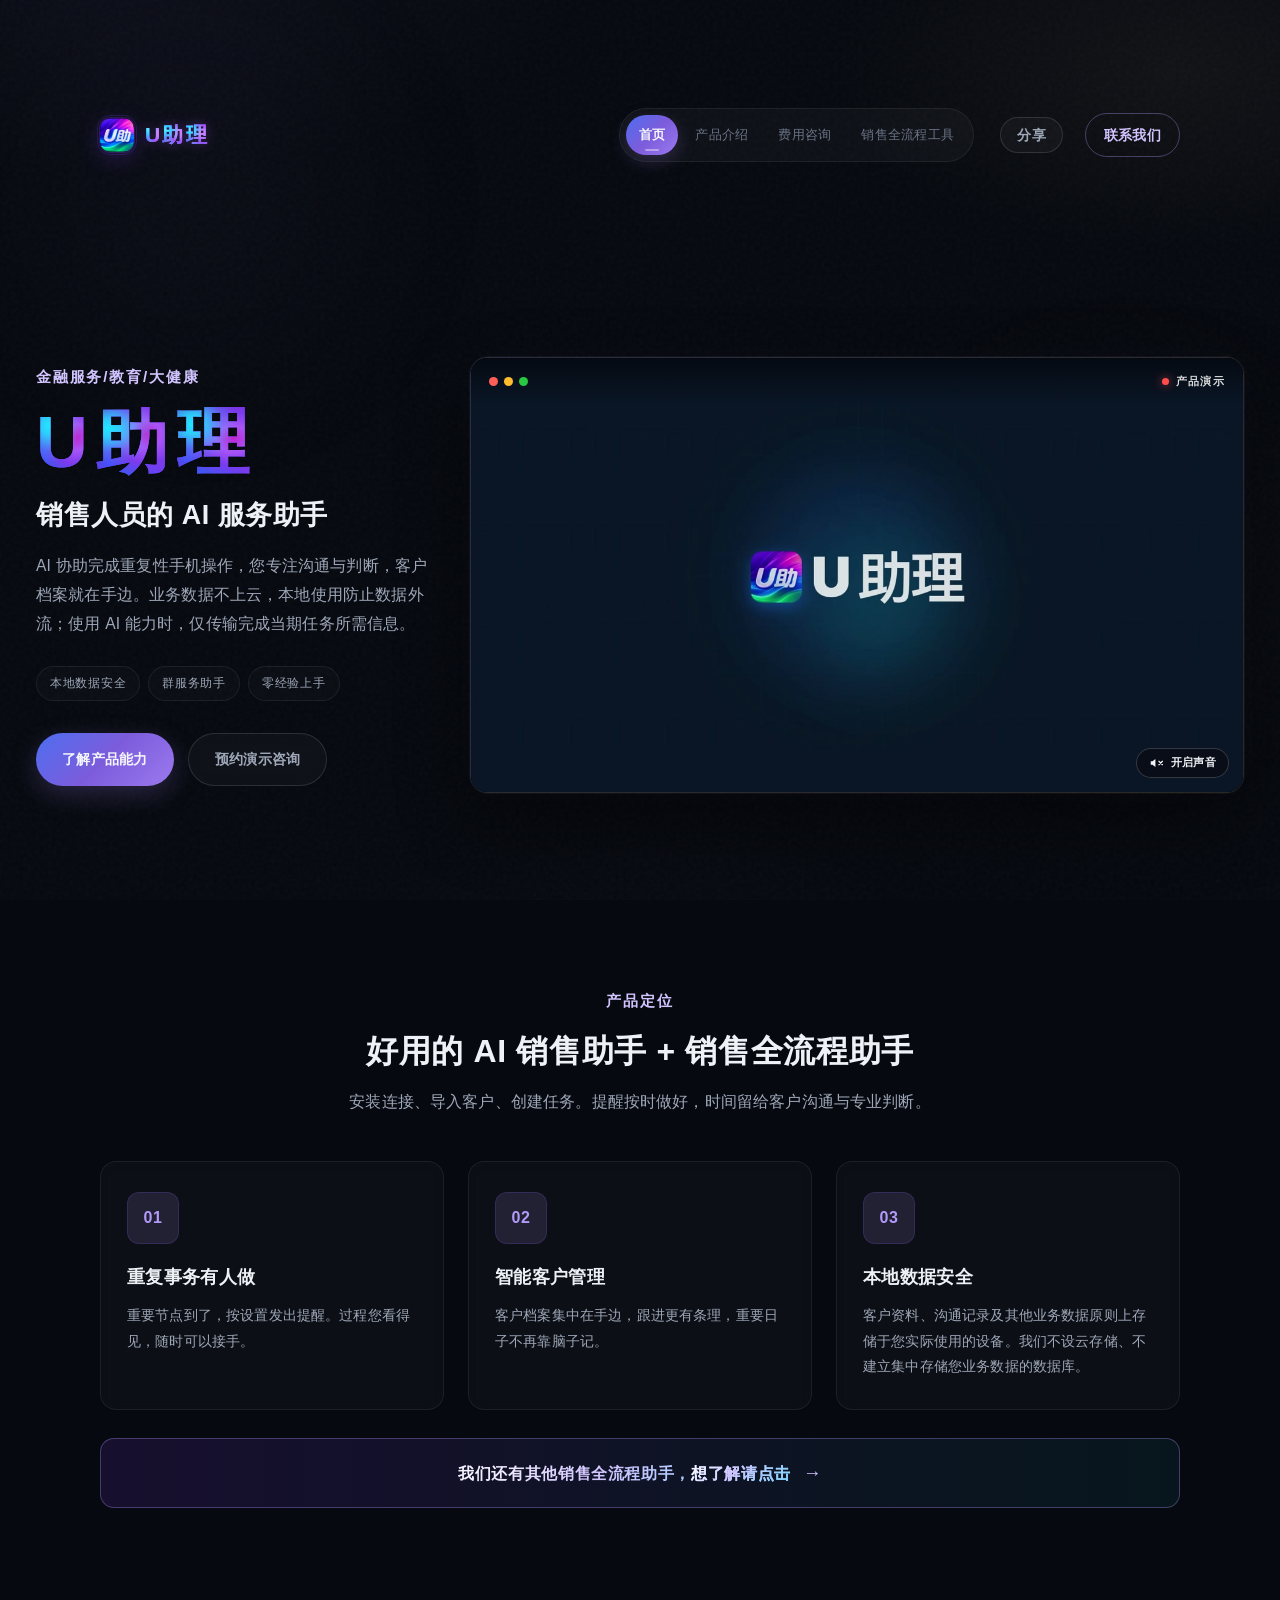
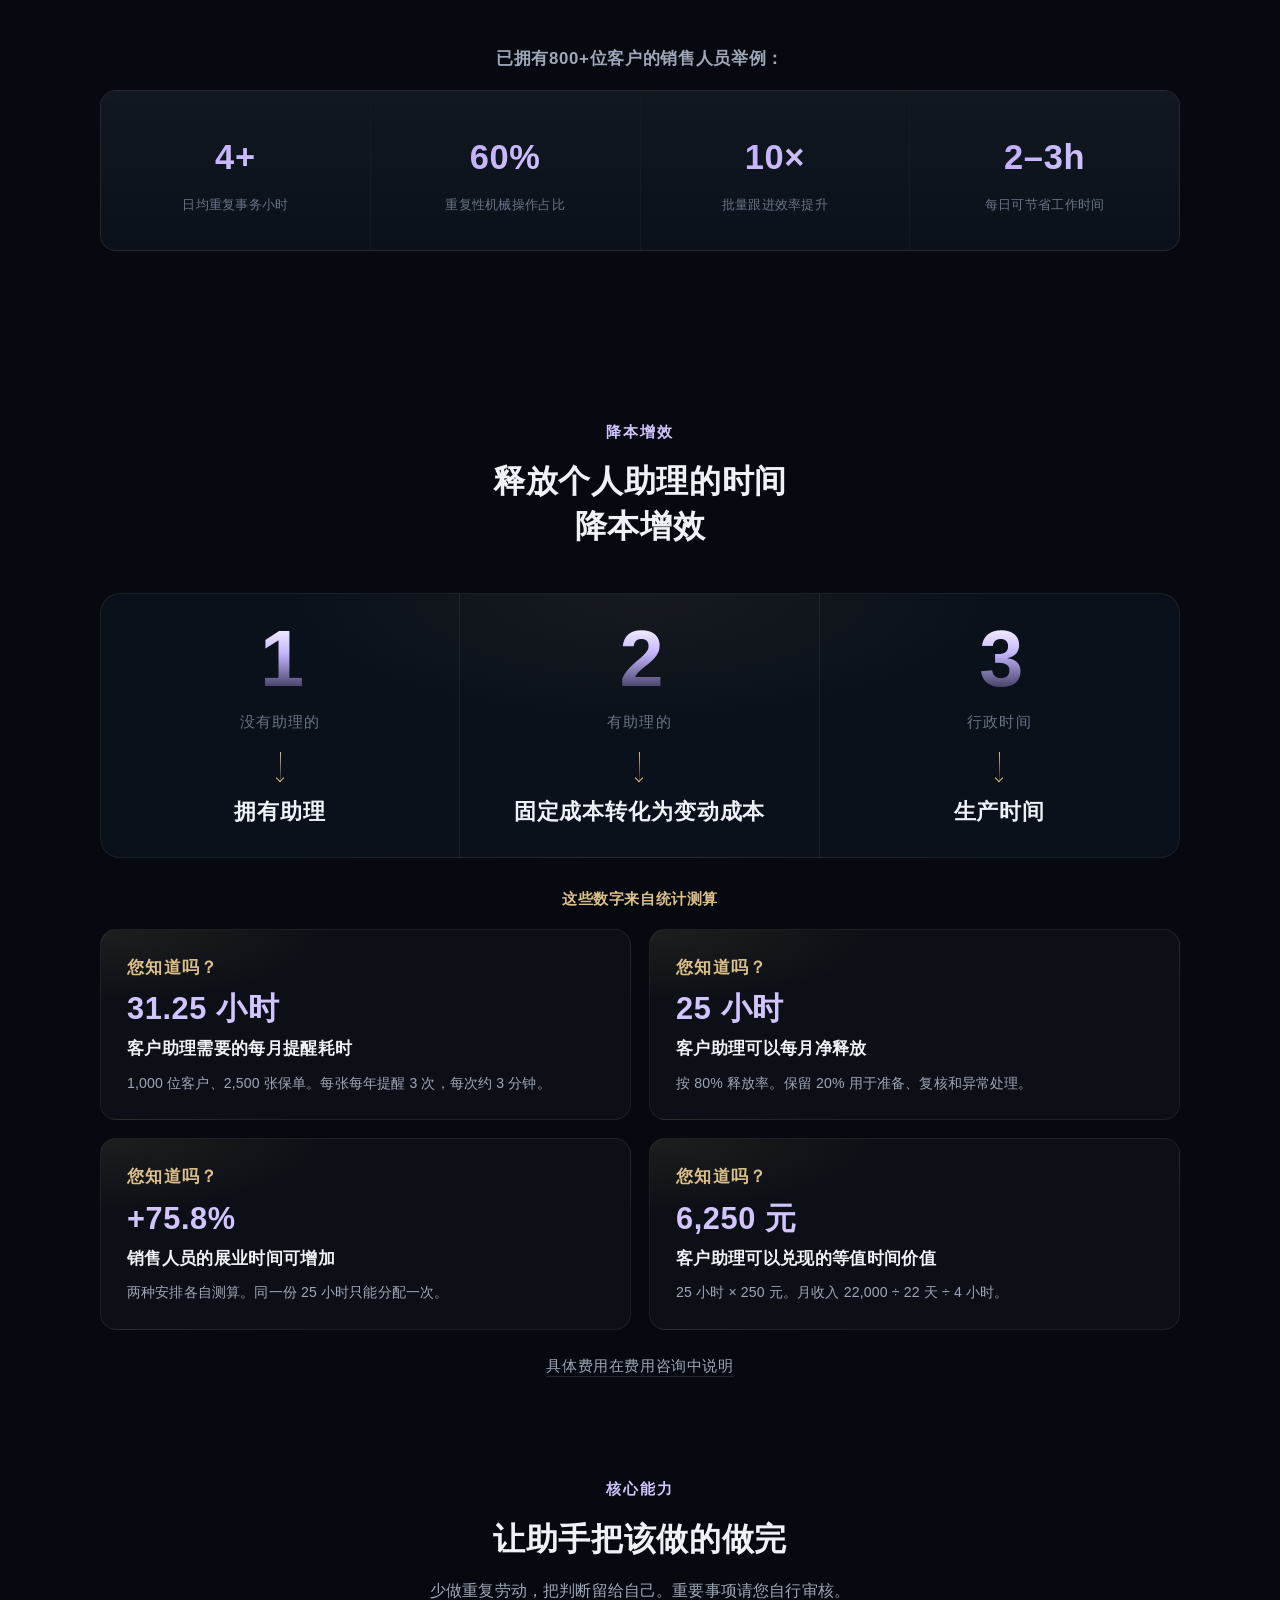
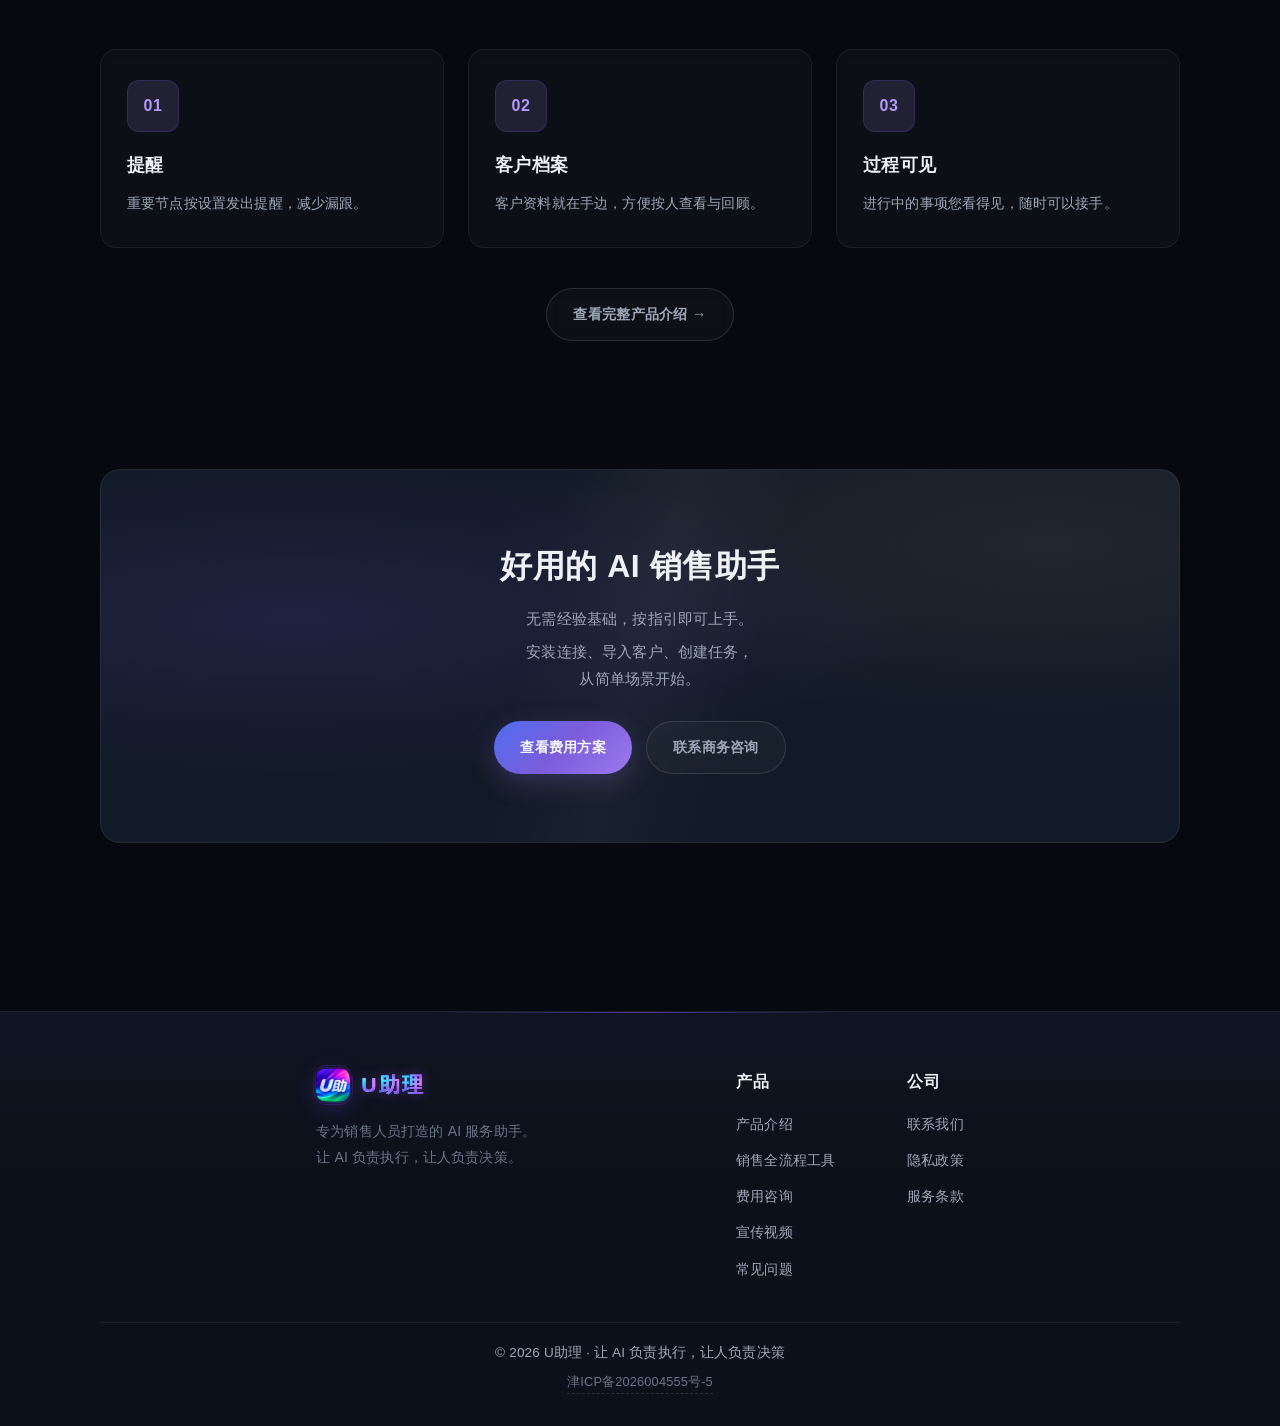
<file: index.html>
<!DOCTYPE html>
<html lang="zh-CN">
<head>
  <meta charset="UTF-8" />
  <meta name="viewport" content="width=device-width, initial-scale=1, viewport-fit=cover" />
  <meta name="format-detection" content="telephone=no, email=no" />
  <title>U助理 — 销售人员的 AI 服务助手</title>
  <meta name="description" content="U助理是专为销售人员打造的 AI 服务助手。" />
  <meta property="og:type" content="website" />
  <meta property="og:site_name" content="U助理" />
  <meta property="og:title" content="U助理 · AI 服务助手" />
  <meta property="og:description" content="U助理是专为销售人员打造的 AI 服务助手。" />
  <meta property="og:image" content="static/share-cover.jpg" />
  <meta itemprop="name" content="U助理 · AI 服务助手" />
  <meta itemprop="description" content="U助理是专为销售人员打造的 AI 服务助手。" />
  <meta itemprop="image" content="static/share-cover.jpg" />
  <script>
    (function () {
      if (/MicroMessenger/i.test(navigator.userAgent || '')) {
        document.documentElement.classList.add('is-wechat');
      }
      var img = new URL('static/share-cover.jpg', location.href).href;
      var pageUrl = location.href.split('#')[0];
      var image = document.querySelector('meta[property="og:image"]');
      var item = document.querySelector('meta[itemprop="image"]');
      if (image) image.setAttribute('content', img);
      if (item) item.setAttribute('content', img);
      var urlMeta = document.querySelector('meta[property="og:url"]');
      if (!urlMeta) {
        urlMeta = document.createElement('meta');
        urlMeta.setAttribute('property', 'og:url');
        document.head.appendChild(urlMeta);
      }
      urlMeta.setAttribute('content', pageUrl);
    })();
  </script>
  <link rel="stylesheet" href="css/style.css?v=m105" />
</head>
<body>
  <div class="bg-mesh" aria-hidden="true"></div>
  <div class="bg-orb bg-orb--a" aria-hidden="true"></div>
  <div class="bg-orb bg-orb--b" aria-hidden="true"></div>
  <div class="bg-noise" aria-hidden="true"></div>

  <header class="site-header">
    <div class="nav-inner">
      <a class="logo" href="about.html">
        <span class="logo-mark">U</span>
        <span class="logo-text"><span class="brand-word" aria-label="U助理"><span class="brand-char">U</span><span class="brand-char">助</span><span class="brand-char">理</span></span></span>
      </a>
      <nav class="nav-links" aria-label="主导航">
        <a href="index.html" class="active">首页</a>
        <a href="product.html">产品介绍</a>
        <a href="pricing.html">费用咨询</a>
        <a href="tools.html">销售全流程工具</a>
      </nav>
      <a class="nav-cta" href="about.html">联系我们</a>
    </div>
    <div class="scroll-progress" aria-hidden="true"></div>
  </header>

  <main>
    <section class="hero-split" aria-label="产品宣传">
      <div class="hero-split__copy">
        <p class="section-label">金融服务/教育/大健康</p>
        <h1 class="hero-brand"><span class="brand-word" aria-label="U助理"><span class="brand-char">U</span><span class="brand-char">助</span><span class="brand-char">理</span></span></h1>
        <p class="hero-title">销售人员的 AI&nbsp;服务助手</p>
        <p class="hero-desc">
          AI&nbsp;协助完成重复性手机操作，您专注沟通与判断，客户档案就在手边。业务数据不上云，本地使用防止数据外流；使用 AI&nbsp;能力时，仅传输完成当期任务所需信息。
        </p>
        <div class="hero-meta">
		  <span>本地数据安全</span>
          <span>群服务助手</span>
          <span>零经验上手</span>
        </div>
        <div class="btn-group">
          <a class="btn btn-primary" href="product.html">了解产品能力</a>
          <a class="btn btn-ghost" href="about.html">预约演示咨询</a>
        </div>
      </div>

      <div class="hero-split__media">
        <div class="video-frame">
          <div class="video-frame__inner">
            <div class="video-frame__chrome">
              <div class="video-dots" aria-hidden="true"><i></i><i></i><i></i></div>
              <span class="video-live">产品演示</span>
            </div>
            <video
              id="hero-video"
              src="static/u_.mp4"
              poster="static/hero-poster.jpg"
              width="1920"
              height="1080"
              autoplay
              muted
              loop
              playsinline
              webkit-playsinline="true"
              x5-playsinline="true"
              x5-video-player-fullscreen="false"
              preload="auto"
            ></video>
            <button type="button" class="video-sound" aria-pressed="false" aria-label="开启声音">
              <svg class="video-sound__muted" viewBox="0 0 24 24" aria-hidden="true">
                <path d="M11 5L6 9H3v6h3l5 4V5z" fill="currentColor"/>
                <path d="M23 9l-6 6M17 9l6 6" stroke="currentColor" stroke-width="2" fill="none" stroke-linecap="round"/>
              </svg>
              <svg class="video-sound__on" viewBox="0 0 24 24" aria-hidden="true">
                <path d="M11 5L6 9H3v6h3l5 4V5z" fill="currentColor"/>
                <path d="M15.5 8.5a5 5 0 010 7M19 6a9 9 0 010 12" stroke="currentColor" stroke-width="2" fill="none" stroke-linecap="round"/>
              </svg>
              <span class="video-sound__text">开启声音</span>
            </button>
          </div>
        </div>
      </div>
    </section>

    <section class="section">
      <div class="container">
        <div class="section-head center reveal">
          <p class="section-label">产品定位</p>
          <h2 class="section-title">好用的 AI 销售助手 + 销售全流程助手</h2>
          <p class="section-desc">
            安装连接、导入客户、创建任务。提醒按时做好，时间留给客户沟通与专业判断。
          </p>
        </div>

        <div class="grid-3">
          <article class="feature-card reveal">
            <div class="feature-icon">01</div>
            <h3>重复事务有人做</h3>
            <p>重要节点到了，按设置发出提醒。过程您看得见，随时可以接手。</p>
          </article>
          <article class="feature-card reveal reveal-delay-1">
            <div class="feature-icon">02</div>
            <h3>智能客户管理</h3>
            <p>客户档案集中在手边，跟进更有条理，重要日子不再靠脑子记。</p>
          </article>
          <article class="feature-card reveal reveal-delay-2">
            <div class="feature-icon">03</div>
            <h3>本地数据安全</h3>
            <p>客户资料、沟通记录及其他业务数据原则上存储于您实际使用的设备。我们不设云存储、不建立集中存储您业务数据的数据库。</p>
          </article>
        </div>
        <a class="tools-entry reveal" href="tools.html">
          <span>我们还有其他销售全流程助手，<span class="tools-entry__go">想了解请点击</span></span>
          <i aria-hidden="true">→</i>
        </a>
      </div>
    </section>

    <section class="section-sm">
      <div class="container">
        <p class="stats-kicker reveal">已拥有800+位客户的销售人员举例：</p>
        <div class="stats reveal">
          <div class="stat">
            <div class="stat-value">4+</div>
            <div class="stat-label">日均重复事务小时</div>
          </div>
          <div class="stat">
            <div class="stat-value">60%</div>
            <div class="stat-label">重复性机械操作占比</div>
          </div>
          <div class="stat">
            <div class="stat-value">10×</div>
            <div class="stat-label">批量跟进效率提升</div>
          </div>
          <div class="stat">
            <div class="stat-value">2–3h</div>
            <div class="stat-label">每日可节省工作时间</div>
          </div>
        </div>
      </div>
    </section>

    <section class="section">
      <div class="container">
        <div class="section-head center reveal">
          <p class="section-label">降本增效</p>
          <h2 class="section-title yield-title">释放个人助理的时间<br>降本增效</h2>
        </div>
        <ol class="yield-shifts reveal">
          <li>
            <span class="yield-shifts__index">1</span>
            <p class="yield-shifts__from">没有助理的</p>
            <span class="yield-shifts__arrow" aria-hidden="true"></span>
            <p class="yield-shifts__to">拥有助理</p>
          </li>
          <li>
            <span class="yield-shifts__index">2</span>
            <p class="yield-shifts__from">有助理的</p>
            <span class="yield-shifts__arrow" aria-hidden="true"></span>
            <p class="yield-shifts__to">固定成本转化为变动成本</p>
          </li>
          <li>
            <span class="yield-shifts__index">3</span>
            <p class="yield-shifts__from">行政时间</p>
            <span class="yield-shifts__arrow" aria-hidden="true"></span>
            <p class="yield-shifts__to">生产时间</p>
          </li>
        </ol>
        <p class="yield-note reveal">这些数字来自统计测算</p>
        <div class="yield-stats reveal">
          <article>
            <p class="yield-stats__ask">您知道吗？</p>
            <b>31.25 小时</b>
            <span>客户助理需要的每月提醒耗时</span>
            <p>1,000 位客户、2,500 张保单。每张每年提醒 3 次，每次约 3 分钟。</p>
          </article>
          <article>
            <p class="yield-stats__ask">您知道吗？</p>
            <b>25 小时</b>
            <span>客户助理可以每月净释放</span>
            <p>按 80% 释放率。保留 20% 用于准备、复核和异常处理。</p>
          </article>
          <article>
            <p class="yield-stats__ask">您知道吗？</p>
            <b>+75.8%</b>
            <span>销售人员的展业时间可增加</span>
            <p>两种安排各自测算。同一份 25 小时只能分配一次。</p>
          </article>
          <article>
            <p class="yield-stats__ask">您知道吗？</p>
            <b>6,250 元</b>
            <span>客户助理可以兑现的等值时间价值</span>
            <p>25 小时 × 250 元。月收入 22,000 ÷ 22 天 ÷ 4 小时。</p>
          </article>
        </div>
        <p class="yield-more reveal"><a href="pricing.html">具体费用在费用咨询中说明</a></p>
      </div>
    </section>

    <section class="section" style="padding-top: 0;">
      <div class="container">
        <div class="section-head center reveal">
          <p class="section-label">核心能力</p>
          <h2 class="section-title">让助手把该做的做完</h2>
          <p class="section-desc">少做重复劳动，把判断留给自己。<span class="m-break"></span>重要事项请您自行审核。</p>
        </div>
        <div class="grid-3">
          <article class="feature-card reveal">
            <div class="feature-icon">01</div>
            <h3>提醒</h3>
            <p>重要节点按设置发出提醒，减少漏跟。</p>
          </article>
          <article class="feature-card reveal reveal-delay-1">
            <div class="feature-icon">02</div>
            <h3>客户档案</h3>
            <p>客户资料就在手边，方便按人查看与回顾。</p>
          </article>
          <article class="feature-card reveal reveal-delay-2">
            <div class="feature-icon">03</div>
            <h3>过程可见</h3>
            <p>进行中的事项您看得见，随时可以接手。</p>
          </article>
        </div>
        <div class="section-link reveal">
          <a class="btn btn-ghost" href="product.html">查看完整产品介绍 →</a>
        </div>
      </div>
    </section>

    <section class="section" style="padding-top: 0;">
      <div class="container">
        <div class="cta-band reveal">
          <h2>好用的 AI 销售助手</h2>
          <p class="cta-lines">
            <span>无需经验基础，按指引即可上手。</span>
            <span>安装连接、导入客户、创建任务，<span class="m-break"></span>从简单场景开始。</span>
          </p>
          <div class="btn-group">
            <a class="btn btn-primary" href="pricing.html">查看费用方案</a>
            <a class="btn btn-ghost" href="about.html">联系商务咨询</a>
          </div>
        </div>
      </div>
    </section>
  </main>

  <footer class="site-footer">
    <div class="container">
      <div class="footer-main">
        <div class="footer-brand">
          <a class="logo" href="about.html">
            <span class="logo-mark">U</span>
            <span class="logo-text"><span class="brand-word" aria-label="U助理"><span class="brand-char">U</span><span class="brand-char">助</span><span class="brand-char">理</span></span></span>
          </a>
          <p>专为销售人员打造的 AI 服务助手。<br />让 AI 负责执行，让人负责决策。</p>
        </div>
        <div class="footer-links">
          <div class="footer-col">
            <h4>产品</h4>
            <a href="product.html">产品介绍</a>
            <a href="tools.html">销售全流程工具</a>
            <a href="pricing.html">费用咨询</a>
            <a href="index.html">宣传视频</a>
            <a href="product.html#faq">常见问题</a>
          </div>
          <div class="footer-col">
            <h4>公司</h4>
            <a href="about.html">联系我们</a>
            <a href="privacy.html">隐私政策</a>
            <a href="terms.html">服务条款</a>
          </div>
        </div>
      </div>
      <div class="footer-legal">
        <div class="footer-legal-left">
          <p class="footer-copyright">© 2026 U助理 · 让 AI 负责执行，让人负责决策</p>
          <p class="footer-icp">
            <a href="https://beian.miit.gov.cn/" target="_blank" rel="noopener noreferrer">津ICP备2026004555号-5</a>
          </p>
        </div>
      </div>
    </div>
  </footer>

<button type="button" class="back-top" aria-label="回到顶部" title="回到顶部">
    <span class="back-top__ring" aria-hidden="true"></span>
    <svg viewBox="0 0 24 24" aria-hidden="true">
      <path d="M12 19V5"></path>
      <path d="M5 12l7-7 7 7"></path>
    </svg>
  </button>

  <script src="js/main.js?v=m22"></script>
</body>
</html>
</file>
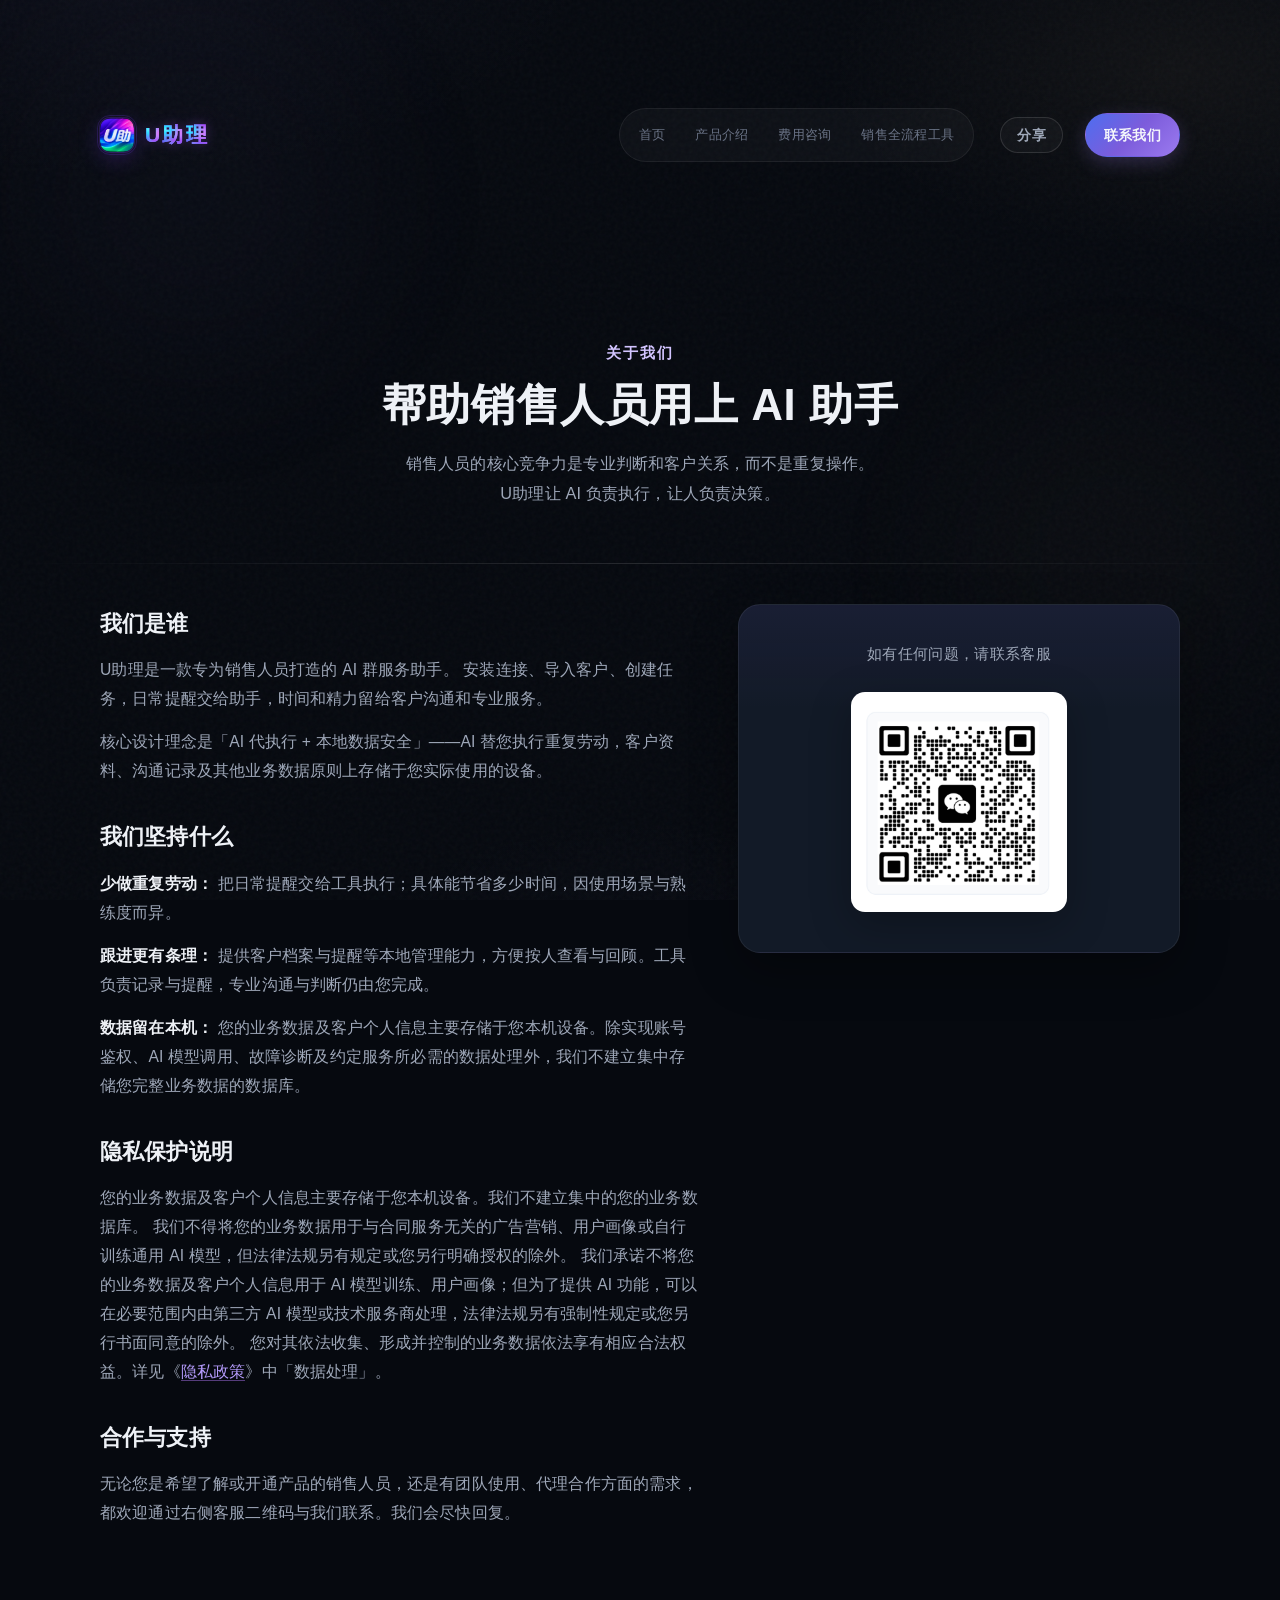
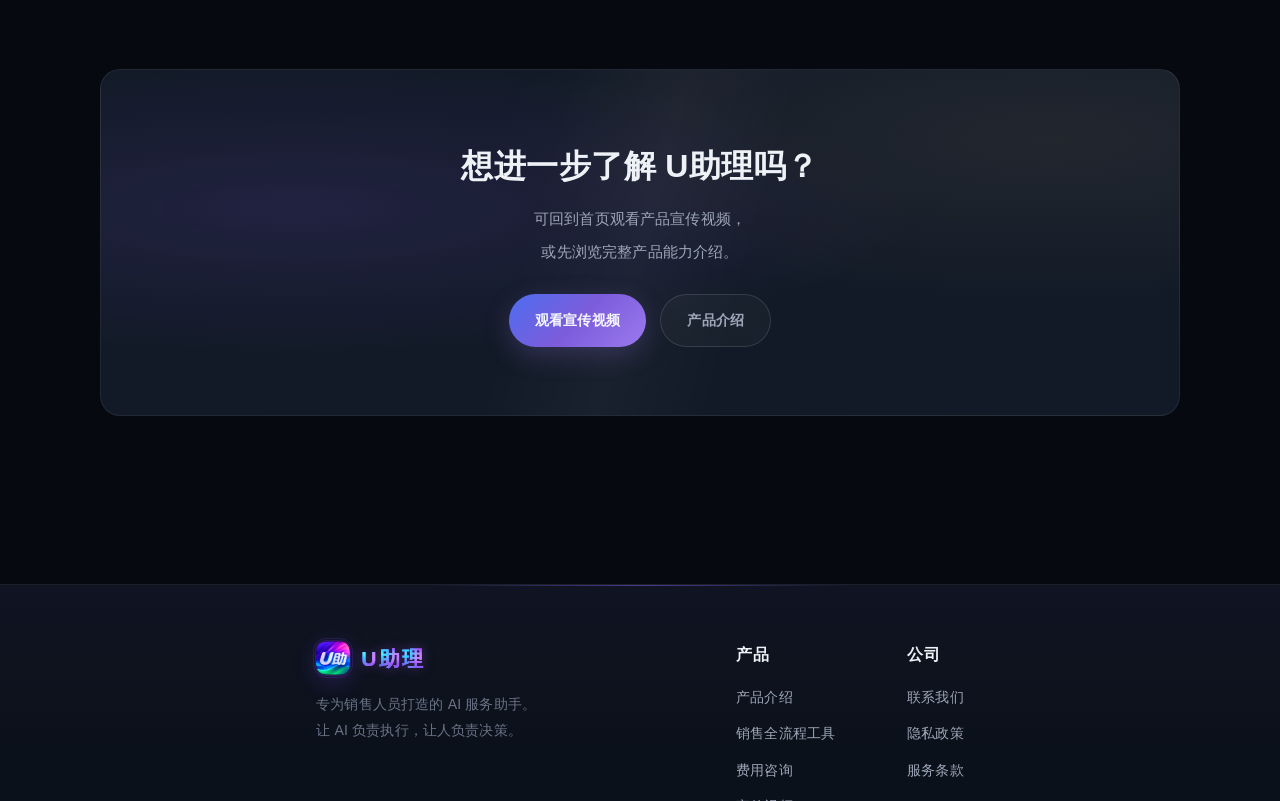
<file: about.html>
<!DOCTYPE html>
<html lang="zh-CN">
<head>
  <meta charset="UTF-8" />
  <meta name="viewport" content="width=device-width, initial-scale=1, viewport-fit=cover" />
  <meta name="format-detection" content="telephone=no, email=no" />
  <title>联系我们 — U助理</title>
  <meta name="description" content="了解 U助理 产品理念与联系方式。扫码添加客服微信，咨询演示与开通。" />
  <meta property="og:type" content="website" />
  <meta property="og:site_name" content="U助理" />
  <meta property="og:title" content="联系我们 — U助理" />
  <meta property="og:description" content="了解 U助理 产品理念与联系方式。扫码添加客服微信，咨询演示与开通。" />
  <meta property="og:image" content="static/share-cover.jpg" />
  <meta itemprop="name" content="联系我们 — U助理" />
  <meta itemprop="description" content="了解 U助理 产品理念与联系方式。扫码添加客服微信，咨询演示与开通。" />
  <meta itemprop="image" content="static/share-cover.jpg" />
  <script>
    (function () {
      var img = new URL('static/share-cover.jpg', location.href).href;
      var pageUrl = location.href.split('#')[0];
      var image = document.querySelector('meta[property="og:image"]');
      var item = document.querySelector('meta[itemprop="image"]');
      if (image) image.setAttribute('content', img);
      if (item) item.setAttribute('content', img);
      var urlMeta = document.querySelector('meta[property="og:url"]');
      if (!urlMeta) {
        urlMeta = document.createElement('meta');
        urlMeta.setAttribute('property', 'og:url');
        document.head.appendChild(urlMeta);
      }
      urlMeta.setAttribute('content', pageUrl);
    })();
  </script>
  <link rel="stylesheet" href="css/style.css?v=m100" />
</head>
<body>
  <div class="bg-mesh" aria-hidden="true"></div>
  <div class="bg-orb bg-orb--a" aria-hidden="true"></div>
  <div class="bg-orb bg-orb--b" aria-hidden="true"></div>
  <div class="bg-noise" aria-hidden="true"></div>

  <header class="site-header">
    <div class="nav-inner">
      <a class="logo" href="about.html">
        <span class="logo-mark">U</span>
        <span class="logo-text"><span class="brand-word" aria-label="U助理"><span class="brand-char">U</span><span class="brand-char">助</span><span class="brand-char">理</span></span></span>
      </a>
      <nav class="nav-links" aria-label="主导航">
        <a href="index.html">首页</a>
        <a href="product.html">产品介绍</a>
        <a href="pricing.html">费用咨询</a>
        <a href="tools.html">销售全流程工具</a>
      </nav>
      <a class="nav-cta active" href="about.html">联系我们</a>
    </div>
    <div class="scroll-progress" aria-hidden="true"></div>
  </header>

  <main>
    <section class="page-hero">
      <div class="container">
        <p class="section-label">关于我们</p>
        <h1>帮助销售人员用上 AI 助手</h1>
        <p class="page-hero__desc">
          销售人员的核心竞争力是专业判断和客户关系，<span class="m-break"></span>而不是重复操作。<br />
          U助理让 AI 负责执行，让人负责决策。
        </p>
      </div>
    </section>

    <section class="section" style="padding-top: 40px;" id="about">
      <div class="container">
        <div class="about-grid">
          <div class="about-prose reveal">
            <h2>我们是谁</h2>
            <p>
              U助理是一款专为销售人员打造的 AI 群服务助手。
              安装连接、导入客户、创建任务，日常提醒交给助手，时间和精力留给客户沟通和专业服务。
            </p>
            <p>
              核心设计理念是「AI 代执行 + 本地数据安全」——AI 替您执行重复劳动，客户资料、沟通记录及其他业务数据原则上存储于您实际使用的设备。
            </p>

            <h2>我们坚持什么</h2>
            <p>
              <strong style="color:var(--text)">少做重复劳动：</strong>
              把日常提醒交给工具执行；具体能节省多少时间，因使用场景与熟练度而异。
            </p>
            <p>
              <strong style="color:var(--text)">跟进更有条理：</strong>
              提供客户档案与提醒等本地管理能力，方便按人查看与回顾。工具负责记录与提醒，专业沟通与判断仍由您完成。
            </p>
            <p>
              <strong style="color:var(--text)">数据留在本机：</strong>
              您的业务数据及客户个人信息主要存储于您本机设备。除实现账号鉴权、AI 模型调用、故障诊断及约定服务所必需的数据处理外，我们不建立集中存储您完整业务数据的数据库。
            </p>

            <h2>隐私保护说明</h2>
            <p>
              您的业务数据及客户个人信息主要存储于您本机设备。我们不建立集中的您的业务数据库。
              我们不得将您的业务数据用于与合同服务无关的广告营销、用户画像或自行训练通用 AI 模型，但法律法规另有规定或您另行明确授权的除外。
              我们承诺不将您的业务数据及客户个人信息用于 AI 模型训练、用户画像；但为了提供 AI 功能，可以在必要范围内由第三方 AI 模型或技术服务商处理，法律法规另有强制性规定或您另行书面同意的除外。
              您对其依法收集、形成并控制的业务数据依法享有相应合法权益。详见《<a href="privacy.html#ai">隐私政策</a>》中「数据处理」。
            </p>

            <h2>合作与支持</h2>
            <p>
              无论您是希望了解或开通产品的销售人员，还是有团队使用、代理合作方面的需求，
              都欢迎通过右侧客服二维码与我们联系。我们会尽快回复。
            </p>
          </div>

          <aside class="contact-panel reveal reveal-delay-1">
            <p class="contact-panel__tip">如有任何问题，请联系客服</p>
            <div class="qr-wrap">
              <img src="static/kefu.png" alt="U助理客服微信二维码" width="200" height="204" />
            </div>
          </aside>
        </div>
      </div>
    </section>

    <section class="section" style="padding-top: 0;">
      <div class="container">
        <div class="cta-band reveal">
          <h2>想进一步了解 U助理吗？</h2>
          <p class="cta-lines">
            <span>可回到首页观看产品宣传视频，</span>
            <span>或先浏览完整产品能力介绍。</span>
          </p>
          <div class="btn-group">
            <a class="btn btn-primary" href="index.html">观看宣传视频</a>
            <a class="btn btn-ghost" href="product.html">产品介绍</a>
          </div>
        </div>
      </div>
    </section>
  </main>

<footer class="site-footer">
    <div class="container">
      <div class="footer-main">
        <div class="footer-brand">
          <a class="logo" href="about.html">
            <span class="logo-mark">U</span>
            <span class="logo-text"><span class="brand-word" aria-label="U助理"><span class="brand-char">U</span><span class="brand-char">助</span><span class="brand-char">理</span></span></span>
          </a>
          <p>专为销售人员打造的 AI 服务助手。<br />让 AI 负责执行，让人负责决策。</p>
        </div>
        <div class="footer-links">
          <div class="footer-col">
            <h4>产品</h4>
            <a href="product.html">产品介绍</a>
            <a href="tools.html">销售全流程工具</a>
            <a href="pricing.html">费用咨询</a>
            <a href="index.html">宣传视频</a>
            <a href="product.html#faq">常见问题</a>
          </div>
          <div class="footer-col">
            <h4>公司</h4>
            <a href="about.html">联系我们</a>
            <a href="privacy.html">隐私政策</a>
            <a href="terms.html">服务条款</a>
          </div>
        </div>
      </div>
      <div class="footer-legal">
        <div class="footer-legal-left">
          <p class="footer-copyright">© 2026 U助理 · 让 AI 负责执行，让人负责决策</p>
          <p class="footer-icp">
            <a href="https://beian.miit.gov.cn/" target="_blank" rel="noopener noreferrer">津ICP备2026004555号-5</a>
          </p>
        </div>
      </div>
    </div>
  </footer>

<button type="button" class="back-top" aria-label="回到顶部" title="回到顶部">
    <span class="back-top__ring" aria-hidden="true"></span>
    <svg viewBox="0 0 24 24" aria-hidden="true">
      <path d="M12 19V5"></path>
      <path d="M5 12l7-7 7 7"></path>
    </svg>
  </button>

  <script src="js/main.js?v=m17"></script>
</body>
</html>
</file>
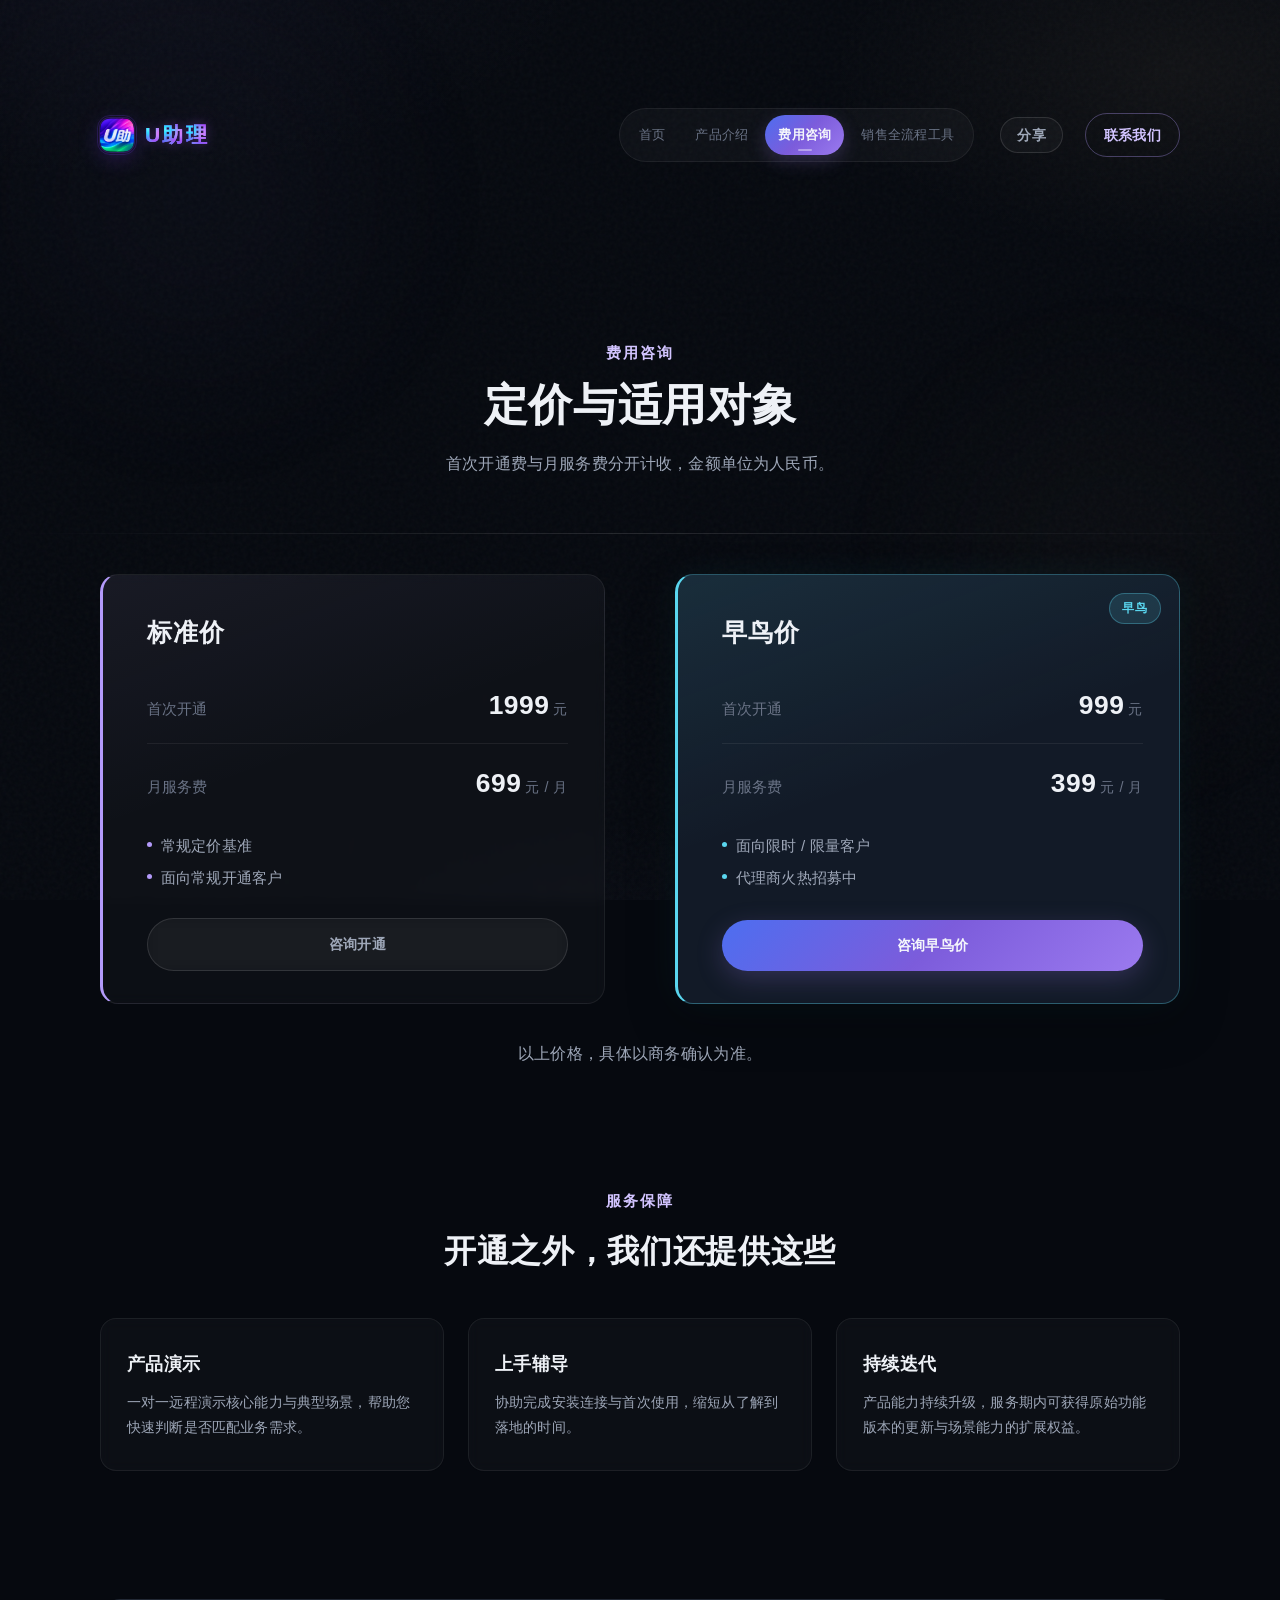
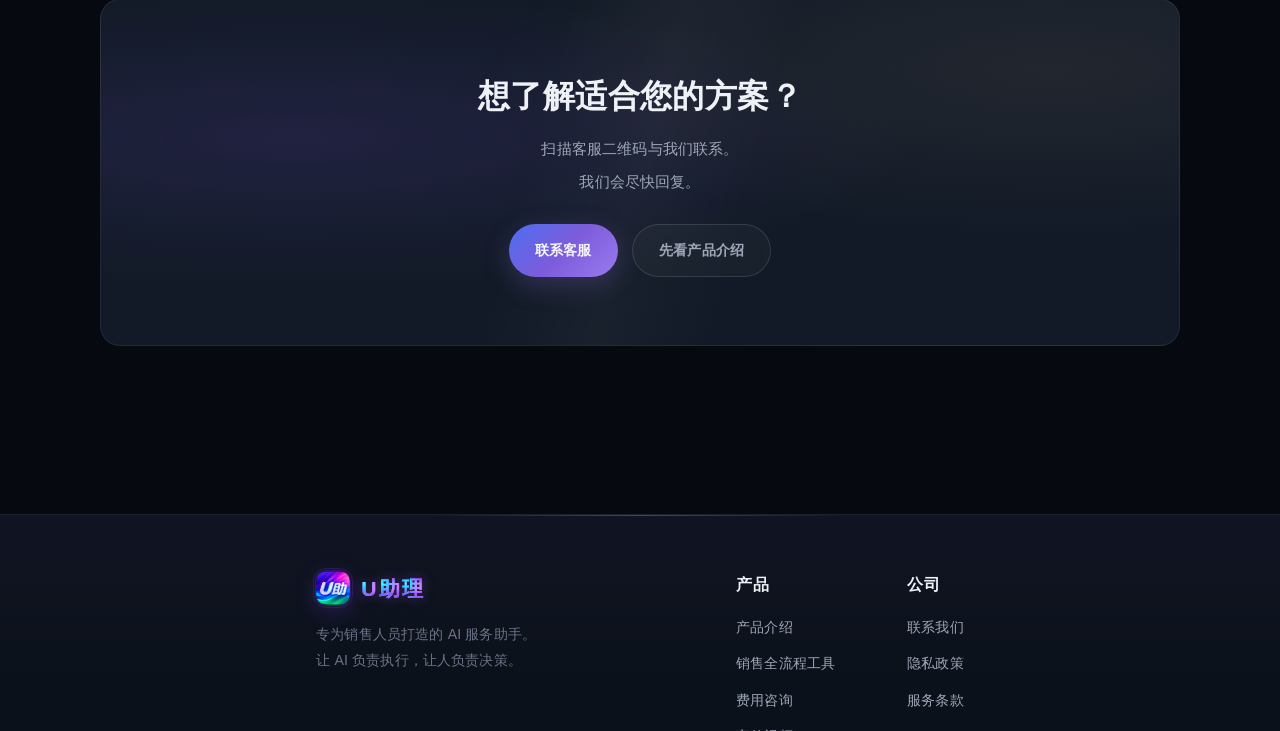
<file: pricing.html>
<!DOCTYPE html>
<html lang="zh-CN">
<head>
  <meta charset="UTF-8" />
  <meta name="viewport" content="width=device-width, initial-scale=1, viewport-fit=cover" />
  <meta name="format-detection" content="telephone=no, email=no" />
  <title>费用咨询 — U助理</title>
  <meta name="description" content="U助理标准价与早鸟价：首次开通费与月服务费分开计收，金额单位为人民币。" />
  <meta property="og:type" content="website" />
  <meta property="og:site_name" content="U助理" />
  <meta property="og:title" content="费用咨询 — U助理" />
  <meta property="og:description" content="U助理标准价与早鸟价：首次开通费与月服务费分开计收，金额单位为人民币。" />
  <meta property="og:image" content="static/share-cover.jpg" />
  <meta itemprop="name" content="费用咨询 — U助理" />
  <meta itemprop="description" content="U助理标准价与早鸟价：首次开通费与月服务费分开计收，金额单位为人民币。" />
  <meta itemprop="image" content="static/share-cover.jpg" />
  <script>
    (function () {
      var img = new URL('static/share-cover.jpg', location.href).href;
      var pageUrl = location.href.split('#')[0];
      var image = document.querySelector('meta[property="og:image"]');
      var item = document.querySelector('meta[itemprop="image"]');
      if (image) image.setAttribute('content', img);
      if (item) item.setAttribute('content', img);
      var urlMeta = document.querySelector('meta[property="og:url"]');
      if (!urlMeta) {
        urlMeta = document.createElement('meta');
        urlMeta.setAttribute('property', 'og:url');
        document.head.appendChild(urlMeta);
      }
      urlMeta.setAttribute('content', pageUrl);
    })();
  </script>
  <link rel="stylesheet" href="css/style.css?v=m100" />
</head>
<body>
  <div class="bg-mesh" aria-hidden="true"></div>
  <div class="bg-orb bg-orb--a" aria-hidden="true"></div>
  <div class="bg-orb bg-orb--b" aria-hidden="true"></div>
  <div class="bg-noise" aria-hidden="true"></div>

  <header class="site-header">
    <div class="nav-inner">
      <a class="logo" href="about.html">
        <span class="logo-mark">U</span>
        <span class="logo-text"><span class="brand-word" aria-label="U助理"><span class="brand-char">U</span><span class="brand-char">助</span><span class="brand-char">理</span></span></span>
      </a>
      <nav class="nav-links" aria-label="主导航">
        <a href="index.html">首页</a>
        <a href="product.html">产品介绍</a>
        <a href="pricing.html" class="active">费用咨询</a>
        <a href="tools.html">销售全流程工具</a>
      </nav>
      <a class="nav-cta" href="about.html">联系我们</a>
    </div>
    <div class="scroll-progress" aria-hidden="true"></div>
  </header>

  <main>
    <section class="page-hero">
      <div class="container">
        <p class="section-label">费用咨询</p>
        <h1>定价与适用对象</h1>
        <p class="page-hero__desc">
          首次开通费与月服务费分开计收，金额单位为人民币。
        </p>
      </div>
    </section>

    <section class="section" style="padding-top: 40px;">
      <div class="container">
        <div class="plan-grid">
          <article class="plan-card plan-card--standard reveal">
            <h3>标准价</h3>
            <ul class="plan-fees">
              <li><span>首次开通</span><strong>1999<span>元</span></strong></li>
              <li><span>月服务费</span><strong>699<span>元 / 月</span></strong></li>
            </ul>
            <ul class="plan-notes">
              <li>常规定价基准</li>
              <li>面向常规开通客户</li>
            </ul>
            <a class="btn btn-ghost" href="about.html">咨询开通</a>
          </article>

          <article class="plan-card plan-card--early reveal reveal-delay-1">
            <span class="plan-badge">早鸟</span>
            <h3>早鸟价</h3>
            <ul class="plan-fees">
              <li><span>首次开通</span><strong>999<span>元</span></strong></li>
              <li><span>月服务费</span><strong>399<span>元 / 月</span></strong></li>
            </ul>
            <ul class="plan-notes">
              <li>面向限时 / 限量客户</li>
              <li>代理商火热招募中</li>
            </ul>
            <a class="btn btn-primary" href="about.html">咨询早鸟价</a>
          </article>
        </div>

        <p class="plan-foot reveal">以上价格，具体以商务确认为准。</p>
      </div>
    </section>

    <section class="section" style="padding-top: 24px;">
      <div class="container">
        <div class="section-head center reveal">
          <p class="section-label">服务保障</p>
          <h2 class="section-title">开通之外，我们还提供这些</h2>
        </div>
        <div class="grid-3">
          <article class="feature-card reveal">
            <h3>产品演示</h3>
            <p>一对一远程演示核心能力与典型场景，帮助您快速判断是否匹配业务需求。</p>
          </article>
          <article class="feature-card reveal reveal-delay-1">
            <h3>上手辅导</h3>
            <p>协助完成安装连接与首次使用，缩短从了解到落地的时间。</p>
          </article>
          <article class="feature-card reveal reveal-delay-2">
            <h3>持续迭代</h3>
            <p>产品能力持续升级，服务期内可获得原始功能版本的更新与场景能力的扩展权益。</p>
          </article>
        </div>
      </div>
    </section>

    <section class="section" style="padding-top: 0;">
      <div class="container">
        <div class="cta-band reveal">
          <h2>想了解适合您的方案？</h2>
          <p class="cta-lines">
            <span>扫描客服二维码与我们联系。</span>
            <span>我们会尽快回复。</span>
          </p>
          <div class="btn-group">
            <a class="btn btn-primary" href="about.html">联系客服</a>
            <a class="btn btn-ghost" href="product.html">先看产品介绍</a>
          </div>
        </div>
      </div>
    </section>
  </main>

  <footer class="site-footer">
    <div class="container">
      <div class="footer-main">
        <div class="footer-brand">
          <a class="logo" href="about.html">
            <span class="logo-mark">U</span>
            <span class="logo-text"><span class="brand-word" aria-label="U助理"><span class="brand-char">U</span><span class="brand-char">助</span><span class="brand-char">理</span></span></span>
          </a>
          <p>专为销售人员打造的 AI 服务助手。<br />让 AI 负责执行，让人负责决策。</p>
        </div>
        <div class="footer-links">
          <div class="footer-col">
            <h4>产品</h4>
            <a href="product.html">产品介绍</a>
            <a href="tools.html">销售全流程工具</a>
            <a href="pricing.html">费用咨询</a>
            <a href="index.html">宣传视频</a>
            <a href="product.html#faq">常见问题</a>
          </div>
          <div class="footer-col">
            <h4>公司</h4>
            <a href="about.html">联系我们</a>
            <a href="privacy.html">隐私政策</a>
            <a href="terms.html">服务条款</a>
          </div>
        </div>
      </div>
      <div class="footer-legal">
        <div class="footer-legal-left">
          <p class="footer-copyright">© 2026 U助理 · 让 AI 负责执行，让人负责决策</p>
          <p class="footer-icp">
            <a href="https://beian.miit.gov.cn/" target="_blank" rel="noopener noreferrer">津ICP备2026004555号-5</a>
          </p>
        </div>
      </div>
    </div>
  </footer>

  <button type="button" class="back-top" aria-label="回到顶部" title="回到顶部">
    <span class="back-top__ring" aria-hidden="true"></span>
    <svg viewBox="0 0 24 24" aria-hidden="true">
      <path d="M12 19V5"></path>
      <path d="M5 12l7-7 7 7"></path>
    </svg>
  </button>

  <script src="js/main.js?v=m17"></script>
</body>
</html>
</file>
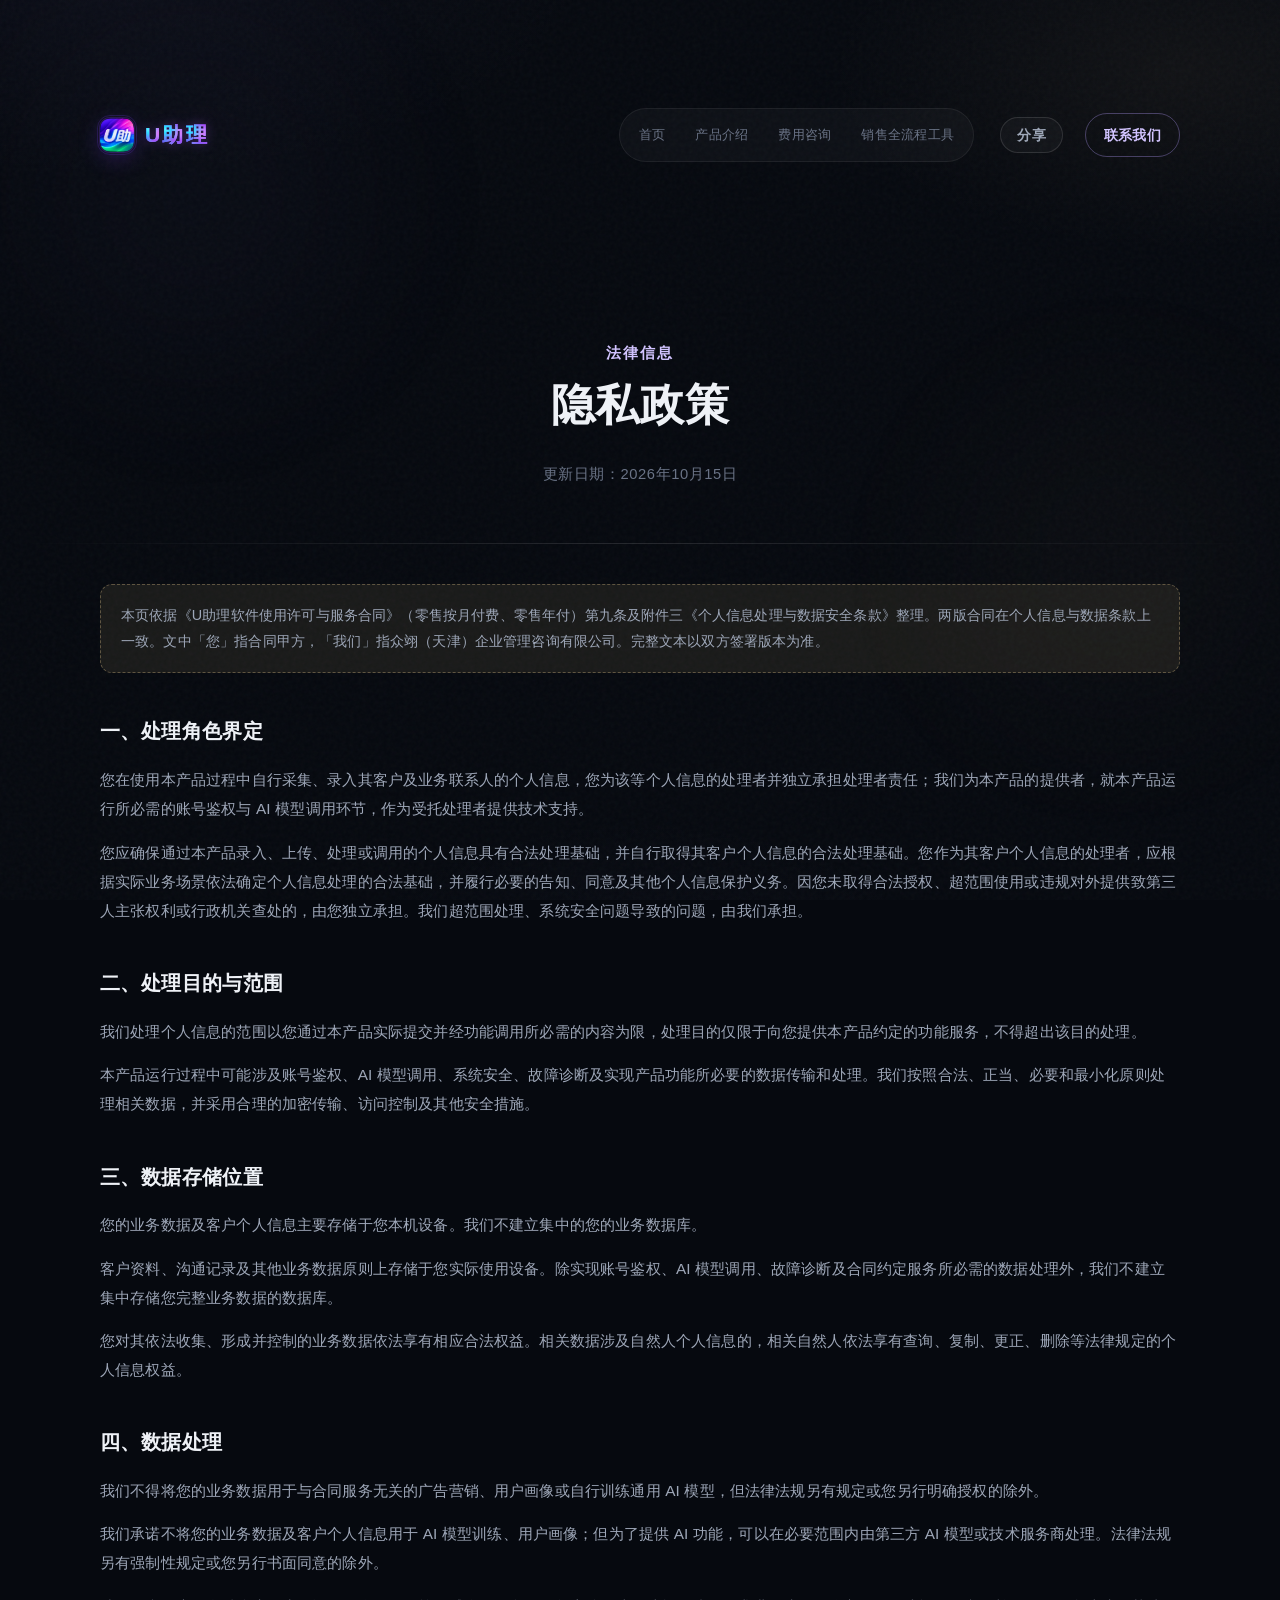
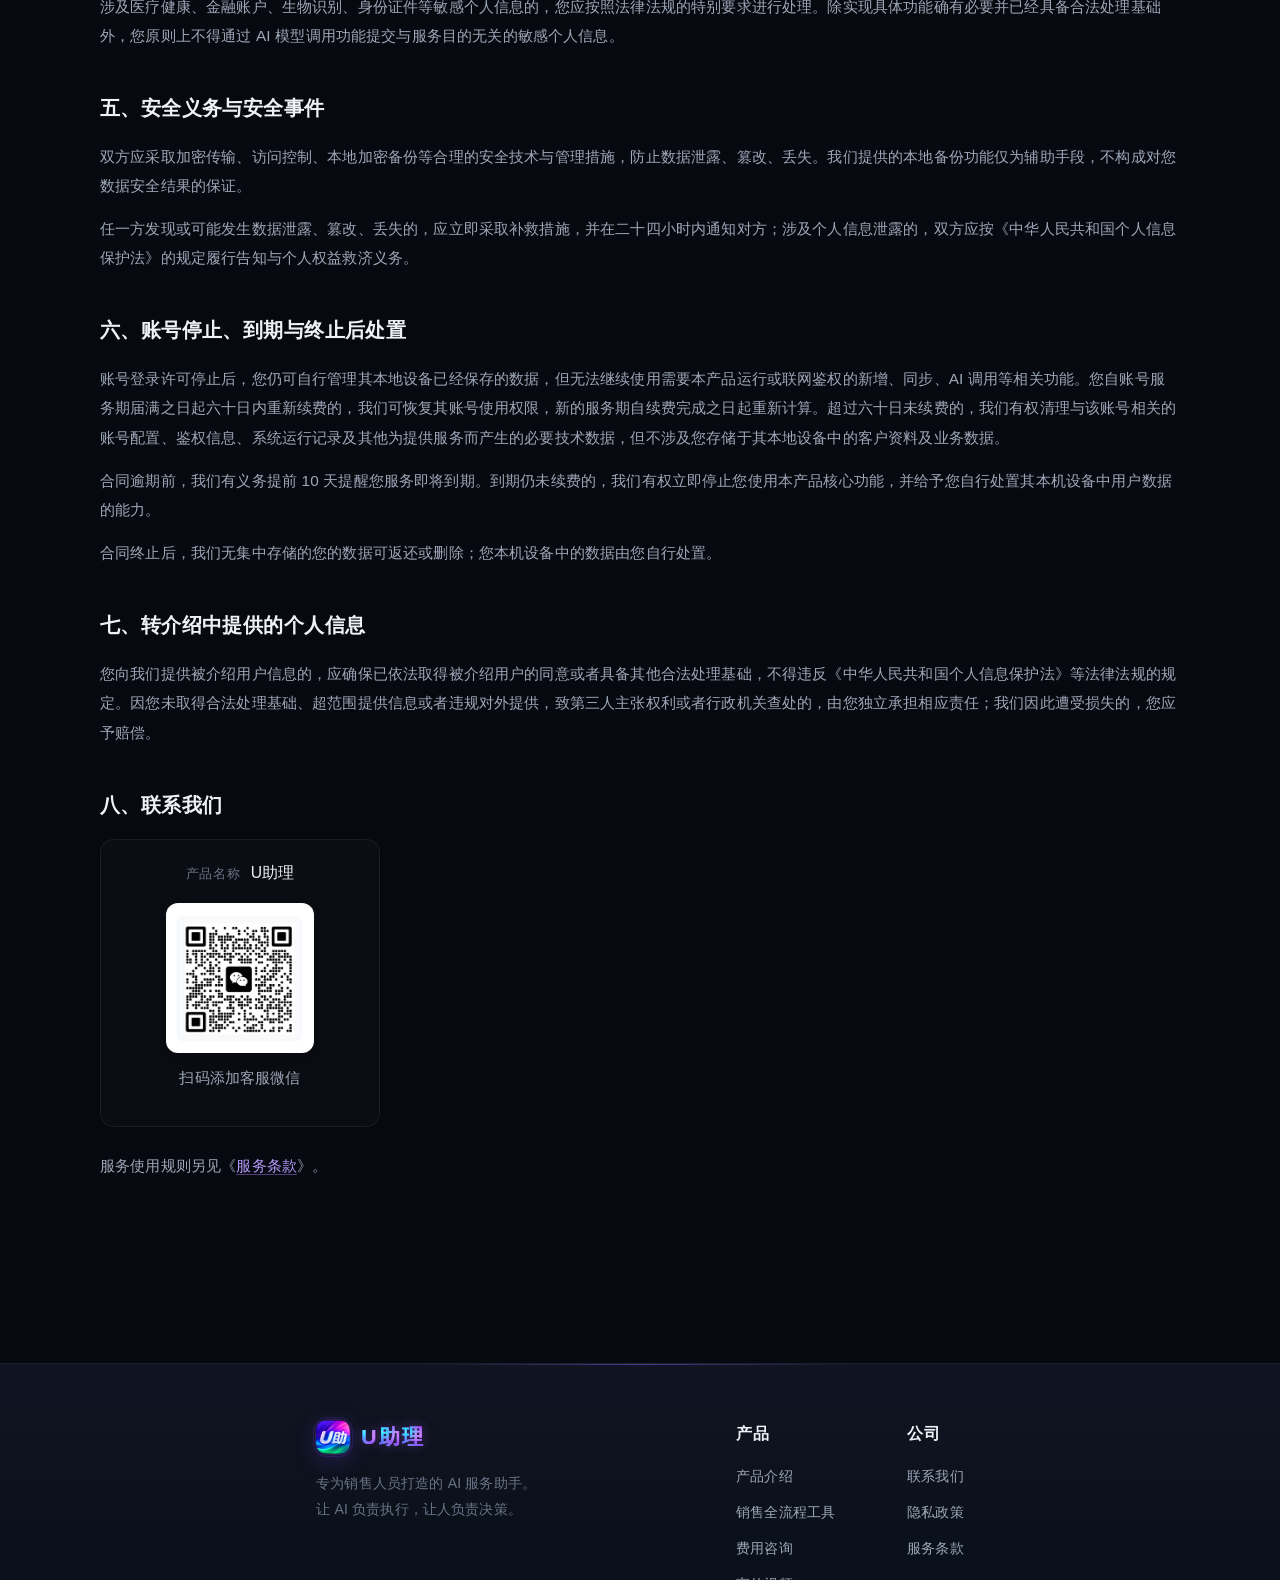
<file: privacy.html>
<!DOCTYPE html>
<html lang="zh-CN">
<head>
  <meta charset="UTF-8" />
  <meta name="viewport" content="width=device-width, initial-scale=1, viewport-fit=cover" />
  <meta name="format-detection" content="telephone=no, email=no" />
  <title>隐私政策 — U助理</title>
  <meta name="description" content="U助理隐私政策：说明众翊（天津）企业管理咨询有限公司如何处理个人信息。" />
  <meta property="og:type" content="website" />
  <meta property="og:site_name" content="U助理" />
  <meta property="og:title" content="隐私政策 — U助理" />
  <meta property="og:description" content="U助理隐私政策：说明众翊（天津）企业管理咨询有限公司如何处理个人信息。" />
  <meta property="og:image" content="static/share-cover.jpg" />
  <meta itemprop="name" content="隐私政策 — U助理" />
  <meta itemprop="description" content="U助理隐私政策：说明众翊（天津）企业管理咨询有限公司如何处理个人信息。" />
  <meta itemprop="image" content="static/share-cover.jpg" />
  <script>
    (function () {
      var img = new URL('static/share-cover.jpg', location.href).href;
      var pageUrl = location.href.split('#')[0];
      var image = document.querySelector('meta[property="og:image"]');
      var item = document.querySelector('meta[itemprop="image"]');
      if (image) image.setAttribute('content', img);
      if (item) item.setAttribute('content', img);
      var urlMeta = document.querySelector('meta[property="og:url"]');
      if (!urlMeta) {
        urlMeta = document.createElement('meta');
        urlMeta.setAttribute('property', 'og:url');
        document.head.appendChild(urlMeta);
      }
      urlMeta.setAttribute('content', pageUrl);
    })();
  </script>
  <link rel="stylesheet" href="css/style.css?v=m100" />
</head>
<body>
  <div class="bg-mesh" aria-hidden="true"></div>
  <div class="bg-orb bg-orb--a" aria-hidden="true"></div>
  <div class="bg-orb bg-orb--b" aria-hidden="true"></div>
  <div class="bg-noise" aria-hidden="true"></div>

  <header class="site-header">
    <div class="nav-inner">
      <a class="logo" href="about.html">
        <span class="logo-mark">U</span>
        <span class="logo-text"><span class="brand-word" aria-label="U助理"><span class="brand-char">U</span><span class="brand-char">助</span><span class="brand-char">理</span></span></span>
      </a>
      <nav class="nav-links" aria-label="主导航">
        <a href="index.html">首页</a>
        <a href="product.html">产品介绍</a>
        <a href="pricing.html">费用咨询</a>
        <a href="tools.html">销售全流程工具</a>
      </nav>
      <a class="nav-cta" href="about.html">联系我们</a>
    </div>
    <div class="scroll-progress" aria-hidden="true"></div>
  </header>

  <main>
    <section class="page-hero">
      <div class="container">
        <p class="section-label">法律信息</p>
        <h1>隐私政策</h1>
        <p class="page-meta">更新日期：2026年10月15日</p>
      </div>
    </section>

    <section class="section legal-section">
      <div class="container">
        <div class="legal-doc">
          <p class="legal-note">本页依据《<span class="nowrap">U助理软件使用许可与服务合同</span>》（零售按月付费、零售年付）第九条及附件三《<span class="nowrap">个人信息处理与数据安全条款</span>》整理。两版合同在个人信息与数据条款上一致。文中「您」指合同甲方，「我们」指众翊（天津）企业管理咨询有限公司。完整文本以双方<span class="nowrap">签署版本为准。</span></p>

          <h2>一、处理角色界定</h2>
          <p>您在使用本产品过程中自行采集、录入其客户及业务联系人的个人信息，您为该等个人信息的处理者并独立承担处理者责任；我们为本产品的提供者，就本产品运行所必需的账号鉴权与 AI 模型调用环节，作为受托处理者提供技术支持。</p>
          <p>您应确保通过本产品录入、上传、处理或调用的个人信息具有合法处理基础，并自行取得其客户个人信息的合法处理基础。您作为其客户个人信息的处理者，应根据实际业务场景依法确定个人信息处理的合法基础，并履行必要的告知、同意及其他个人信息保护义务。因您未取得合法授权、超范围使用或违规对外提供致第三人主张权利或行政机关查处的，由您独立承担。我们超范围处理、系统安全问题导致的问题，由我们承担。</p>

          <h2>二、处理目的与范围</h2>
          <p>我们处理个人信息的范围以您通过本产品实际提交并经功能调用所必需的内容为限，处理目的仅限于向您提供本产品约定的功能服务，不得超出该目的处理。</p>
          <p>本产品运行过程中可能涉及账号鉴权、AI 模型调用、系统安全、故障诊断及实现产品功能所必要的数据传输和处理。我们按照合法、正当、必要和最小化原则处理相关数据，并采用合理的加密传输、访问控制及其他安全措施。</p>

          <h2>三、数据存储位置</h2>
          <p>您的业务数据及客户个人信息主要存储于您本机设备。我们不建立集中的您的业务数据库。</p>
          <p>客户资料、沟通记录及其他业务数据原则上存储于您实际使用设备。除实现账号鉴权、AI 模型调用、故障诊断及合同约定服务所必需的数据处理外，我们不建立集中存储您完整业务数据的数据库。</p>
          <p>您对其依法收集、形成并控制的业务数据依法享有相应合法权益。相关数据涉及自然人个人信息的，相关自然人依法享有查询、复制、更正、删除等法律规定的个人信息权益。</p>

          <h2 id="ai">四、数据处理</h2>
          <p>我们不得将您的业务数据用于与合同服务无关的广告营销、用户画像或自行训练通用 AI 模型，但法律法规另有规定或您另行明确授权的除外。</p>
          <p>我们承诺不将您的业务数据及客户个人信息用于 AI 模型训练、用户画像；但为了提供 AI 功能，可以在必要范围内由第三方 AI 模型或技术服务商处理。法律法规另有强制性规定或您另行书面同意的除外。</p>
          <p>涉及医疗健康、金融账户、生物识别、身份证件等敏感个人信息的，您应按照法律法规的特别要求进行处理。除实现具体功能确有必要并已经具备合法处理基础外，您原则上不得通过 AI 模型调用功能提交与服务目的无关的敏感个人信息。</p>

          <h2>五、安全义务与安全事件</h2>
          <p>双方应采取加密传输、访问控制、本地加密备份等合理的安全技术与管理措施，防止数据泄露、篡改、丢失。我们提供的本地备份功能仅为辅助手段，不构成对您数据安全结果的保证。</p>
          <p>任一方发现或可能发生数据泄露、篡改、丢失的，应立即采取补救措施，并在二十四小时内通知对方；涉及个人信息泄露的，双方应按《中华人民共和国个人信息保护法》的规定履行告知与个人权益救济义务。</p>

          <h2>六、账号停止、到期与终止后处置</h2>
          <p>账号登录许可停止后，您仍可自行管理其本地设备已经保存的数据，但无法继续使用需要本产品运行或联网鉴权的新增、同步、AI 调用等相关功能。您自账号服务期届满之日起六十日内重新续费的，我们可恢复其账号使用权限，新的服务期自续费完成之日起重新计算。超过六十日未续费的，我们有权清理与该账号相关的账号配置、鉴权信息、系统运行记录及其他为提供服务而产生的必要技术数据，但不涉及您存储于其本地设备中的客户资料及业务数据。</p>
          <p>合同逾期前，我们有义务提前 10 天提醒您服务即将到期。到期仍未续费的，我们有权立即停止您使用本产品核心功能，并给予您自行处置其本机设备中用户数据的能力。</p>
          <p>合同终止后，我们无集中存储的您的数据可返还或删除；您本机设备中的数据由您自行处置。</p>

          <h2>七、转介绍中提供的个人信息</h2>
          <p>您向我们提供被介绍用户信息的，应确保已依法取得被介绍用户的同意或者具备其他合法处理基础，不得违反《中华人民共和国个人信息保护法》等法律法规的规定。因您未取得合法处理基础、超范围提供信息或者违规对外提供，致第三人主张权利或者行政机关查处的，由您独立承担相应责任；我们因此遭受损失的，您应予赔偿。</p>

          <h2>八、联系我们</h2>
          <div class="legal-contact">
            <p class="legal-meta"><span class="legal-k">产品名称</span>U助理</p>
            <div class="legal-contact-qr">
              <img src="static/kefu.png" alt="U助理客服微信二维码" width="160" height="164" />
              <p>扫码添加客服微信</p>
            </div>
          </div>
          <p>服务使用规则另见《<a href="terms.html">服务条款</a>》。</p>
        </div>
      </div>
    </section>
  </main>

  <footer class="site-footer">
    <div class="container">
      <div class="footer-main">
        <div class="footer-brand">
          <a class="logo" href="about.html">
            <span class="logo-mark">U</span>
            <span class="logo-text"><span class="brand-word" aria-label="U助理"><span class="brand-char">U</span><span class="brand-char">助</span><span class="brand-char">理</span></span></span>
          </a>
          <p>专为销售人员打造的 AI 服务助手。<br />让 AI 负责执行，让人负责决策。</p>
        </div>
        <div class="footer-links">
          <div class="footer-col">
            <h4>产品</h4>
            <a href="product.html">产品介绍</a>
            <a href="tools.html">销售全流程工具</a>
            <a href="pricing.html">费用咨询</a>
            <a href="index.html">宣传视频</a>
            <a href="product.html#faq">常见问题</a>
          </div>
          <div class="footer-col">
            <h4>公司</h4>
            <a href="about.html">联系我们</a>
            <a href="privacy.html">隐私政策</a>
            <a href="terms.html">服务条款</a>
          </div>
        </div>
      </div>
      <div class="footer-legal">
        <div class="footer-legal-left">
          <p class="footer-copyright">© 2026 U助理 · 让 AI 负责执行，让人负责决策</p>
          <p class="footer-icp">
            <a href="https://beian.miit.gov.cn/" target="_blank" rel="noopener noreferrer">津ICP备2026004555号-5</a>
          </p>
        </div>
      </div>
    </div>
  </footer>

  <button type="button" class="back-top" aria-label="回到顶部" title="回到顶部">
    <span class="back-top__ring" aria-hidden="true"></span>
    <svg viewBox="0 0 24 24" aria-hidden="true">
      <path d="M12 19V5"></path>
      <path d="M5 12l7-7 7 7"></path>
    </svg>
  </button>

  <script src="js/main.js?v=m17"></script>
</body>
</html>
</file>
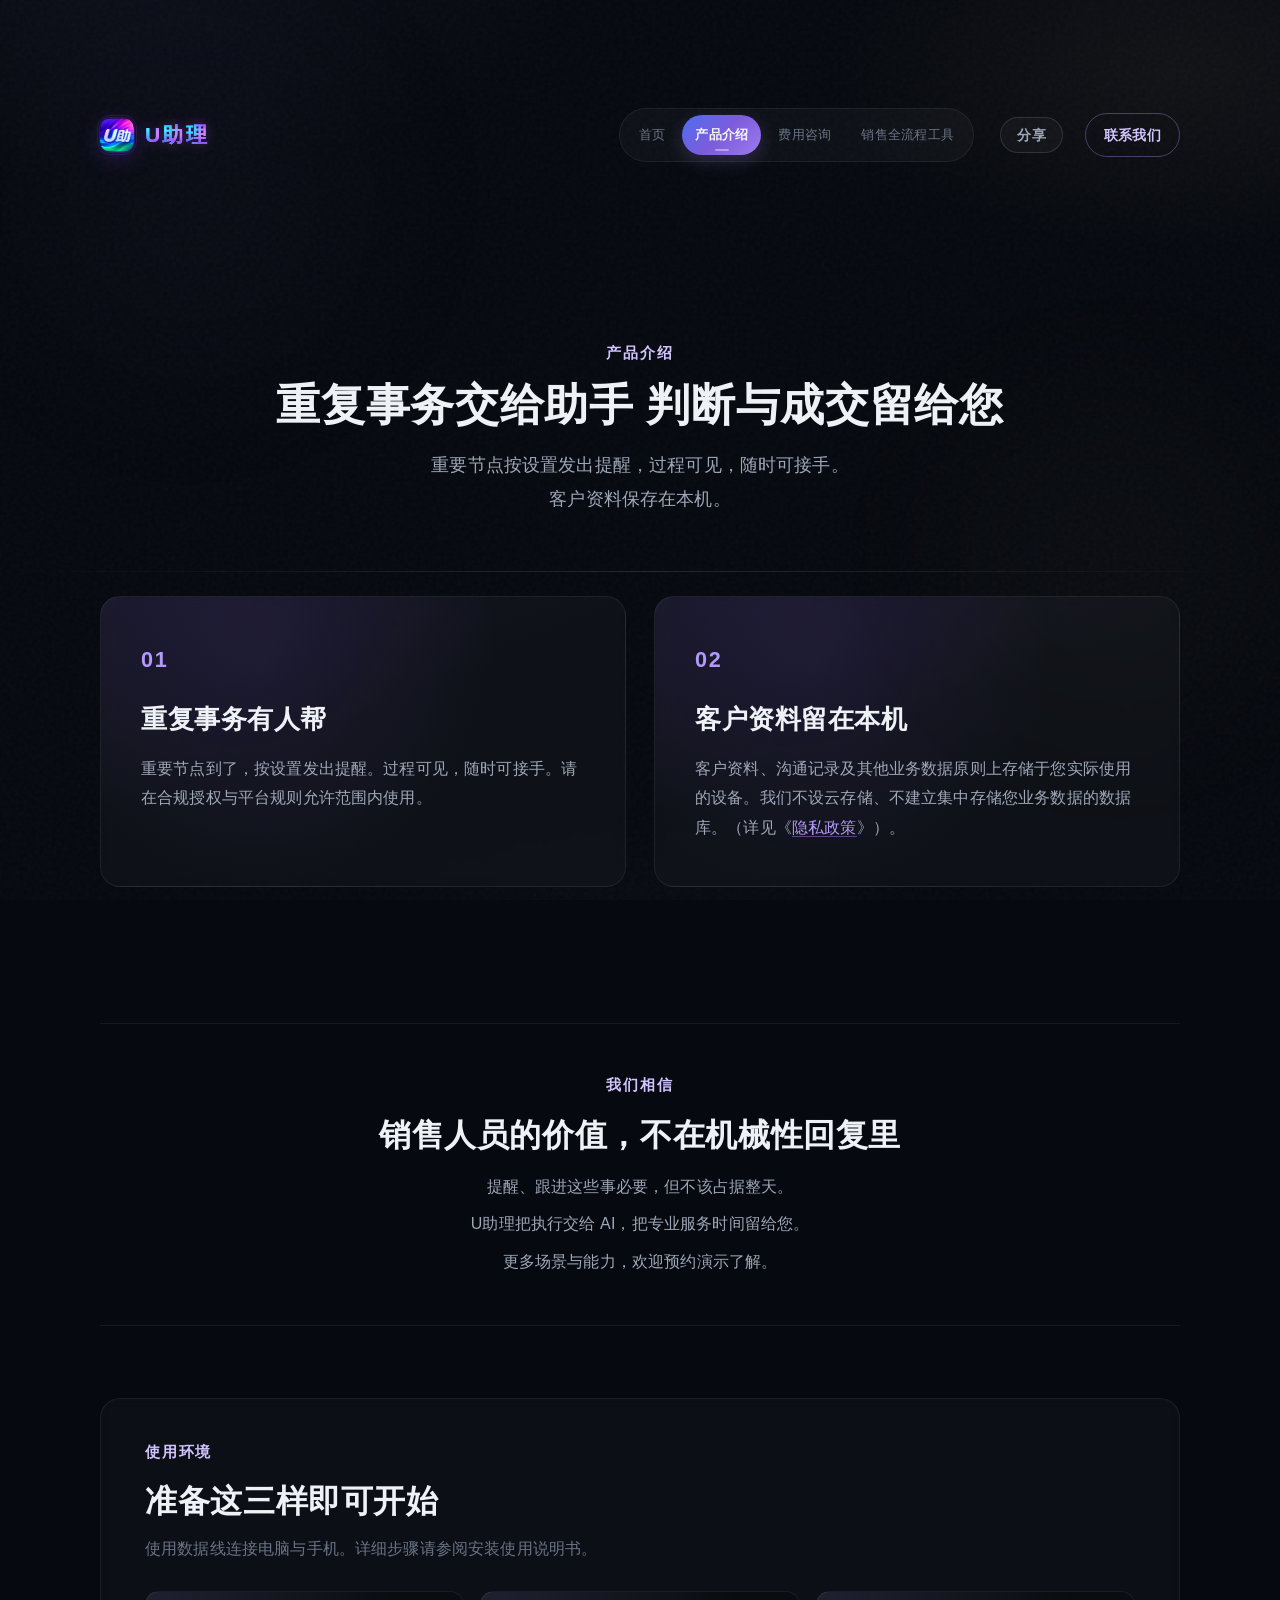
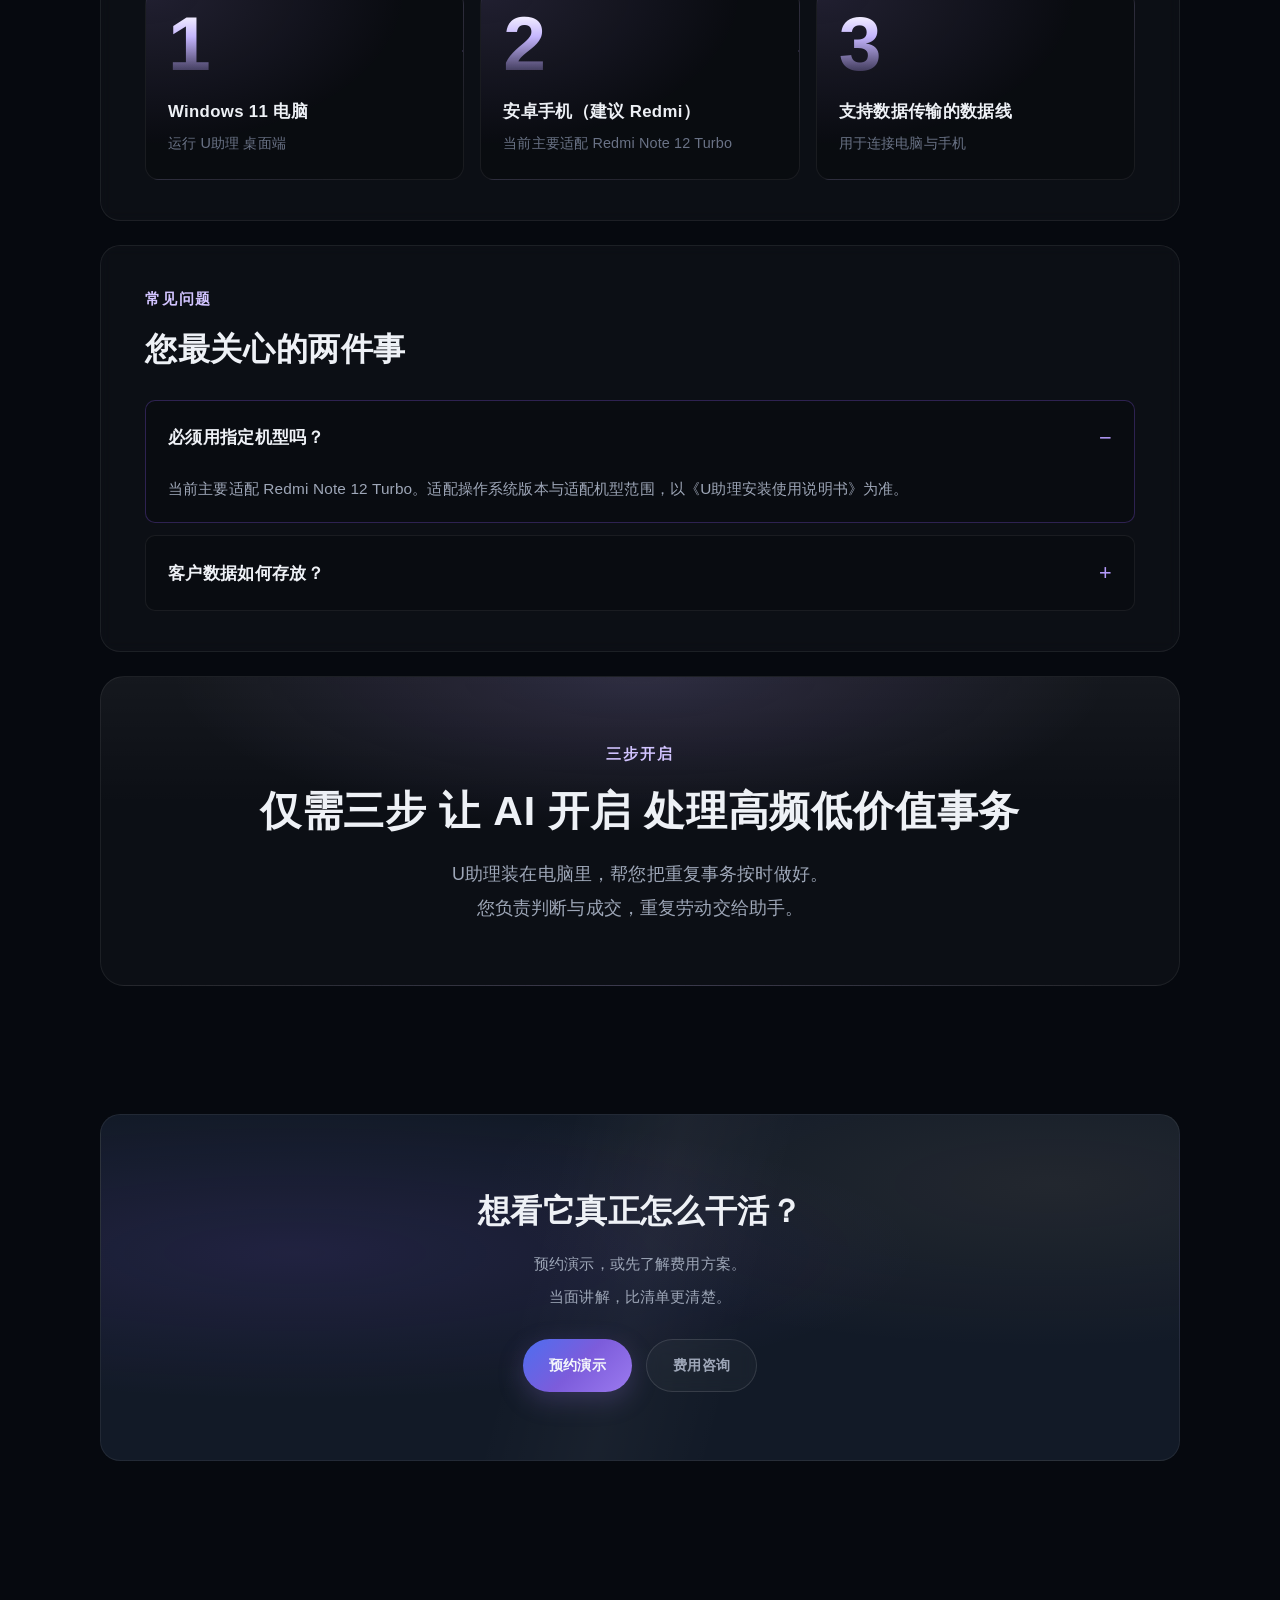
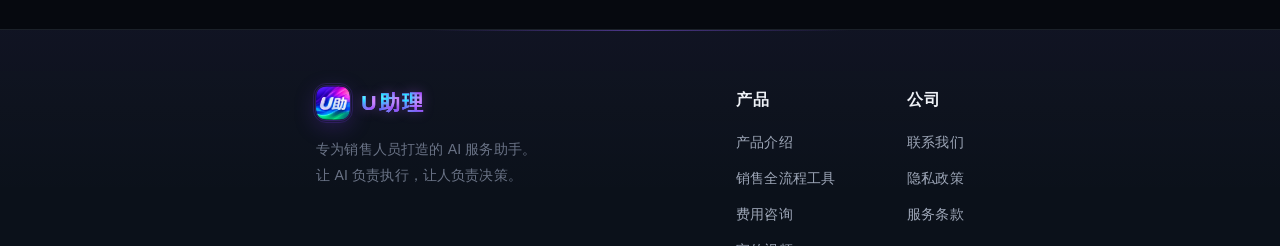
<file: product.html>
<!DOCTYPE html>
<html lang="zh-CN">
<head>
  <meta charset="UTF-8" />
  <meta name="viewport" content="width=device-width, initial-scale=1, viewport-fit=cover" />
  <meta name="format-detection" content="telephone=no, email=no" />
  <title>产品介绍 — U助理</title>
  <meta name="description" content="U助理：销售人员的桌面 AI 助手。重复事务交给助手，客户资料保存在本机。" />
  <meta property="og:type" content="website" />
  <meta property="og:site_name" content="U助理" />
  <meta property="og:title" content="产品介绍 — U助理" />
  <meta property="og:description" content="U助理：销售人员的桌面 AI 助手。重复事务交给助手，客户资料保存在本机。" />
  <meta property="og:image" content="static/share-cover.jpg" />
  <meta itemprop="name" content="产品介绍 — U助理" />
  <meta itemprop="description" content="U助理：销售人员的桌面 AI 助手。重复事务交给助手，客户资料保存在本机。" />
  <meta itemprop="image" content="static/share-cover.jpg" />
  <script>
    (function () {
      var img = new URL('static/share-cover.jpg', location.href).href;
      var pageUrl = location.href.split('#')[0];
      var image = document.querySelector('meta[property="og:image"]');
      var item = document.querySelector('meta[itemprop="image"]');
      if (image) image.setAttribute('content', img);
      if (item) item.setAttribute('content', img);
      var urlMeta = document.querySelector('meta[property="og:url"]');
      if (!urlMeta) {
        urlMeta = document.createElement('meta');
        urlMeta.setAttribute('property', 'og:url');
        document.head.appendChild(urlMeta);
      }
      urlMeta.setAttribute('content', pageUrl);
    })();
  </script>
  <link rel="stylesheet" href="css/style.css?v=m100" />
</head>
<body>
  <div class="bg-mesh" aria-hidden="true"></div>
  <div class="bg-orb bg-orb--a" aria-hidden="true"></div>
  <div class="bg-orb bg-orb--b" aria-hidden="true"></div>
  <div class="bg-noise" aria-hidden="true"></div>

  <header class="site-header">
    <div class="nav-inner">
      <a class="logo" href="about.html">
        <span class="logo-mark">U</span>
        <span class="logo-text"><span class="brand-word" aria-label="U助理"><span class="brand-char">U</span><span class="brand-char">助</span><span class="brand-char">理</span></span></span>
      </a>
      <nav class="nav-links" aria-label="主导航">
        <a href="index.html">首页</a>
        <a href="product.html" class="active">产品介绍</a>
        <a href="pricing.html">费用咨询</a>
        <a href="tools.html">销售全流程工具</a>
      </nav>
      <a class="nav-cta" href="about.html">联系我们</a>
    </div>
    <div class="scroll-progress" aria-hidden="true"></div>
  </header>

  <main>
    <section class="page-hero product-hero">
      <div class="container">
        <p class="section-label">产品介绍</p>
        <h1>重复事务交给助手<span class="m-break"> </span>判断与成交留给您</h1>
        <p class="product-hero__lead">
          重要节点按设置发出提醒，过程可见，<span class="m-break"></span>随时可接手。<br />
          客户资料保存在本机。
        </p>
      </div>
    </section>

    <section class="section product-core">
      <div class="container">
        <div class="core-grid">
          <article class="core-card reveal">
            <span class="core-card__index">01</span>
            <h2>重复事务有人帮</h2>
            <p>
              重要节点到了，按设置发出提醒。过程可见，随时可接手。请在合规授权与平台规则允许范围内使用。
            </p>
          </article>
          <article class="core-card reveal reveal-delay-1">
            <span class="core-card__index">02</span>
            <h2>客户资料留在本机</h2>
            <p>
              客户资料、沟通记录及其他业务数据原则上存储于您实际使用的设备。我们不设云存储、不建立集中存储您业务数据的数据库。（详见《<a href="privacy.html#ai">隐私政策</a>》）。
            </p>
          </article>
        </div>
      </div>
    </section>

    <section class="section product-promise">
      <div class="container">
        <div class="promise-panel reveal">
          <p class="section-label">我们相信</p>
          <h2 class="section-title">销售人员的价值，不在机械性回复里</h2>
          <p class="section-desc promise-lines">
            <span>提醒、跟进这些事必要，但不该占据整天。</span>
            <span>U助理把执行交给 AI，把专业服务时间留给您。</span>
            <span>更多场景与能力，欢迎预约演示了解。</span>
          </p>
        </div>
      </div>
    </section>

    <section class="section product-lower" id="env">
      <div class="container">
        <div class="product-panel reveal">
          <header class="product-panel__head">
            <p class="section-label">使用环境</p>
            <h2 class="section-title">准备这三样即可开始</h2>
            <p class="section-desc">使用数据线连接电脑与手机。详细步骤请参阅安装使用说明书。</p>
          </header>
          <ul class="env-list">
            <li>
              <span class="env-num" aria-hidden="true">1</span>
              <strong>Windows 11 电脑</strong>
              <span>运行 U助理 桌面端</span>
            </li>
            <li>
              <span class="env-num" aria-hidden="true">2</span>
              <strong>安卓手机（建议 Redmi）</strong>
              <span>当前主要适配 Redmi Note 12 Turbo</span>
            </li>
            <li>
              <span class="env-num" aria-hidden="true">3</span>
              <strong>支持数据传输的数据线</strong>
              <span>用于连接电脑与手机</span>
            </li>
          </ul>
        </div>

        <div class="product-panel reveal" id="faq">
          <header class="product-panel__head">
            <p class="section-label">常见问题</p>
            <h2 class="section-title nowrap-title">您最关心的两件事</h2>
          </header>
          <div class="faq-list">
            <details class="faq-item" open>
              <summary>必须用指定机型吗？</summary>
              <p>
                当前主要适配 Redmi Note 12 Turbo。适配操作系统版本与适配机型范围，以《U助理安装使用说明书》为准。
              </p>
            </details>
            <details class="faq-item">
              <summary>客户数据如何存放？</summary>
              <p>
                客户资料、沟通记录及其他业务数据原则上存储于您实际使用设备。除实现账号鉴权、AI 模型调用、故障诊断及约定服务所必需的数据处理外，我们不建立集中存储您完整业务数据的数据库。但为了提供 AI 功能，可以在必要范围内由第三方 AI 模型或技术服务商处理（详见《<a href="privacy.html#ai">隐私政策</a>》）。
              </p>
            </details>
          </div>
        </div>

        <section class="steps-panel reveal" aria-labelledby="steps-title">
          <p class="section-label">三步开启</p>
          <h2 class="section-title" id="steps-title">仅需三步 让 AI 开启<span class="m-break"> </span>处理高频低价值事务</h2>
          <p class="steps-panel__lead">
            U助理装在电脑里，帮您把重复事务按时做好。<br />
            您负责判断与成交，重复劳动交给助手。
          </p>
        </section>
      </div>
    </section>

    <section class="section" style="padding-top: 0;">
      <div class="container">
        <div class="cta-band reveal">
          <h2>想看它真正怎么干活？</h2>
          <p class="cta-lines">
            <span>预约演示，或先了解费用方案。</span>
            <span>当面讲解，比清单更清楚。</span>
          </p>
          <div class="btn-group">
            <a class="btn btn-primary" href="about.html">预约演示</a>
            <a class="btn btn-ghost" href="pricing.html">费用咨询</a>
          </div>
        </div>
      </div>
    </section>
  </main>

  <footer class="site-footer">
    <div class="container">
      <div class="footer-main">
        <div class="footer-brand">
          <a class="logo" href="about.html">
            <span class="logo-mark">U</span>
            <span class="logo-text"><span class="brand-word" aria-label="U助理"><span class="brand-char">U</span><span class="brand-char">助</span><span class="brand-char">理</span></span></span>
          </a>
          <p>专为销售人员打造的 AI 服务助手。<br />让 AI 负责执行，让人负责决策。</p>
        </div>
        <div class="footer-links">
          <div class="footer-col">
            <h4>产品</h4>
            <a href="product.html">产品介绍</a>
            <a href="tools.html">销售全流程工具</a>
            <a href="pricing.html">费用咨询</a>
            <a href="index.html">宣传视频</a>
            <a href="product.html#faq">常见问题</a>
          </div>
          <div class="footer-col">
            <h4>公司</h4>
            <a href="about.html">联系我们</a>
            <a href="privacy.html">隐私政策</a>
            <a href="terms.html">服务条款</a>
          </div>
        </div>
      </div>
      <div class="footer-legal">
        <div class="footer-legal-left">
          <p class="footer-copyright">© 2026 U助理 · 让 AI 负责执行，让人负责决策</p>
          <p class="footer-icp">
            <a href="https://beian.miit.gov.cn/" target="_blank" rel="noopener noreferrer">津ICP备2026004555号-5</a>
          </p>
        </div>
      </div>
    </div>
  </footer>

  <button type="button" class="back-top" aria-label="回到顶部" title="回到顶部">
    <span class="back-top__ring" aria-hidden="true"></span>
    <svg viewBox="0 0 24 24" aria-hidden="true">
      <path d="M12 19V5"></path>
      <path d="M5 12l7-7 7 7"></path>
    </svg>
  </button>

  <script src="js/main.js?v=m17"></script>
</body>
</html>
</file>
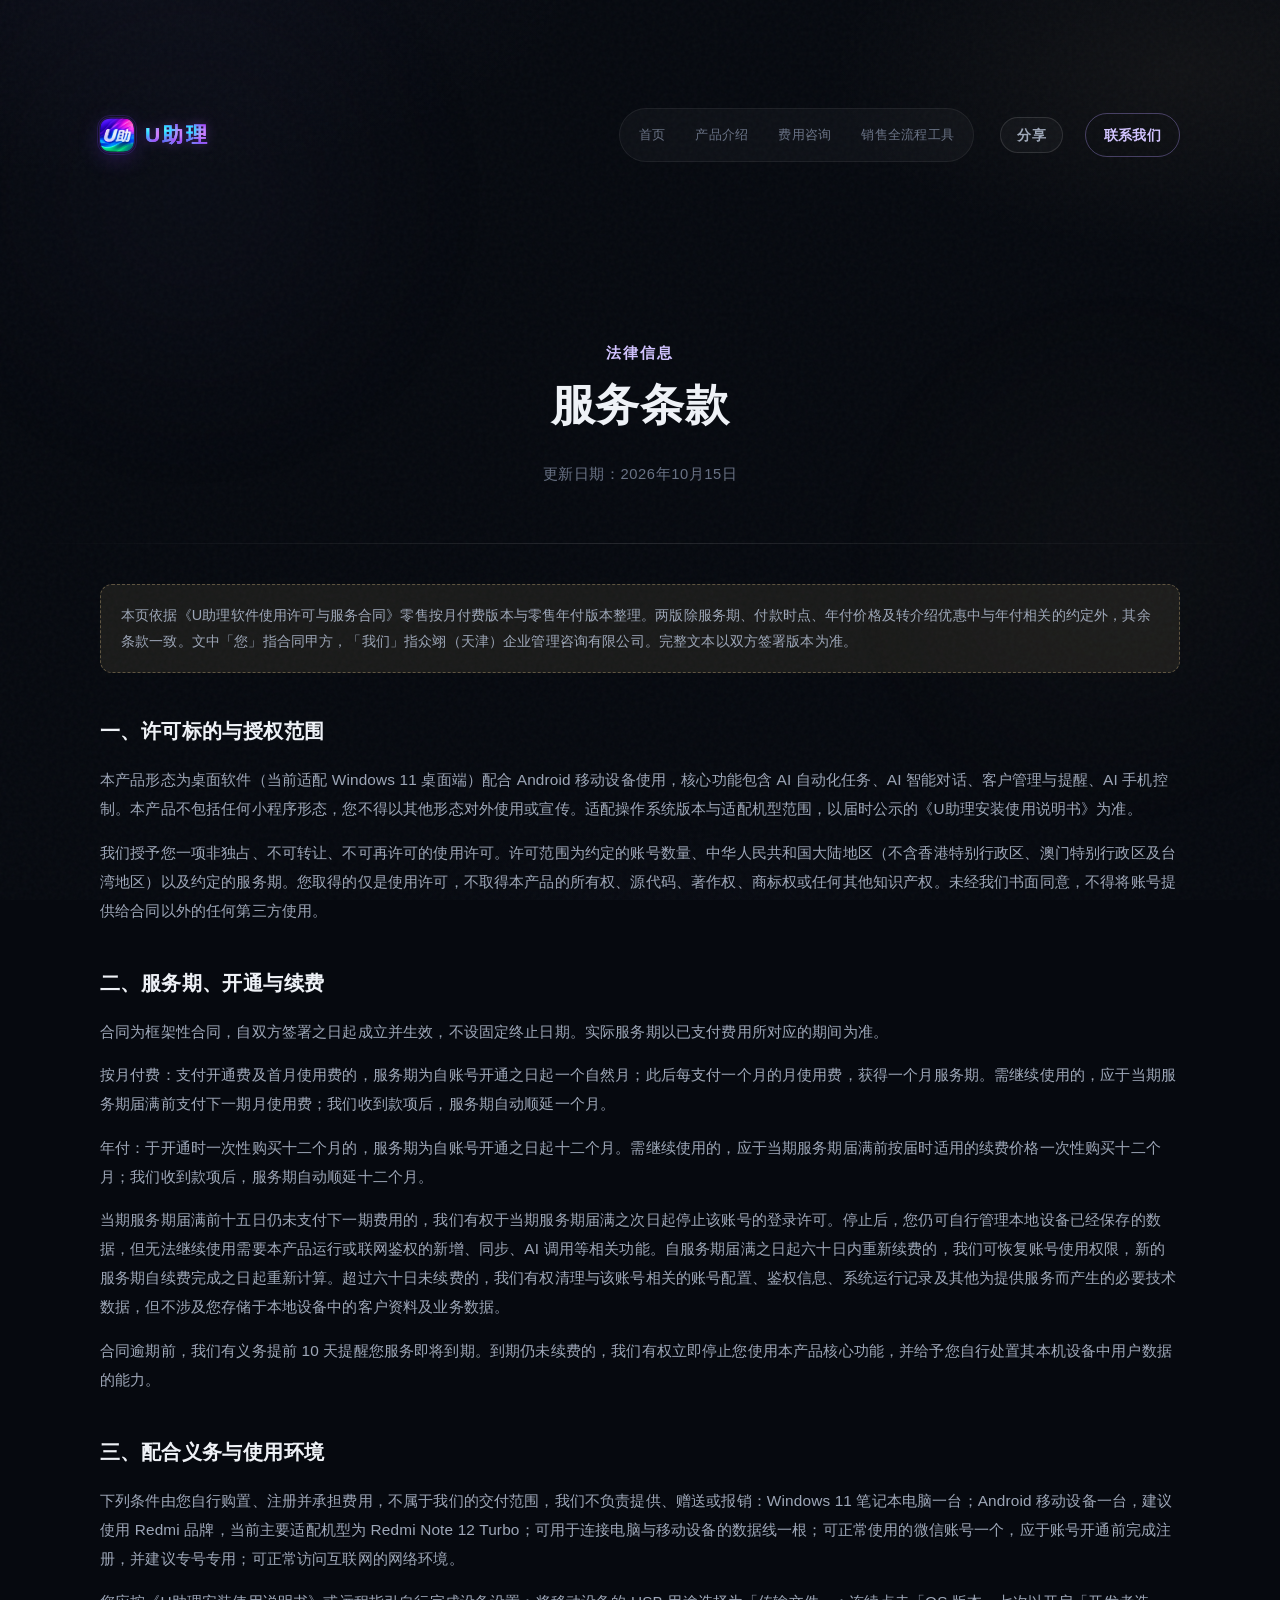
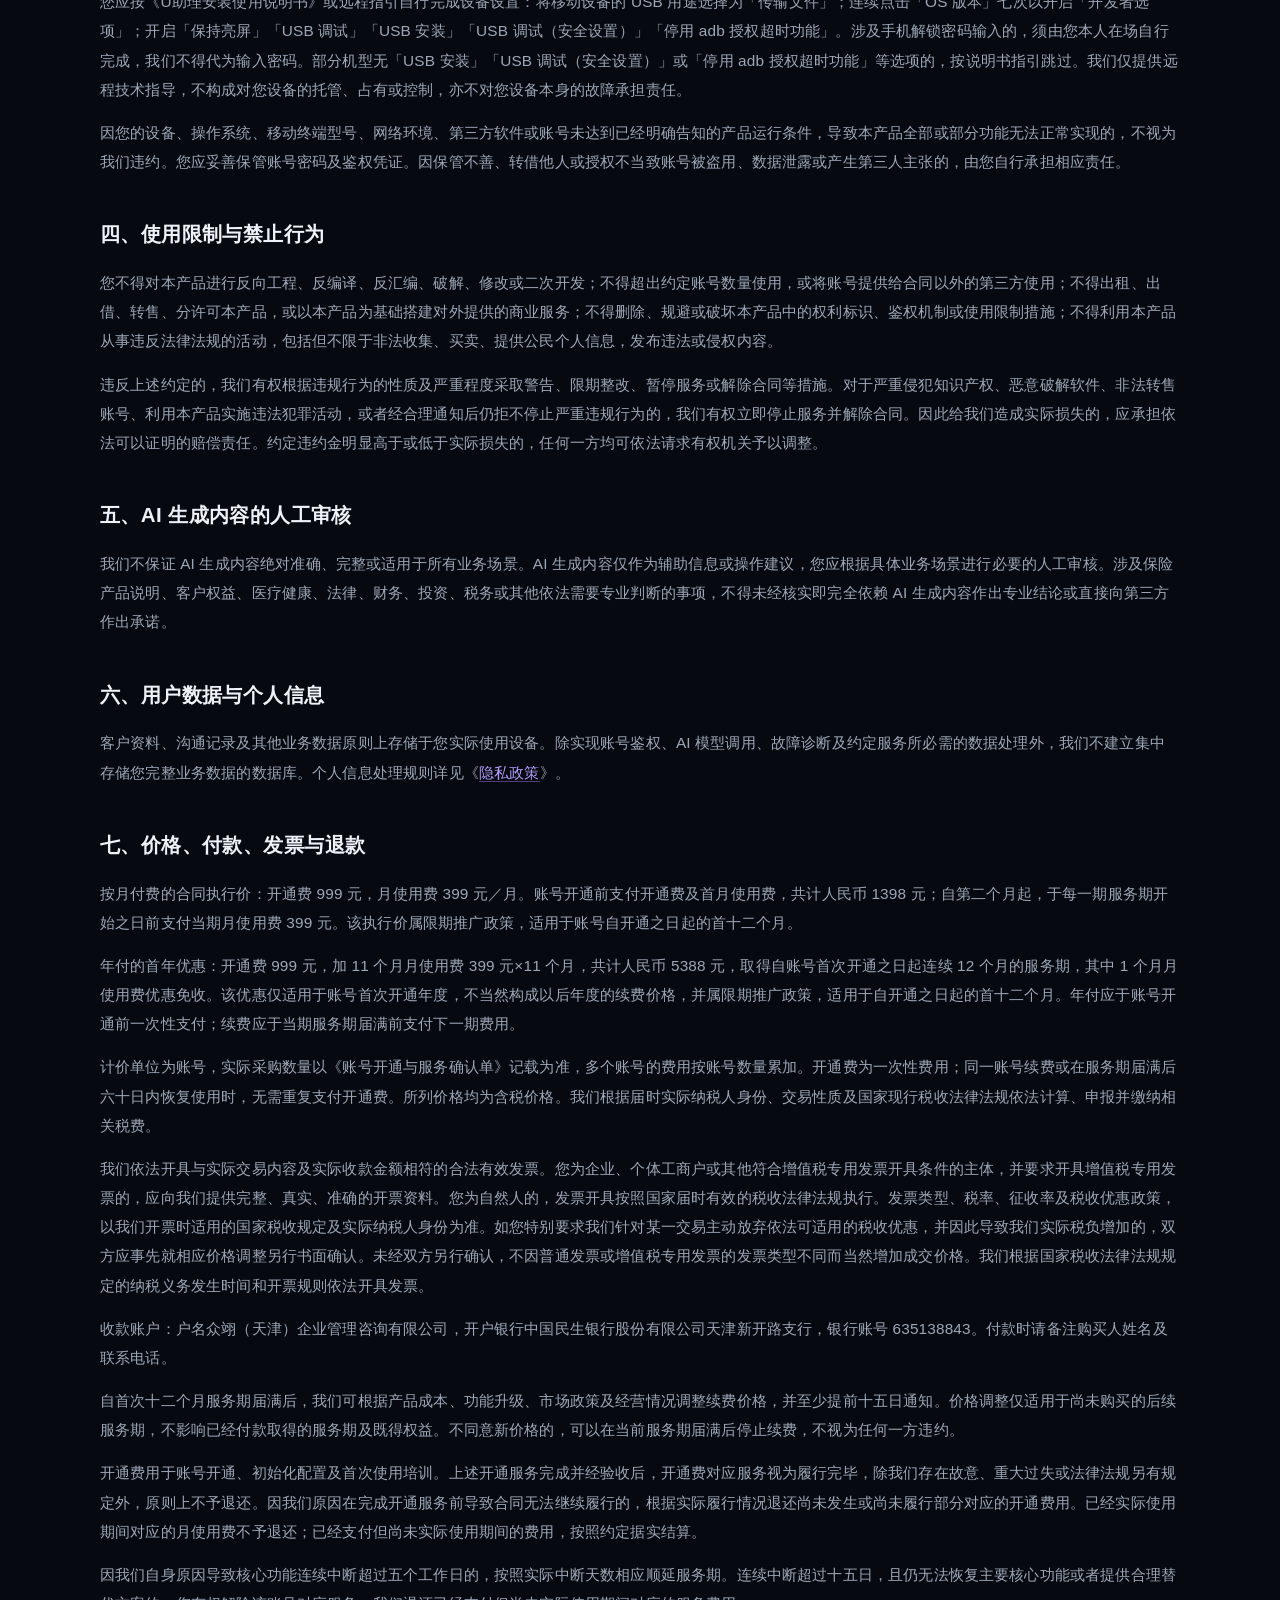
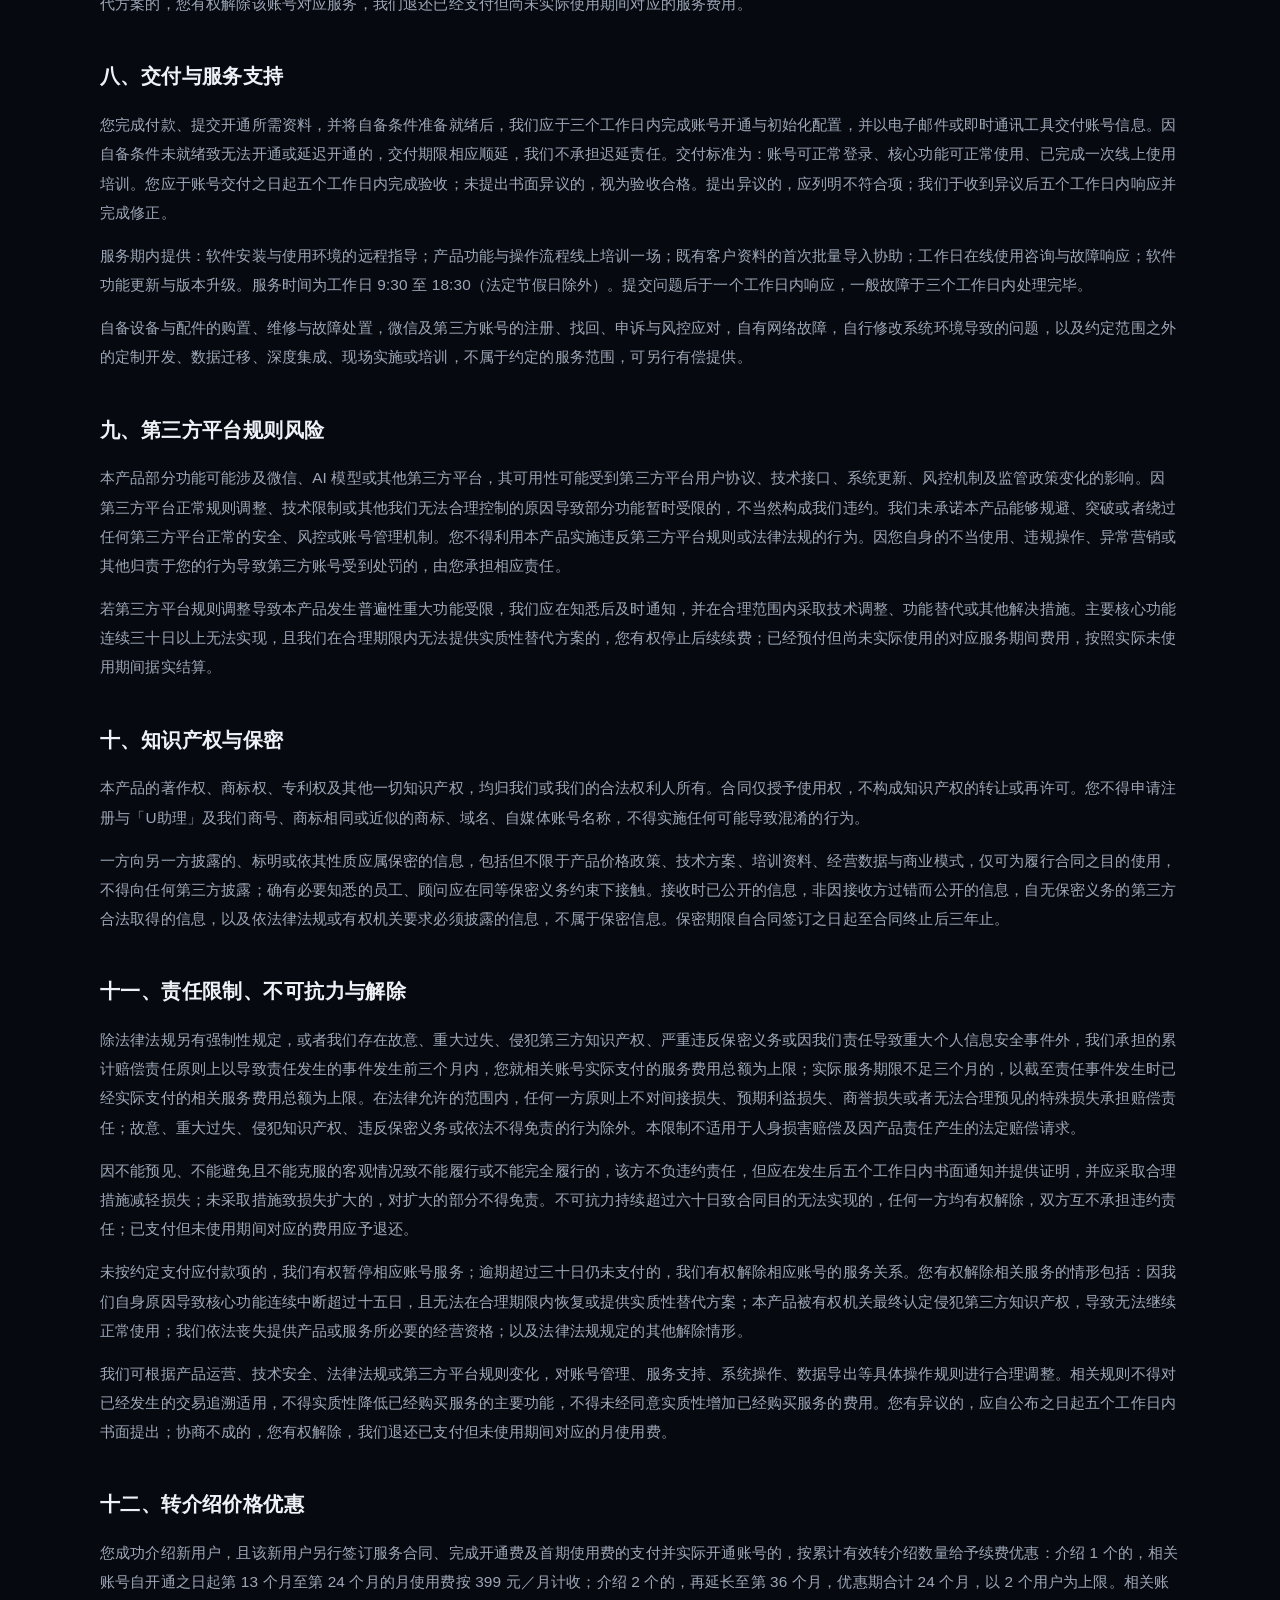
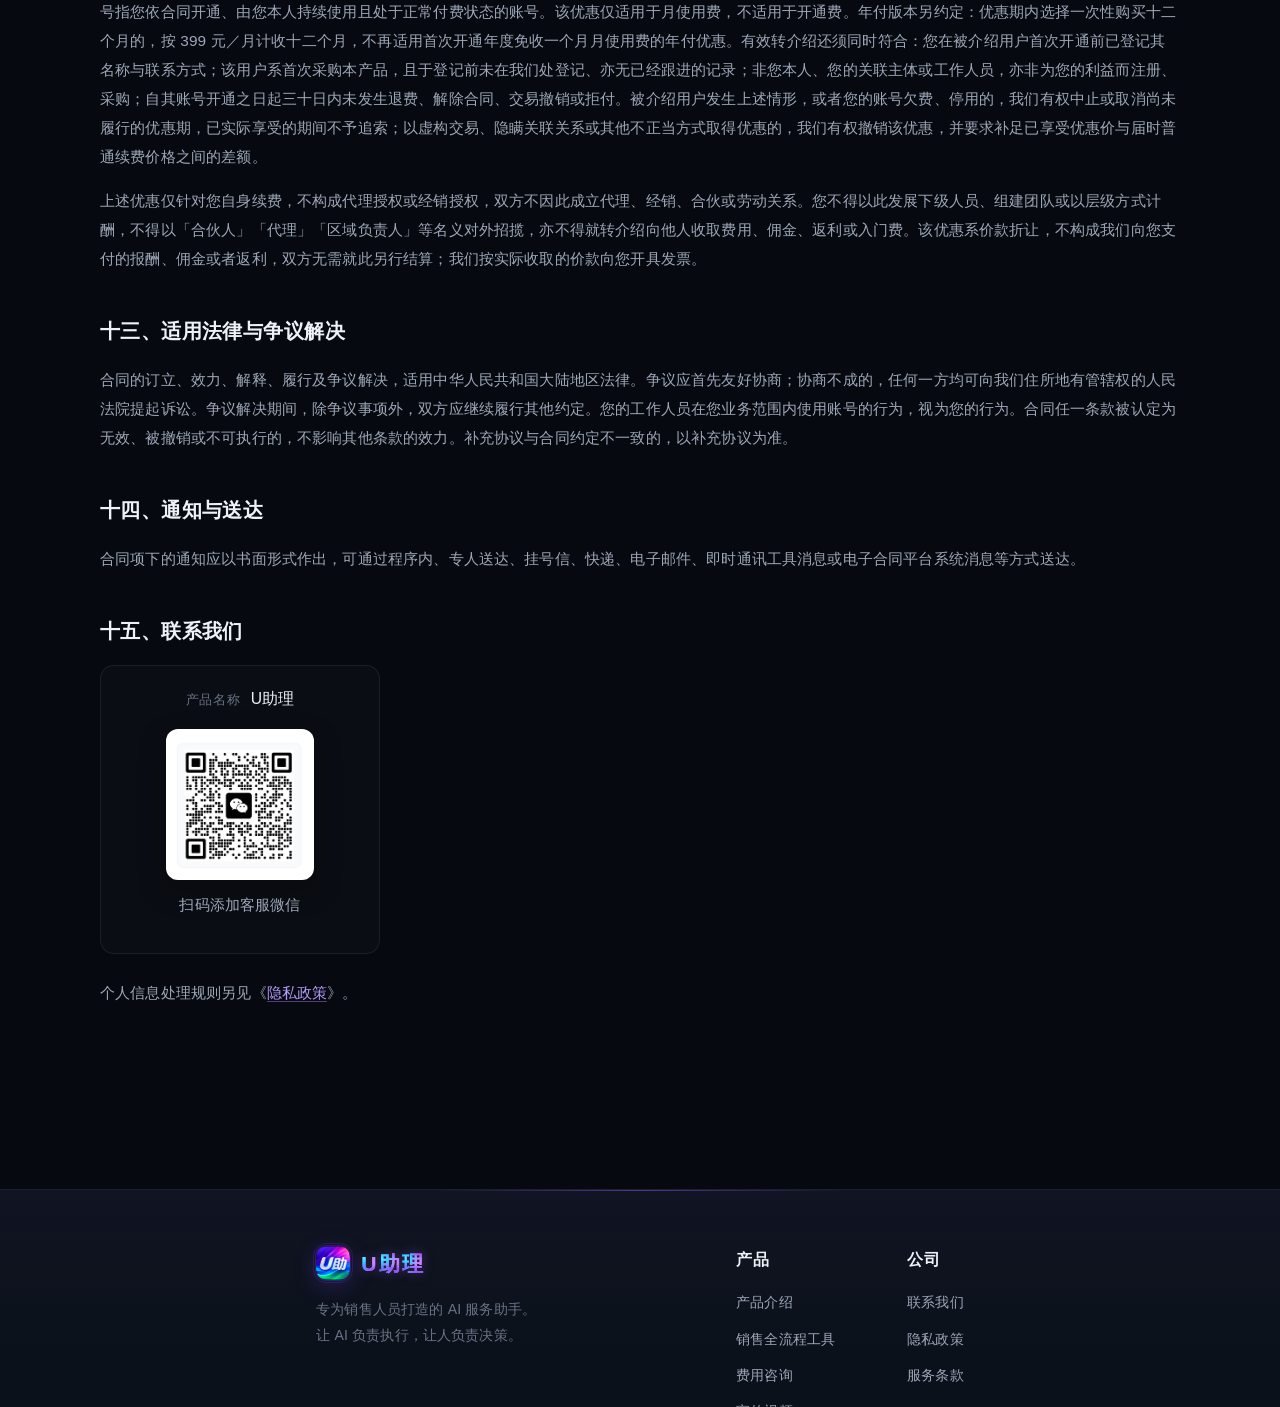
<file: terms.html>
<!DOCTYPE html>
<html lang="zh-CN">
<head>
  <meta charset="UTF-8" />
  <meta name="viewport" content="width=device-width, initial-scale=1, viewport-fit=cover" />
  <meta name="format-detection" content="telephone=no, email=no" />
  <title>服务条款 — U助理</title>
  <meta name="description" content="U助理服务条款：约定众翊（天津）企业管理咨询有限公司与您之间的产品及服务规则。" />
  <meta property="og:type" content="website" />
  <meta property="og:site_name" content="U助理" />
  <meta property="og:title" content="服务条款 — U助理" />
  <meta property="og:description" content="U助理服务条款：约定众翊（天津）企业管理咨询有限公司与您之间的产品及服务规则。" />
  <meta property="og:image" content="static/share-cover.jpg" />
  <meta itemprop="name" content="服务条款 — U助理" />
  <meta itemprop="description" content="U助理服务条款：约定众翊（天津）企业管理咨询有限公司与您之间的产品及服务规则。" />
  <meta itemprop="image" content="static/share-cover.jpg" />
  <script>
    (function () {
      var img = new URL('static/share-cover.jpg', location.href).href;
      var pageUrl = location.href.split('#')[0];
      var image = document.querySelector('meta[property="og:image"]');
      var item = document.querySelector('meta[itemprop="image"]');
      if (image) image.setAttribute('content', img);
      if (item) item.setAttribute('content', img);
      var urlMeta = document.querySelector('meta[property="og:url"]');
      if (!urlMeta) {
        urlMeta = document.createElement('meta');
        urlMeta.setAttribute('property', 'og:url');
        document.head.appendChild(urlMeta);
      }
      urlMeta.setAttribute('content', pageUrl);
    })();
  </script>
  <link rel="stylesheet" href="css/style.css?v=m100" />
</head>
<body>
  <div class="bg-mesh" aria-hidden="true"></div>
  <div class="bg-orb bg-orb--a" aria-hidden="true"></div>
  <div class="bg-orb bg-orb--b" aria-hidden="true"></div>
  <div class="bg-noise" aria-hidden="true"></div>

  <header class="site-header">
    <div class="nav-inner">
      <a class="logo" href="about.html">
        <span class="logo-mark">U</span>
        <span class="logo-text"><span class="brand-word" aria-label="U助理"><span class="brand-char">U</span><span class="brand-char">助</span><span class="brand-char">理</span></span></span>
      </a>
      <nav class="nav-links" aria-label="主导航">
        <a href="index.html">首页</a>
        <a href="product.html">产品介绍</a>
        <a href="pricing.html">费用咨询</a>
        <a href="tools.html">销售全流程工具</a>
      </nav>
      <a class="nav-cta" href="about.html">联系我们</a>
    </div>
    <div class="scroll-progress" aria-hidden="true"></div>
  </header>

  <main>
    <section class="page-hero">
      <div class="container">
        <p class="section-label">法律信息</p>
        <h1>服务条款</h1>
        <p class="page-meta">更新日期：2026年10月15日</p>
      </div>
    </section>

    <section class="section legal-section">
      <div class="container">
        <div class="legal-doc">
          <p class="legal-note">本页依据《<span class="nowrap">U助理软件使用许可与服务合同</span>》零售按月付费版本与零售年付版本整理。两版除服务期、付款时点、年付价格及转介绍优惠中与年付相关的约定外，其余条款一致。文中「您」指合同甲方，「我们」指众翊（天津）企业管理咨询有限公司。完整文本以双方<span class="nowrap">签署版本为准。</span></p>

          <h2>一、许可标的与授权范围</h2>
          <p>本产品形态为桌面软件（当前适配 Windows 11 桌面端）配合 Android 移动设备使用，核心功能包含 AI 自动化任务、AI 智能对话、客户管理与提醒、AI 手机控制。本产品不包括任何小程序形态，您不得以其他形态对外使用或宣传。适配操作系统版本与适配机型范围，以届时公示的《U助理安装使用说明书》为准。</p>
          <p>我们授予您一项非独占、不可转让、不可再许可的使用许可。许可范围为约定的账号数量、中华人民共和国大陆地区（不含香港特别行政区、澳门特别行政区及台湾地区）以及约定的服务期。您取得的仅是使用许可，不取得本产品的所有权、源代码、著作权、商标权或任何其他知识产权。未经我们书面同意，不得将账号提供给合同以外的任何第三方使用。</p>

          <h2>二、服务期、开通与续费</h2>
          <p>合同为框架性合同，自双方签署之日起成立并生效，不设固定终止日期。实际服务期以已支付费用所对应的期间为准。</p>
          <p>按月付费：支付开通费及首月使用费的，服务期为自账号开通之日起一个自然月；此后每支付一个月的月使用费，获得一个月服务期。需继续使用的，应于当期服务期届满前支付下一期月使用费；我们收到款项后，服务期自动顺延一个月。</p>
          <p>年付：于开通时一次性购买十二个月的，服务期为自账号开通之日起十二个月。需继续使用的，应于当期服务期届满前按届时适用的续费价格一次性购买十二个月；我们收到款项后，服务期自动顺延十二个月。</p>
          <p>当期服务期届满前十五日仍未支付下一期费用的，我们有权于当期服务期届满之次日起停止该账号的登录许可。停止后，您仍可自行管理本地设备已经保存的数据，但无法继续使用需要本产品运行或联网鉴权的新增、同步、AI 调用等相关功能。自服务期届满之日起六十日内重新续费的，我们可恢复账号使用权限，新的服务期自续费完成之日起重新计算。超过六十日未续费的，我们有权清理与该账号相关的账号配置、鉴权信息、系统运行记录及其他为提供服务而产生的必要技术数据，但不涉及您存储于本地设备中的客户资料及业务数据。</p>
          <p>合同逾期前，我们有义务提前 10 天提醒您服务即将到期。到期仍未续费的，我们有权立即停止您使用本产品核心功能，并给予您自行处置其本机设备中用户数据的能力。</p>

          <h2>三、配合义务与使用环境</h2>
          <p>下列条件由您自行购置、注册并承担费用，不属于我们的交付范围，我们不负责提供、赠送或报销：Windows 11 笔记本电脑一台；Android 移动设备一台，建议使用 Redmi 品牌，当前主要适配机型为 Redmi Note 12 Turbo；可用于连接电脑与移动设备的数据线一根；可正常使用的微信账号一个，应于账号开通前完成注册，并建议专号专用；可正常访问互联网的网络环境。</p>
          <p>您应按《U助理安装使用说明书》或远程指引自行完成设备设置：将移动设备的 USB 用途选择为「传输文件」；连续点击「OS 版本」七次以开启「开发者选项」；开启「保持亮屏」「USB 调试」「USB 安装」「USB 调试（安全设置）」「停用 adb 授权超时功能」。涉及手机解锁密码输入的，须由您本人在场自行完成，我们不得代为输入密码。部分机型无「USB 安装」「USB 调试（安全设置）」或「停用 adb 授权超时功能」等选项的，按说明书指引跳过。我们仅提供远程技术指导，不构成对您设备的托管、占有或控制，亦不对您设备本身的故障承担责任。</p>
          <p>因您的设备、操作系统、移动终端型号、网络环境、第三方软件或账号未达到已经明确告知的产品运行条件，导致本产品全部或部分功能无法正常实现的，不视为我们违约。您应妥善保管账号密码及鉴权凭证。因保管不善、转借他人或授权不当致账号被盗用、数据泄露或产生第三人主张的，由您自行承担相应责任。</p>

          <h2>四、使用限制与禁止行为</h2>
          <p>您不得对本产品进行反向工程、反编译、反汇编、破解、修改或二次开发；不得超出约定账号数量使用，或将账号提供给合同以外的第三方使用；不得出租、出借、转售、分许可本产品，或以本产品为基础搭建对外提供的商业服务；不得删除、规避或破坏本产品中的权利标识、鉴权机制或使用限制措施；不得利用本产品从事违反法律法规的活动，包括但不限于非法收集、买卖、提供公民个人信息，发布违法或侵权内容。</p>
          <p>违反上述约定的，我们有权根据违规行为的性质及严重程度采取警告、限期整改、暂停服务或解除合同等措施。对于严重侵犯知识产权、恶意破解软件、非法转售账号、利用本产品实施违法犯罪活动，或者经合理通知后仍拒不停止严重违规行为的，我们有权立即停止服务并解除合同。因此给我们造成实际损失的，应承担依法可以证明的赔偿责任。约定违约金明显高于或低于实际损失的，任何一方均可依法请求有权机关予以调整。</p>

          <h2>五、AI 生成内容的人工审核</h2>
          <p>我们不保证 AI 生成内容绝对准确、完整或适用于所有业务场景。AI 生成内容仅作为辅助信息或操作建议，您应根据具体业务场景进行必要的人工审核。涉及保险产品说明、客户权益、医疗健康、法律、财务、投资、税务或其他依法需要专业判断的事项，不得未经核实即完全依赖 AI 生成内容作出专业结论或直接向第三方作出承诺。</p>

          <h2>六、用户数据与个人信息</h2>
          <p>客户资料、沟通记录及其他业务数据原则上存储于您实际使用设备。除实现账号鉴权、AI 模型调用、故障诊断及约定服务所必需的数据处理外，我们不建立集中存储您完整业务数据的数据库。个人信息处理规则详见《<a href="privacy.html">隐私政策</a>》。</p>

          <h2 id="fees">七、价格、付款、发票与退款</h2>
          <p>按月付费的合同执行价：开通费 999 元，月使用费 399 元／月。账号开通前支付开通费及首月使用费，共计人民币 1398 元；自第二个月起，于每一期服务期开始之日前支付当期月使用费 399 元。该执行价属限期推广政策，适用于账号自开通之日起的首十二个月。</p>
          <p>年付的首年优惠：开通费 999 元，加 11 个月月使用费 399 元×11 个月，共计人民币 5388 元，取得自账号首次开通之日起连续 12 个月的服务期，其中 1 个月月使用费优惠免收。该优惠仅适用于账号首次开通年度，不当然构成以后年度的续费价格，并属限期推广政策，适用于自开通之日起的首十二个月。年付应于账号开通前一次性支付；续费应于当期服务期届满前支付下一期费用。</p>
          <p>计价单位为账号，实际采购数量以《账号开通与服务确认单》记载为准，多个账号的费用按账号数量累加。开通费为一次性费用；同一账号续费或在服务期届满后六十日内恢复使用时，无需重复支付开通费。所列价格均为含税价格。我们根据届时实际纳税人身份、交易性质及国家现行税收法律法规依法计算、申报并缴纳相关税费。</p>
          <p>我们依法开具与实际交易内容及实际收款金额相符的合法有效发票。您为企业、个体工商户或其他符合增值税专用发票开具条件的主体，并要求开具增值税专用发票的，应向我们提供完整、真实、准确的开票资料。您为自然人的，发票开具按照国家届时有效的税收法律法规执行。发票类型、税率、征收率及税收优惠政策，以我们开票时适用的国家税收规定及实际纳税人身份为准。如您特别要求我们针对某一交易主动放弃依法可适用的税收优惠，并因此导致我们实际税负增加的，双方应事先就相应价格调整另行书面确认。未经双方另行确认，不因普通发票或增值税专用发票的发票类型不同而当然增加成交价格。我们根据国家税收法律法规规定的纳税义务发生时间和开票规则依法开具发票。</p>
          <p>收款账户：户名众翊（天津）企业管理咨询有限公司，开户银行中国民生银行股份有限公司天津新开路支行，银行账号 635138843。付款时请备注购买人姓名及联系电话。</p>
          <p>自首次十二个月服务期届满后，我们可根据产品成本、功能升级、市场政策及经营情况调整续费价格，并至少提前十五日通知。价格调整仅适用于尚未购买的后续服务期，不影响已经付款取得的服务期及既得权益。不同意新价格的，可以在当前服务期届满后停止续费，不视为任何一方违约。</p>
          <p>开通费用于账号开通、初始化配置及首次使用培训。上述开通服务完成并经验收后，开通费对应服务视为履行完毕，除我们存在故意、重大过失或法律法规另有规定外，原则上不予退还。因我们原因在完成开通服务前导致合同无法继续履行的，根据实际履行情况退还尚未发生或尚未履行部分对应的开通费用。已经实际使用期间对应的月使用费不予退还；已经支付但尚未实际使用期间的费用，按照约定据实结算。</p>
          <p>因我们自身原因导致核心功能连续中断超过五个工作日的，按照实际中断天数相应顺延服务期。连续中断超过十五日，且仍无法恢复主要核心功能或者提供合理替代方案的，您有权解除该账号对应服务，我们退还已经支付但尚未实际使用期间对应的服务费用。</p>

          <h2>八、交付与服务支持</h2>
          <p>您完成付款、提交开通所需资料，并将自备条件准备就绪后，我们应于三个工作日内完成账号开通与初始化配置，并以电子邮件或即时通讯工具交付账号信息。因自备条件未就绪致无法开通或延迟开通的，交付期限相应顺延，我们不承担迟延责任。交付标准为：账号可正常登录、核心功能可正常使用、已完成一次线上使用培训。您应于账号交付之日起五个工作日内完成验收；未提出书面异议的，视为验收合格。提出异议的，应列明不符合项；我们于收到异议后五个工作日内响应并完成修正。</p>
          <p>服务期内提供：软件安装与使用环境的远程指导；产品功能与操作流程线上培训一场；既有客户资料的首次批量导入协助；工作日在线使用咨询与故障响应；软件功能更新与版本升级。服务时间为工作日 9:30 至 18:30（法定节假日除外）。提交问题后于一个工作日内响应，一般故障于三个工作日内处理完毕。</p>
          <p>自备设备与配件的购置、维修与故障处置，微信及第三方账号的注册、找回、申诉与风控应对，自有网络故障，自行修改系统环境导致的问题，以及约定范围之外的定制开发、数据迁移、深度集成、现场实施或培训，不属于约定的服务范围，可另行有偿提供。</p>

          <h2>九、第三方平台规则风险</h2>
          <p>本产品部分功能可能涉及微信、AI 模型或其他第三方平台，其可用性可能受到第三方平台用户协议、技术接口、系统更新、风控机制及监管政策变化的影响。因第三方平台正常规则调整、技术限制或其他我们无法合理控制的原因导致部分功能暂时受限的，不当然构成我们违约。我们未承诺本产品能够规避、突破或者绕过任何第三方平台正常的安全、风控或账号管理机制。您不得利用本产品实施违反第三方平台规则或法律法规的行为。因您自身的不当使用、违规操作、异常营销或其他归责于您的行为导致第三方账号受到处罚的，由您承担相应责任。</p>
          <p>若第三方平台规则调整导致本产品发生普遍性重大功能受限，我们应在知悉后及时通知，并在合理范围内采取技术调整、功能替代或其他解决措施。主要核心功能连续三十日以上无法实现，且我们在合理期限内无法提供实质性替代方案的，您有权停止后续续费；已经预付但尚未实际使用的对应服务期间费用，按照实际未使用期间据实结算。</p>

          <h2>十、知识产权与保密</h2>
          <p>本产品的著作权、商标权、专利权及其他一切知识产权，均归我们或我们的合法权利人所有。合同仅授予使用权，不构成知识产权的转让或再许可。您不得申请注册与「U助理」及我们商号、商标相同或近似的商标、域名、自媒体账号名称，不得实施任何可能导致混淆的行为。</p>
          <p>一方向另一方披露的、标明或依其性质应属保密的信息，包括但不限于产品价格政策、技术方案、培训资料、经营数据与商业模式，仅可为履行合同之目的使用，不得向任何第三方披露；确有必要知悉的员工、顾问应在同等保密义务约束下接触。接收时已公开的信息，非因接收方过错而公开的信息，自无保密义务的第三方合法取得的信息，以及依法律法规或有权机关要求必须披露的信息，不属于保密信息。保密期限自合同签订之日起至合同终止后三年止。</p>

          <h2>十一、责任限制、不可抗力与解除</h2>
          <p>除法律法规另有强制性规定，或者我们存在故意、重大过失、侵犯第三方知识产权、严重违反保密义务或因我们责任导致重大个人信息安全事件外，我们承担的累计赔偿责任原则上以导致责任发生的事件发生前三个月内，您就相关账号实际支付的服务费用总额为上限；实际服务期限不足三个月的，以截至责任事件发生时已经实际支付的相关服务费用总额为上限。在法律允许的范围内，任何一方原则上不对间接损失、预期利益损失、商誉损失或者无法合理预见的特殊损失承担赔偿责任；故意、重大过失、侵犯知识产权、违反保密义务或依法不得免责的行为除外。本限制不适用于人身损害赔偿及因产品责任产生的法定赔偿请求。</p>
          <p>因不能预见、不能避免且不能克服的客观情况致不能履行或不能完全履行的，该方不负违约责任，但应在发生后五个工作日内书面通知并提供证明，并应采取合理措施减轻损失；未采取措施致损失扩大的，对扩大的部分不得免责。不可抗力持续超过六十日致合同目的无法实现的，任何一方均有权解除，双方互不承担违约责任；已支付但未使用期间对应的费用应予退还。</p>
          <p>未按约定支付应付款项的，我们有权暂停相应账号服务；逾期超过三十日仍未支付的，我们有权解除相应账号的服务关系。您有权解除相关服务的情形包括：因我们自身原因导致核心功能连续中断超过十五日，且无法在合理期限内恢复或提供实质性替代方案；本产品被有权机关最终认定侵犯第三方知识产权，导致无法继续正常使用；我们依法丧失提供产品或服务所必要的经营资格；以及法律法规规定的其他解除情形。</p>
          <p>我们可根据产品运营、技术安全、法律法规或第三方平台规则变化，对账号管理、服务支持、系统操作、数据导出等具体操作规则进行合理调整。相关规则不得对已经发生的交易追溯适用，不得实质性降低已经购买服务的主要功能，不得未经同意实质性增加已经购买服务的费用。您有异议的，应自公布之日起五个工作日内书面提出；协商不成的，您有权解除，我们退还已支付但未使用期间对应的月使用费。</p>

          <h2>十二、转介绍价格优惠</h2>
          <p>您成功介绍新用户，且该新用户另行签订服务合同、完成开通费及首期使用费的支付并实际开通账号的，按累计有效转介绍数量给予续费优惠：介绍 1 个的，相关账号自开通之日起第 13 个月至第 24 个月的月使用费按 399 元／月计收；介绍 2 个的，再延长至第 36 个月，优惠期合计 24 个月，以 2 个用户为上限。相关账号指您依合同开通、由您本人持续使用且处于正常付费状态的账号。该优惠仅适用于月使用费，不适用于开通费。年付版本另约定：优惠期内选择一次性购买十二个月的，按 399 元／月计收十二个月，不再适用首次开通年度免收一个月月使用费的年付优惠。有效转介绍还须同时符合：您在被介绍用户首次开通前已登记其名称与联系方式；该用户系首次采购本产品，且于登记前未在我们处登记、亦无已经跟进的记录；非您本人、您的关联主体或工作人员，亦非为您的利益而注册、采购；自其账号开通之日起三十日内未发生退费、解除合同、交易撤销或拒付。被介绍用户发生上述情形，或者您的账号欠费、停用的，我们有权中止或取消尚未履行的优惠期，已实际享受的期间不予追索；以虚构交易、隐瞒关联关系或其他不正当方式取得优惠的，我们有权撤销该优惠，并要求补足已享受优惠价与届时普通续费价格之间的差额。</p>
          <p>上述优惠仅针对您自身续费，不构成代理授权或经销授权，双方不因此成立代理、经销、合伙或劳动关系。您不得以此发展下级人员、组建团队或以层级方式计酬，不得以「合伙人」「代理」「区域负责人」等名义对外招揽，亦不得就转介绍向他人收取费用、佣金、返利或入门费。该优惠系价款折让，不构成我们向您支付的报酬、佣金或者返利，双方无需就此另行结算；我们按实际收取的价款向您开具发票。</p>

          <h2>十三、适用法律与争议解决</h2>
          <p>合同的订立、效力、解释、履行及争议解决，适用中华人民共和国大陆地区法律。争议应首先友好协商；协商不成的，任何一方均可向我们住所地有管辖权的人民法院提起诉讼。争议解决期间，除争议事项外，双方应继续履行其他约定。您的工作人员在您业务范围内使用账号的行为，视为您的行为。合同任一条款被认定为无效、被撤销或不可执行的，不影响其他条款的效力。补充协议与合同约定不一致的，以补充协议为准。</p>

          <h2>十四、通知与送达</h2>
          <p>合同项下的通知应以书面形式作出，可通过程序内、专人送达、挂号信、快递、电子邮件、即时通讯工具消息或电子合同平台系统消息等方式送达。</p>

          <h2>十五、联系我们</h2>
          <div class="legal-contact">
            <p class="legal-meta"><span class="legal-k">产品名称</span>U助理</p>
            <div class="legal-contact-qr">
              <img src="static/kefu.png" alt="U助理客服微信二维码" width="160" height="164" />
              <p>扫码添加客服微信</p>
            </div>
          </div>
          <p>个人信息处理规则另见《<a href="privacy.html">隐私政策</a>》。</p>
        </div>
      </div>
    </section>
  </main>

  <footer class="site-footer">
    <div class="container">
      <div class="footer-main">
        <div class="footer-brand">
          <a class="logo" href="about.html">
            <span class="logo-mark">U</span>
            <span class="logo-text"><span class="brand-word" aria-label="U助理"><span class="brand-char">U</span><span class="brand-char">助</span><span class="brand-char">理</span></span></span>
          </a>
          <p>专为销售人员打造的 AI 服务助手。<br />让 AI 负责执行，让人负责决策。</p>
        </div>
        <div class="footer-links">
          <div class="footer-col">
            <h4>产品</h4>
            <a href="product.html">产品介绍</a>
            <a href="tools.html">销售全流程工具</a>
            <a href="pricing.html">费用咨询</a>
            <a href="index.html">宣传视频</a>
            <a href="product.html#faq">常见问题</a>
          </div>
          <div class="footer-col">
            <h4>公司</h4>
            <a href="about.html">联系我们</a>
            <a href="privacy.html">隐私政策</a>
            <a href="terms.html">服务条款</a>
          </div>
        </div>
      </div>
      <div class="footer-legal">
        <div class="footer-legal-left">
          <p class="footer-copyright">© 2026 U助理 · 让 AI 负责执行，让人负责决策</p>
          <p class="footer-icp">
            <a href="https://beian.miit.gov.cn/" target="_blank" rel="noopener noreferrer">津ICP备2026004555号-5</a>
          </p>
        </div>
      </div>
    </div>
  </footer>

  <button type="button" class="back-top" aria-label="回到顶部" title="回到顶部">
    <span class="back-top__ring" aria-hidden="true"></span>
    <svg viewBox="0 0 24 24" aria-hidden="true">
      <path d="M12 19V5"></path>
      <path d="M5 12l7-7 7 7"></path>
    </svg>
  </button>

  <script src="js/main.js?v=m17"></script>
</body>
</html>
</file>
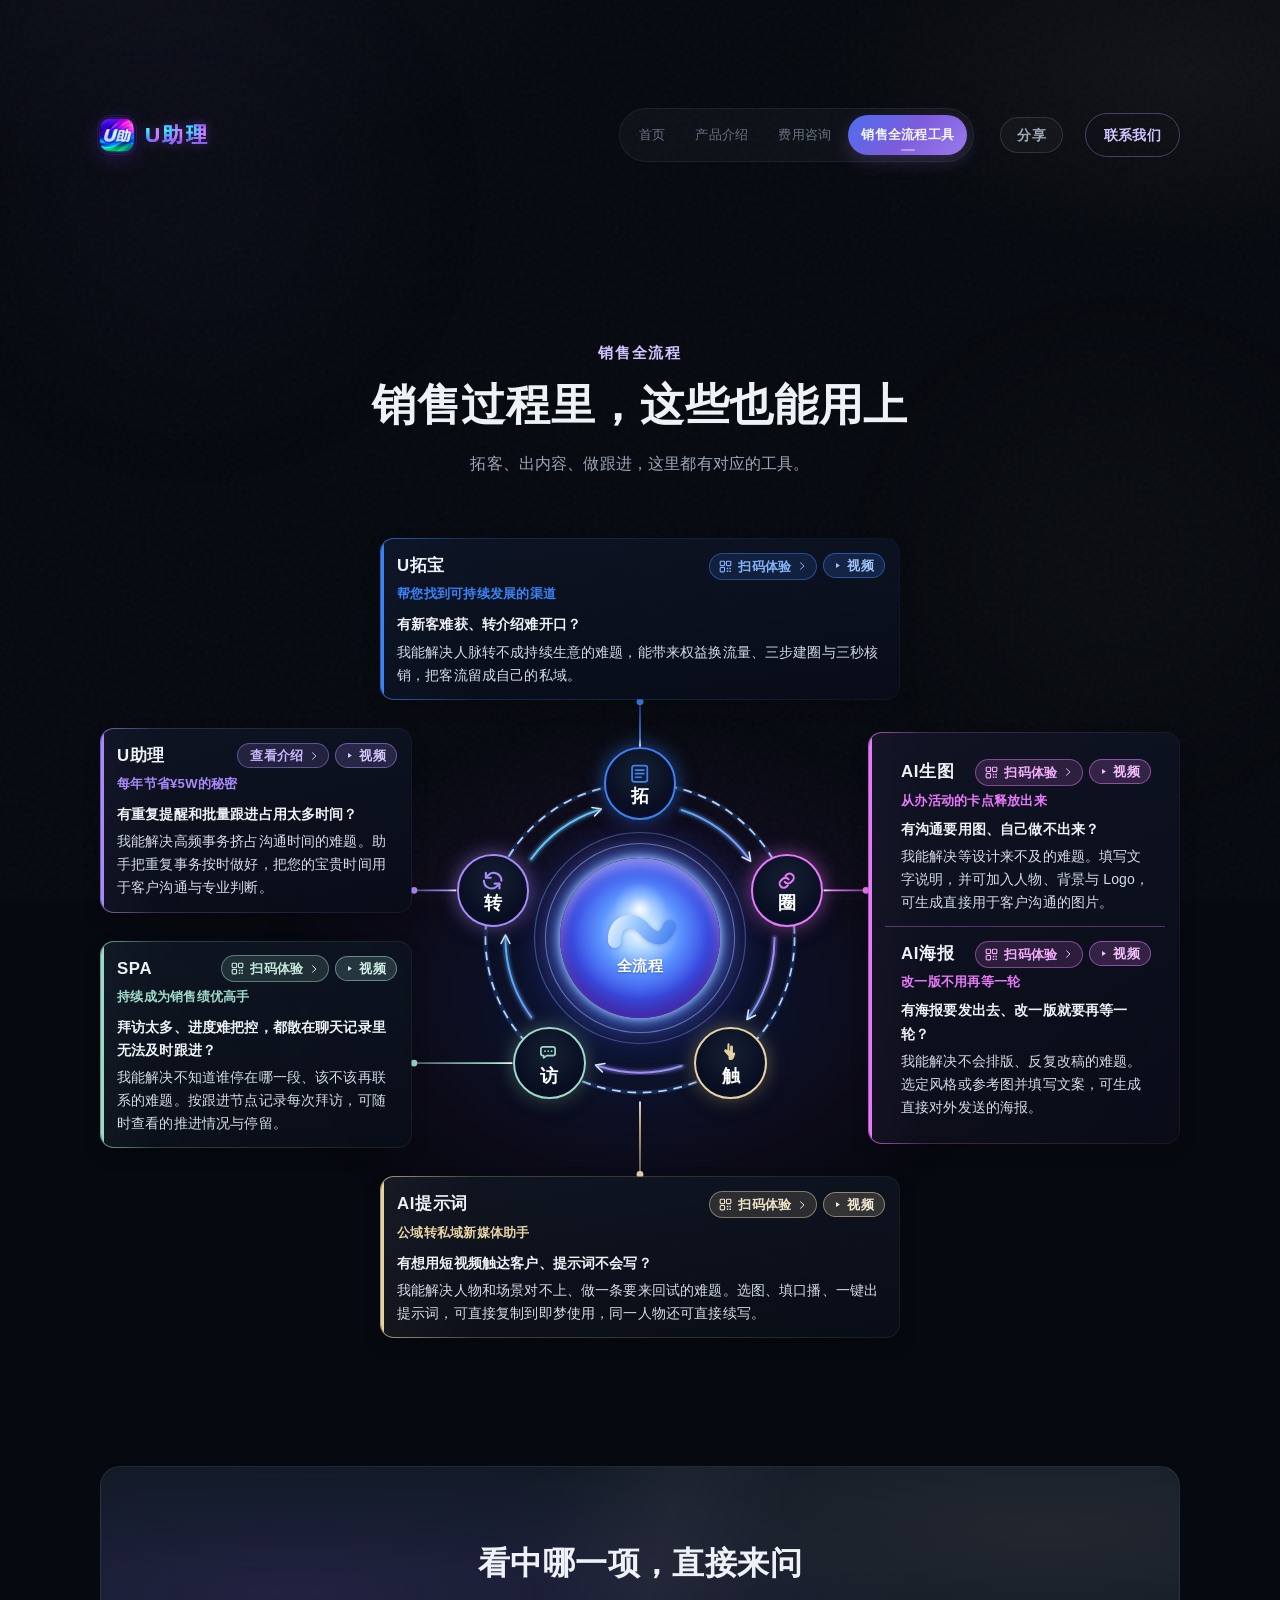
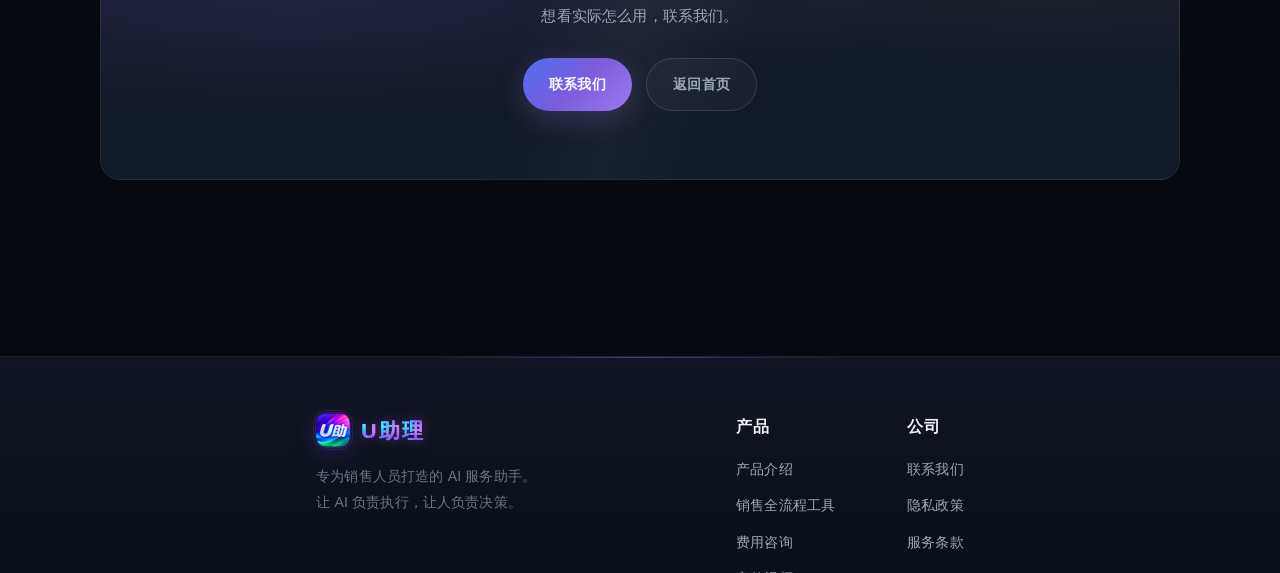
<file: tools.html>
<!DOCTYPE html>
<html lang="zh-CN">
<head>
  <meta charset="UTF-8" />
  <meta name="viewport" content="width=device-width, initial-scale=1, viewport-fit=cover" />
  <meta name="format-detection" content="telephone=no, email=no" />
  <title>销售全流程工具 — U助理</title>
  <meta name="description" content="拓、圈、触、访、转：U拓宝、AI生图、AI海报、AI视频提示词、SPA随手记与 U助理，给同一类销售客户使用。" />
  <meta property="og:type" content="website" />
  <meta property="og:site_name" content="U助理" />
  <meta property="og:title" content="销售全流程工具 — U助理" />
  <meta property="og:description" content="拓、圈、触、访、转：U拓宝、AI生图、AI海报、AI视频提示词、SPA随手记与 U助理，给同一类销售客户使用。" />
  <meta property="og:image" content="static/share-cover.jpg" />
  <meta itemprop="name" content="销售全流程工具 — U助理" />
  <meta itemprop="description" content="拓、圈、触、访、转：U拓宝、AI生图、AI海报、AI视频提示词、SPA随手记与 U助理，给同一类销售客户使用。" />
  <meta itemprop="image" content="static/share-cover.jpg" />
  <script>
    (function () {
      var img = new URL('static/share-cover.jpg', location.href).href;
      var pageUrl = location.href.split('#')[0];
      var image = document.querySelector('meta[property="og:image"]');
      var item = document.querySelector('meta[itemprop="image"]');
      if (image) image.setAttribute('content', img);
      if (item) item.setAttribute('content', img);
      var urlMeta = document.querySelector('meta[property="og:url"]');
      if (!urlMeta) {
        urlMeta = document.createElement('meta');
        urlMeta.setAttribute('property', 'og:url');
        document.head.appendChild(urlMeta);
      }
      urlMeta.setAttribute('content', pageUrl);
    })();
  </script>
  <link rel="stylesheet" href="css/style.css?v=m100" />
</head>
<body>
  <div class="bg-mesh" aria-hidden="true"></div>
  <div class="bg-orb bg-orb--a" aria-hidden="true"></div>
  <div class="bg-orb bg-orb--b" aria-hidden="true"></div>
  <div class="bg-noise" aria-hidden="true"></div>

  <header class="site-header">
    <div class="nav-inner">
      <a class="logo" href="about.html">
        <span class="logo-mark">U</span>
        <span class="logo-text"><span class="brand-word" aria-label="U助理"><span class="brand-char">U</span><span class="brand-char">助</span><span class="brand-char">理</span></span></span>
      </a>
      <nav class="nav-links" aria-label="主导航">
        <a href="index.html">首页</a>
        <a href="product.html">产品介绍</a>
        <a href="pricing.html">费用咨询</a>
        <a href="tools.html" class="active">销售全流程工具</a>
      </nav>
      <a class="nav-cta" href="about.html">联系我们</a>
    </div>
    <div class="scroll-progress" aria-hidden="true"></div>
  </header>

  <main class="flow-page">
    <section class="page-hero flow-hero">
      <div class="container">
        <p class="section-label">销售全流程</p>
        <h1>销售过程里，这些也能用上</h1>
        <p class="page-hero__desc">
          拓客、出内容、做跟进，这里都有对应的工具。
        </p>
      </div>
    </section>

    <section class="section flow-board" style="padding-top: 4px;">
      <div class="container">
        <div class="flow-stage">
        <div class="orbit" id="ring">
          <div class="orbit__ring">
            <svg class="orbit__track" viewBox="0 0 440 440" aria-hidden="true">
              <defs>
                <linearGradient id="orbitGrad" x1="40" y1="24" x2="400" y2="416" gradientUnits="userSpaceOnUse">
                  <stop offset="0%" stop-color="#7dd3fc"/>
                  <stop offset="48%" stop-color="#60a5fa"/>
                  <stop offset="100%" stop-color="#c084fc"/>
                </linearGradient>
                <linearGradient id="arrowGrad" x1="60" y1="40" x2="390" y2="400" gradientUnits="userSpaceOnUse">
                  <stop offset="0%" stop-color="#67e8f9"/>
                  <stop offset="38%" stop-color="#60a5fa"/>
                  <stop offset="72%" stop-color="#a78bfa"/>
                  <stop offset="100%" stop-color="#22d3ee"/>
                </linearGradient>
                <filter id="orbitSoft" x="-25%" y="-25%" width="150%" height="150%">
                  <feGaussianBlur stdDeviation="2.4" result="blur"/>
                  <feMerge>
                    <feMergeNode in="blur"/>
                    <feMergeNode in="SourceGraphic"/>
                  </feMerge>
                </filter>
                <marker id="orbitArrow" markerWidth="14" markerHeight="14" refX="8" refY="7" orient="auto" markerUnits="userSpaceOnUse">
                  <path d="M2 2.2 L11.4 7 L2 11.8" fill="none" stroke="#e0f2fe" stroke-width="1.7" stroke-linecap="round" stroke-linejoin="round"/>
                </marker>
              </defs>
              <circle cx="220" cy="220" r="116" fill="none" stroke="url(#orbitGrad)" stroke-width="1.25" opacity="0.42"/>
              <circle cx="220" cy="220" r="104" fill="none" stroke="#c5e4ff" stroke-width="1.15" opacity="0.5"/>
              <circle cx="220" cy="220" r="170" fill="none" stroke="rgba(59,130,246,0.2)" stroke-width="5"/>
              <circle class="orbit__dash" cx="220" cy="220" r="170" fill="none" stroke="rgba(191,219,254,0.95)" stroke-width="2" stroke-dasharray="8 9" stroke-linecap="round"/>
              <g fill="none" stroke="url(#arrowGrad)" stroke-linecap="round">
                <path d="M265.7 79.2 A148 148 0 0 1 339.7 133" stroke-width="6" opacity="0.3" filter="url(#orbitSoft)"/>
                <path d="M368 220 A148 148 0 0 1 339.7 307" stroke-width="6" opacity="0.3" filter="url(#orbitSoft)"/>
                <path d="M265.7 360.8 A148 148 0 0 1 174.3 360.8" stroke-width="6" opacity="0.3" filter="url(#orbitSoft)"/>
                <path d="M100.3 307 A148 148 0 0 1 72 220" stroke-width="6" opacity="0.3" filter="url(#orbitSoft)"/>
                <path d="M100.3 133 A148 148 0 0 1 174.3 79.2" stroke-width="6" opacity="0.3" filter="url(#orbitSoft)"/>
                <path d="M265.7 79.2 A148 148 0 0 1 339.7 133" stroke-width="2.2" marker-end="url(#orbitArrow)"/>
                <path d="M368 220 A148 148 0 0 1 339.7 307" stroke-width="2.2" marker-end="url(#orbitArrow)"/>
                <path d="M265.7 360.8 A148 148 0 0 1 174.3 360.8" stroke-width="2.2" marker-end="url(#orbitArrow)"/>
                <path d="M100.3 307 A148 148 0 0 1 72 220" stroke-width="2.2" marker-end="url(#orbitArrow)"/>
                <path d="M100.3 133 A148 148 0 0 1 174.3 79.2" stroke-width="2.2" marker-end="url(#orbitArrow)"/>
              </g>
            </svg>
            <div class="orbit__halo" aria-hidden="true"></div>
            <div class="orbit__core">
              <svg class="orbit__mark" viewBox="0 0 100 64" aria-hidden="true">
                <defs>
                  <linearGradient id="flowS" x1="12" y1="12" x2="90" y2="52" gradientUnits="userSpaceOnUse">
                    <stop offset="0%" stop-color="#f7fbff"/>
                    <stop offset="40%" stop-color="#9dcbff"/>
                    <stop offset="100%" stop-color="#3b78ee"/>
                  </linearGradient>
                </defs>
                <path d="M20 46C18 24 40 14 54 30C66 44 78 48 86 28" fill="none" stroke="url(#flowS)" stroke-width="16" stroke-linecap="round"/>
              </svg>
              <span>全流程</span>
            </div>
            <a class="orbit__node orbit__node--tuo" href="#tuo" aria-label="拓，U拓宝">
              <svg class="orbit__ico" viewBox="0 0 24 24" aria-hidden="true">
                <rect x="4.2" y="3.6" width="15.6" height="16.8" rx="2.4" fill="none" stroke="currentColor" stroke-width="1.8"/>
                <path d="M7.6 8.3h8.8M7.6 12h8.8M7.6 15.7h6" fill="none" stroke="currentColor" stroke-width="1.7" stroke-linecap="round"/>
              </svg>
              <span class="brand-char">拓</span>
            </a>
            <a class="orbit__node orbit__node--quan" href="#quan" aria-label="圈，AI生图/海报">
              <svg class="orbit__ico" viewBox="0 0 24 24" aria-hidden="true">
                <path d="M10 13.2a4.2 4.2 0 0 0 6.3.5l1.7-1.7a4.2 4.2 0 0 0-6-6L10.8 7.2" fill="none" stroke="currentColor" stroke-width="2.1" stroke-linecap="round"/>
                <path d="M14 10.8a4.2 4.2 0 0 0-6.3-.5l-1.7 1.7a4.2 4.2 0 0 0 6 6l1.2-1.2" fill="none" stroke="currentColor" stroke-width="2.1" stroke-linecap="round"/>
              </svg>
              <span class="brand-char">圈</span>
            </a>
            <a class="orbit__node orbit__node--chu" href="#chu" aria-label="触，AI提示词">
              <svg class="orbit__ico" viewBox="0 0 24 24" aria-hidden="true">
                <path fill="currentColor" d="M10.1 2.4a1.45 1.45 0 0 0-1.45 1.45v5.6l-.85-.62a1.5 1.5 0 0 0-2.1 2.14l3.7 4.15c.28.3.43.7.43 1.12v1.7a1.65 1.65 0 0 0 1.65 1.65h.7a3.3 3.3 0 0 0 3.15-2.28l1.15-3.5a1.55 1.55 0 0 0-1.48-2.05h-.72V6.15a1.45 1.45 0 0 0-2.9 0v3.55h-.7V3.85A1.45 1.45 0 0 0 10.1 2.4z"/>
              </svg>
              <span class="brand-char">触</span>
            </a>
            <a class="orbit__node orbit__node--fang" href="#fang" aria-label="访，SPA">
              <svg class="orbit__ico" viewBox="0 0 24 24" aria-hidden="true">
                <path d="M6.2 6h10.2A2.2 2.2 0 0 1 18.6 8.2v4.6a2.2 2.2 0 0 1-2.2 2.2H10l-3.2 2.3v-2.3H6.2A2.2 2.2 0 0 1 4 12.8V8.2A2.2 2.2 0 0 1 6.2 6z" fill="none" stroke="currentColor" stroke-width="1.8" stroke-linejoin="round"/>
                <circle cx="8.2" cy="10.5" r="0.9" fill="currentColor"/>
                <circle cx="11.6" cy="10.5" r="0.9" fill="currentColor"/>
                <circle cx="15" cy="10.5" r="0.9" fill="currentColor"/>
              </svg>
              <span class="brand-char">访</span>
            </a>
            <a class="orbit__node orbit__node--zhuan" href="#zhuan" aria-label="转，U助理">
              <svg class="orbit__ico" viewBox="0 0 24 24" aria-hidden="true">
                <path d="M21 12a8 8 0 0 0-13.7-5.6L5 8.5" fill="none" stroke="currentColor" stroke-width="2.15" stroke-linecap="round" stroke-linejoin="round"/>
                <path d="M5 4v5h5" fill="none" stroke="currentColor" stroke-width="2.15" stroke-linecap="round" stroke-linejoin="round"/>
                <path d="M3 12a8 8 0 0 0 13.7 5.6L19 15.5" fill="none" stroke="currentColor" stroke-width="2.15" stroke-linecap="round" stroke-linejoin="round"/>
                <path d="M19 20v-5h-5" fill="none" stroke="currentColor" stroke-width="2.15" stroke-linecap="round" stroke-linejoin="round"/>
              </svg>
              <span class="brand-char">转</span>
            </a>
          </div>
        </div>

        <ol class="skill-list">
          <li class="skill skill--tuo" id="tuo">
            <div class="skill__main">
              <h2 class="skill__head">
                <span class="skill__name">U拓宝</span>
                <span class="skill__tag">帮您找到可持续发展的渠道</span>
                <div class="skill__actions">
                <button type="button" class="skill__go" data-code="static/ma2.jpg" data-title="U拓宝">
                  <svg class="skill__go-ico" viewBox="0 0 24 24" aria-hidden="true">
                    <rect x="3.5" y="3.5" width="7" height="7" rx="1.2" fill="none" stroke="currentColor" stroke-width="1.8"/>
                    <rect x="13.5" y="3.5" width="7" height="7" rx="1.2" fill="none" stroke="currentColor" stroke-width="1.8"/>
                    <rect x="3.5" y="13.5" width="7" height="7" rx="1.2" fill="none" stroke="currentColor" stroke-width="1.8"/>
                    <path fill="currentColor" d="M14 14h2.4v2.4H14zm4.2 0H20.6v2.4h-2.4zM14 18.2h2.4V20.6H14zm4.2 0h2.4v2.4h-2.4z"/>
                  </svg>
                  <span>扫码体验</span>
                  <svg class="skill__go-chev" viewBox="0 0 24 24" aria-hidden="true"><path d="M9 5.5 16 12l-7 6.5" fill="none" stroke="currentColor" stroke-width="2" stroke-linecap="round" stroke-linejoin="round"/></svg>
                </button>
                <button type="button" class="skill__video" data-video="static/luyan1.mp4" data-title="U拓宝">
                  <svg viewBox="0 0 24 24" aria-hidden="true"><path d="M9.2 7.6v8.8l7.2-4.4-7.2-4.4z" fill="currentColor"/></svg>
                  <span>视频</span>
                </button>
                </div>
              </h2>
              <div class="skill__qa">
                <p class="skill__q">有新客难获、转介绍难开口？</p>
                <p class="skill__a">我能解决人脉转不成持续生意的难题，能带来权益换流量、三步建圈与三秒核销，把客流留成自己的私域。</p>
              </div>
            </div>
          </li>
          <li class="flow-side flow-side--left">
            <div class="skill skill--zhuan" id="zhuan">
              <div class="skill__main">
                <h2 class="skill__head">
                  <span class="skill__name">U助理</span>
                  <span class="skill__tag">每年节省¥5W的秘密</span>
                  <div class="skill__actions">
                  <a class="skill__go skill__go--intro" href="product.html">
                    <span>查看介绍</span>
                    <svg class="skill__go-chev" viewBox="0 0 24 24" aria-hidden="true"><path d="M9 5.5 16 12l-7 6.5" fill="none" stroke="currentColor" stroke-width="2" stroke-linecap="round" stroke-linejoin="round"/></svg>
                  </a>
                  <a class="skill__video" href="index.html#hero-video">
                    <svg viewBox="0 0 24 24" aria-hidden="true"><path d="M9.2 7.6v8.8l7.2-4.4-7.2-4.4z" fill="currentColor"/></svg>
                    <span>视频</span>
                  </a>
                  </div>
                </h2>
                <div class="skill__qa">
                  <p class="skill__q">有重复提醒和批量跟进占用太多时间？</p>
                  <p class="skill__a">我能解决高频事务挤占沟通时间的难题。助手把重复事务按时做好，把您的宝贵时间用于客户沟通与专业判断。</p>
                </div>
              </div>
            </div>
            <div class="skill skill--fang" id="fang">
              <div class="skill__main">
                <h2 class="skill__head">
                  <span class="skill__name">SPA</span>
                  <span class="skill__tag">持续成为销售绩优高手</span>
                  <div class="skill__actions">
                  <button type="button" class="skill__go" data-code="static/ma1.jpg" data-title="SPA">
                    <svg class="skill__go-ico" viewBox="0 0 24 24" aria-hidden="true">
                      <rect x="3.5" y="3.5" width="7" height="7" rx="1.2" fill="none" stroke="currentColor" stroke-width="1.8"/>
                      <rect x="13.5" y="3.5" width="7" height="7" rx="1.2" fill="none" stroke="currentColor" stroke-width="1.8"/>
                      <rect x="3.5" y="13.5" width="7" height="7" rx="1.2" fill="none" stroke="currentColor" stroke-width="1.8"/>
                      <path fill="currentColor" d="M14 14h2.4v2.4H14zm4.2 0H20.6v2.4h-2.4zM14 18.2h2.4V20.6H14zm4.2 0h2.4v2.4h-2.4z"/>
                    </svg>
                    <span>扫码体验</span>
                    <svg class="skill__go-chev" viewBox="0 0 24 24" aria-hidden="true"><path d="M9 5.5 16 12l-7 6.5" fill="none" stroke="currentColor" stroke-width="2" stroke-linecap="round" stroke-linejoin="round"/></svg>
                  </button>
                  <button type="button" class="skill__video" data-video="static/luyan3.mp4" data-title="SPA">
                    <svg viewBox="0 0 24 24" aria-hidden="true"><path d="M9.2 7.6v8.8l7.2-4.4-7.2-4.4z" fill="currentColor"/></svg>
                    <span>视频</span>
                  </button>
                  </div>
                </h2>
                <div class="skill__qa">
                  <p class="skill__q">拜访太多、进度难把控，都散在聊天记录里无法及时跟进？</p>
                  <p class="skill__a">我能解决不知道谁停在哪一段、该不该再联系的难题。按跟进节点记录每次拜访，可随时查看的推进情况与停留。</p>
                </div>
              </div>
            </div>
          </li>
          <li class="flow-side flow-side--right">
            <div class="skill skill--quan skill--pair" id="quan">
              <div class="skill__part">
                <h2 class="skill__head">
                  <span class="skill__name">AI生图</span>
                  <span class="skill__tag">从办活动的卡点释放出来</span>
                  <div class="skill__actions">
                  <button type="button" class="skill__go" data-code="static/ma1.jpg" data-title="AI生图">
                    <svg class="skill__go-ico" viewBox="0 0 24 24" aria-hidden="true">
                      <rect x="3.5" y="3.5" width="7" height="7" rx="1.2" fill="none" stroke="currentColor" stroke-width="1.8"/>
                      <rect x="13.5" y="3.5" width="7" height="7" rx="1.2" fill="none" stroke="currentColor" stroke-width="1.8"/>
                      <rect x="3.5" y="13.5" width="7" height="7" rx="1.2" fill="none" stroke="currentColor" stroke-width="1.8"/>
                      <path fill="currentColor" d="M14 14h2.4v2.4H14zm4.2 0H20.6v2.4h-2.4zM14 18.2h2.4V20.6H14zm4.2 0h2.4v2.4h-2.4z"/>
                    </svg>
                    <span>扫码体验</span>
                    <svg class="skill__go-chev" viewBox="0 0 24 24" aria-hidden="true"><path d="M9 5.5 16 12l-7 6.5" fill="none" stroke="currentColor" stroke-width="2" stroke-linecap="round" stroke-linejoin="round"/></svg>
                  </button>
                  <button type="button" class="skill__video" data-video="static/luyan4.mp4" data-title="AI生图">
                    <svg viewBox="0 0 24 24" aria-hidden="true"><path d="M9.2 7.6v8.8l7.2-4.4-7.2-4.4z" fill="currentColor"/></svg>
                    <span>视频</span>
                  </button>
                  </div>
                </h2>
                <div class="skill__qa">
                  <p class="skill__q">有沟通要用图、自己做不出来？</p>
                  <p class="skill__a">我能解决等设计来不及的难题。填写文字说明，并可加入人物、背景与 Logo，可生成直接用于客户沟通的图片。</p>
                </div>
              </div>
              <div class="skill__part" id="quan-poster">
                <h2 class="skill__head">
                  <span class="skill__name">AI海报</span>
                  <span class="skill__tag">改一版不用再等一轮</span>
                  <div class="skill__actions">
                  <button type="button" class="skill__go" data-code="static/ma1.jpg" data-title="AI海报">
                    <svg class="skill__go-ico" viewBox="0 0 24 24" aria-hidden="true">
                      <rect x="3.5" y="3.5" width="7" height="7" rx="1.2" fill="none" stroke="currentColor" stroke-width="1.8"/>
                      <rect x="13.5" y="3.5" width="7" height="7" rx="1.2" fill="none" stroke="currentColor" stroke-width="1.8"/>
                      <rect x="3.5" y="13.5" width="7" height="7" rx="1.2" fill="none" stroke="currentColor" stroke-width="1.8"/>
                      <path fill="currentColor" d="M14 14h2.4v2.4H14zm4.2 0H20.6v2.4h-2.4zM14 18.2h2.4V20.6H14zm4.2 0h2.4v2.4h-2.4z"/>
                    </svg>
                    <span>扫码体验</span>
                    <svg class="skill__go-chev" viewBox="0 0 24 24" aria-hidden="true"><path d="M9 5.5 16 12l-7 6.5" fill="none" stroke="currentColor" stroke-width="2" stroke-linecap="round" stroke-linejoin="round"/></svg>
                  </button>
                  <button type="button" class="skill__video" data-video="static/luyan4.mp4" data-title="AI海报">
                    <svg viewBox="0 0 24 24" aria-hidden="true"><path d="M9.2 7.6v8.8l7.2-4.4-7.2-4.4z" fill="currentColor"/></svg>
                    <span>视频</span>
                  </button>
                  </div>
                </h2>
                <div class="skill__qa">
                  <p class="skill__q">有海报要发出去、改一版就要再等一轮？</p>
                  <p class="skill__a">我能解决不会排版、反复改稿的难题。选定风格或参考图并填写文案，可生成直接对外发送的海报。</p>
                </div>
              </div>
            </div>
          </li>
          <li class="skill skill--chu" id="chu">
            <div class="skill__main">
              <h2 class="skill__head">
                <span class="skill__name">AI提示词</span>
                <span class="skill__tag">公域转私域新媒体助手</span>
                <div class="skill__actions">
                <button type="button" class="skill__go" data-code="static/ma1.jpg" data-title="AI提示词">
                  <svg class="skill__go-ico" viewBox="0 0 24 24" aria-hidden="true">
                    <rect x="3.5" y="3.5" width="7" height="7" rx="1.2" fill="none" stroke="currentColor" stroke-width="1.8"/>
                    <rect x="13.5" y="3.5" width="7" height="7" rx="1.2" fill="none" stroke="currentColor" stroke-width="1.8"/>
                    <rect x="3.5" y="13.5" width="7" height="7" rx="1.2" fill="none" stroke="currentColor" stroke-width="1.8"/>
                    <path fill="currentColor" d="M14 14h2.4v2.4H14zm4.2 0H20.6v2.4h-2.4zM14 18.2h2.4V20.6H14zm4.2 0h2.4v2.4h-2.4z"/>
                  </svg>
                  <span>扫码体验</span>
                  <svg class="skill__go-chev" viewBox="0 0 24 24" aria-hidden="true"><path d="M9 5.5 16 12l-7 6.5" fill="none" stroke="currentColor" stroke-width="2" stroke-linecap="round" stroke-linejoin="round"/></svg>
                </button>
                <button type="button" class="skill__video" data-video="static/luyan2.mp4" data-title="AI提示词">
                  <svg viewBox="0 0 24 24" aria-hidden="true"><path d="M9.2 7.6v8.8l7.2-4.4-7.2-4.4z" fill="currentColor"/></svg>
                  <span>视频</span>
                </button>
                </div>
              </h2>
              <div class="skill__qa">
                <p class="skill__q">有想用短视频触达客户、提示词不会写？</p>
                <p class="skill__a">我能解决人物和场景对不上、做一条要来回试的难题。选图、填口播、一键出提示词，可直接复制到即梦使用，同一人物还可直接续写。</p>
              </div>
            </div>
          </li>
        </ol>
        <svg class="flow-wires" aria-hidden="true"></svg>
        </div>
      </div>
    </section>

    <section class="section" style="padding-top: 0;">
      <div class="container">
        <div class="cta-band reveal">
          <h2>看中哪一项，直接来问</h2>
          <p class="cta-lines">
            <span>想看实际怎么用，联系我们。</span>
          </p>
          <div class="btn-group">
            <a class="btn btn-primary" href="about.html">联系我们</a>
            <a class="btn btn-ghost" href="index.html">返回首页</a>
          </div>
        </div>
      </div>
    </section>
  </main>

  <footer class="site-footer">
    <div class="container">
      <div class="footer-main">
        <div class="footer-brand">
          <a class="logo" href="about.html">
            <span class="logo-mark">U</span>
            <span class="logo-text"><span class="brand-word" aria-label="U助理"><span class="brand-char">U</span><span class="brand-char">助</span><span class="brand-char">理</span></span></span>
          </a>
          <p>专为销售人员打造的 AI 服务助手。<br />让 AI 负责执行，让人负责决策。</p>
        </div>
        <div class="footer-links">
          <div class="footer-col">
            <h4>产品</h4>
            <a href="product.html">产品介绍</a>
            <a href="tools.html">销售全流程工具</a>
            <a href="pricing.html">费用咨询</a>
            <a href="index.html">宣传视频</a>
            <a href="product.html#faq">常见问题</a>
          </div>
          <div class="footer-col">
            <h4>公司</h4>
            <a href="about.html">联系我们</a>
            <a href="privacy.html">隐私政策</a>
            <a href="terms.html">服务条款</a>
          </div>
        </div>
      </div>
      <div class="footer-legal">
        <div class="footer-legal-left">
          <p class="footer-copyright">© 2026 U助理 · 让 AI 负责执行，让人负责决策</p>
          <p class="footer-icp">
            <a href="https://beian.miit.gov.cn/" target="_blank" rel="noopener noreferrer">津ICP备2026004555号-5</a>
          </p>
        </div>
      </div>
    </div>
  </footer>

  <button type="button" class="back-top" aria-label="回到顶部" title="回到顶部">
    <span class="back-top__ring" aria-hidden="true"></span>
    <svg viewBox="0 0 24 24" aria-hidden="true">
      <path d="M12 19V5"></path>
      <path d="M5 12l7-7 7 7"></path>
    </svg>
  </button>

  <div class="code-mask" id="codeMask" hidden>
    <div class="code-dialog" role="dialog" aria-modal="true" aria-labelledby="codeTitle">
      <button type="button" class="code-close" aria-label="关闭">×</button>
      <p class="code-title" id="codeTitle"></p>
      <img class="code-img" alt="" width="168" height="168">
      <p class="code-hint">微信扫一扫，进入小程序</p>
    </div>
  </div>

  <div class="code-mask video-mask" id="videoMask" hidden>
    <div class="code-dialog video-dialog" role="dialog" aria-modal="true" aria-labelledby="videoTitle">
      <button type="button" class="code-close" aria-label="关闭">×</button>
      <p class="code-title" id="videoTitle"></p>
      <video class="video-player" controls playsinline preload="metadata"></video>
      <p class="video-pending" hidden>介绍视频正在准备，随后上线。</p>
    </div>
  </div>

  <script src="js/main.js?v=m17"></script>
  <script>
    (function () {
      var stage = document.querySelector('.flow-stage');
      var svg = document.querySelector('.flow-wires');
      if (!stage || !svg) return;
      var ns = 'http://www.w3.org/2000/svg';
      var pairs = ['tuo', 'quan', 'chu', 'fang', 'zhuan'];

      function local(rect, box) {
        return {
          left: rect.left - box.left,
          right: rect.right - box.left,
          top: rect.top - box.top,
          bottom: rect.bottom - box.top,
          width: rect.width,
          height: rect.height
        };
      }

      function draw() {
        svg.replaceChildren();
        if (window.matchMedia('(max-width: 980px)').matches) return;
        var box = stage.getBoundingClientRect();
        if (!box.width || !box.height) return;
        svg.setAttribute('viewBox', '0 0 ' + box.width + ' ' + box.height);

        var defs = document.createElementNS(ns, 'defs');
        var filter = document.createElementNS(ns, 'filter');
        filter.setAttribute('id', 'wireGlow');
        filter.setAttribute('x', '-50%');
        filter.setAttribute('y', '-50%');
        filter.setAttribute('width', '200%');
        filter.setAttribute('height', '200%');
        var blur = document.createElementNS(ns, 'feGaussianBlur');
        blur.setAttribute('stdDeviation', '2.6');
        filter.appendChild(blur);
        defs.appendChild(filter);
        svg.appendChild(defs);

        pairs.forEach(function (id) {
          var cardEl = id === 'quan'
            ? stage.querySelector('.flow-side--right')
            : document.getElementById(id);
          var nodeEl = stage.querySelector('.orbit__node--' + id);
          if (!cardEl || !nodeEl) return;
          var card = local(cardEl.getBoundingClientRect(), box);
          var node = local(nodeEl.getBoundingClientRect(), box);
          var nx = node.left + node.width / 2;
          var ny = node.top + node.height / 2;
          var tone = getComputedStyle(cardEl).getPropertyValue('--tone').trim() || '#c4b5fd';
          var d;
          var start;
          var end;

          if (id === 'tuo') {
            var x = nx;
            start = { x: x, y: node.top - 1 };
            end = { x: x, y: card.bottom + 2 };
            d = 'M' + start.x.toFixed(1) + ' ' + start.y.toFixed(1) + ' L' + end.x.toFixed(1) + ' ' + end.y.toFixed(1);
          } else if (id === 'chu') {
            var ringEl = stage.querySelector('.orbit__ring');
            var ring = local(ringEl.getBoundingClientRect(), box);
            var land = ring.left + ring.width / 2;
            start = { x: land, y: ring.top + ring.height * 0.91 };
            end = { x: land, y: card.top - 2 };
            d = 'M' + start.x.toFixed(1) + ' ' + start.y.toFixed(1) + ' L' + end.x.toFixed(1) + ' ' + end.y.toFixed(1);
          } else if (id === 'zhuan' || id === 'fang' || id === 'quan') {
            var toRight = id !== 'quan';
            var xNode = toRight ? node.left - 1 : node.right + 1;
            var xCard = toRight ? card.right + 2 : card.left - 2;
            var y = ny;
            var yCard = Math.min(card.bottom - 22, Math.max(card.top + 22, y));
            start = { x: xNode, y: y };
            end = { x: xCard, y: Math.abs(yCard - y) > 10 ? yCard : y };
            if (Math.abs(yCard - y) > 10) {
              var mid = (xNode + xCard) / 2;
              d = 'M' + xNode.toFixed(1) + ' ' + y.toFixed(1) +
                ' L' + mid.toFixed(1) + ' ' + y.toFixed(1) +
                ' L' + mid.toFixed(1) + ' ' + yCard.toFixed(1) +
                ' L' + xCard.toFixed(1) + ' ' + yCard.toFixed(1);
            } else {
              d = 'M' + xNode.toFixed(1) + ' ' + y.toFixed(1) + ' L' + xCard.toFixed(1) + ' ' + y.toFixed(1);
            }
          } else {
            return;
          }

          var grad = document.createElementNS(ns, 'linearGradient');
          grad.setAttribute('id', 'wg-' + id);
          grad.setAttribute('gradientUnits', 'userSpaceOnUse');
          grad.setAttribute('x1', start.x.toFixed(1));
          grad.setAttribute('y1', start.y.toFixed(1));
          grad.setAttribute('x2', end.x.toFixed(1));
          grad.setAttribute('y2', end.y.toFixed(1));
          var stopA = document.createElementNS(ns, 'stop');
          stopA.setAttribute('offset', '0%');
          stopA.setAttribute('stop-color', '#ffffff');
          stopA.setAttribute('stop-opacity', '0.95');
          var stopB = document.createElementNS(ns, 'stop');
          stopB.setAttribute('offset', '18%');
          stopB.setAttribute('stop-color', tone);
          var stopC = document.createElementNS(ns, 'stop');
          stopC.setAttribute('offset', '100%');
          stopC.setAttribute('stop-color', tone);
          stopC.setAttribute('stop-opacity', '0.45');
          grad.appendChild(stopA);
          grad.appendChild(stopB);
          grad.appendChild(stopC);
          defs.appendChild(grad);

          var glow = document.createElementNS(ns, 'path');
          glow.setAttribute('d', d);
          glow.setAttribute('fill', 'none');
          glow.setAttribute('stroke', tone);
          glow.setAttribute('stroke-width', '8');
          glow.setAttribute('stroke-linecap', 'round');
          glow.setAttribute('stroke-linejoin', 'round');
          glow.setAttribute('opacity', '0.55');
          glow.setAttribute('filter', 'url(#wireGlow)');
          svg.appendChild(glow);

          var path = document.createElementNS(ns, 'path');
          path.setAttribute('d', d);
          path.setAttribute('fill', 'none');
          path.setAttribute('stroke', 'url(#wg-' + id + ')');
          path.setAttribute('stroke-width', '1.7');
          path.setAttribute('stroke-linecap', 'round');
          path.setAttribute('stroke-linejoin', 'round');
          svg.appendChild(path);

          var dot = document.createElementNS(ns, 'circle');
          dot.setAttribute('cx', end.x.toFixed(1));
          dot.setAttribute('cy', end.y.toFixed(1));
          dot.setAttribute('r', '3.4');
          dot.setAttribute('fill', tone);
          svg.appendChild(dot);
        });
      }

      window.addEventListener('resize', draw);
      window.addEventListener('load', draw);
      if (window.ResizeObserver) new ResizeObserver(draw).observe(stage);
      draw();
      setTimeout(draw, 200);
      setTimeout(draw, 600);
    })();

    (function () {
      var mask = document.getElementById('codeMask');
      if (!mask) return;
      var img = mask.querySelector('.code-img');
      var title = mask.querySelector('.code-title');

      function close() {
        mask.hidden = true;
        document.body.classList.remove('share-open');
      }

      document.querySelectorAll('.skill__go[data-code]').forEach(function (btn) {
        btn.addEventListener('click', function () {
          var name = btn.getAttribute('data-title') || '';
          img.src = btn.getAttribute('data-code');
          img.alt = name + '小程序码';
          title.textContent = name;
          mask.hidden = false;
          document.body.classList.add('share-open');
        });
      });

      mask.addEventListener('click', function (event) {
        if (event.target === mask || event.target.closest('.code-close')) close();
      });

      document.addEventListener('keydown', function (event) {
        if (event.key === 'Escape' && !mask.hidden) close();
      });
    })();

    (function () {
      var mask = document.getElementById('videoMask');
      if (!mask) return;
      var video = mask.querySelector('.video-player');
      var title = mask.querySelector('.code-title');
      var pending = mask.querySelector('.video-pending');

      function close() {
        mask.hidden = true;
        document.body.classList.remove('share-open');
        video.pause();
        video.removeAttribute('src');
        video.load();
      }

      document.querySelectorAll('.skill__video[data-video], .skill__video[data-pending]').forEach(function (btn) {
        btn.addEventListener('click', function () {
          var name = btn.getAttribute('data-title') || '';
          var src = btn.getAttribute('data-video');
          title.textContent = name ? name + ' · 视频介绍' : '视频介绍';
          if (src) {
            pending.hidden = true;
            video.hidden = false;
            mask.querySelector('.video-dialog').classList.remove('is-pending');
            video.src = src;
            video.play().catch(function () {});
          } else {
            video.hidden = true;
            pending.hidden = false;
            mask.querySelector('.video-dialog').classList.add('is-pending');
          }
          mask.hidden = false;
          document.body.classList.add('share-open');
        });
      });

      mask.addEventListener('click', function (event) {
        if (event.target === mask || event.target.closest('.code-close')) close();
      });

      document.addEventListener('keydown', function (event) {
        if (event.key === 'Escape' && !mask.hidden) close();
      });
    })();
  </script>
</body>
</html>
</file>
<file: css/style.css>
/* U助理 Official Site — Premium Design System */
:root {
  --bg: #06090f;
  --bg-2: #0b111a;
  --bg-3: #121a27;
  --surface: rgba(255, 255, 255, 0.028);
  --surface-hover: rgba(255, 255, 255, 0.055);
  --border: rgba(255, 255, 255, 0.065);
  --border-strong: rgba(255, 255, 255, 0.12);
  --text: #eef1f6;
  --text-secondary: #9ea7b8;
  --text-muted: #6a7386;
  --accent: #b39afa;
  --accent-deep: #8b6fd4;
  --accent-soft: rgba(179, 154, 250, 0.13);
  --accent-glow: rgba(139, 111, 212, 0.26);
  --accent-bright: #d2c4ff;
  --accent-grad: linear-gradient(135deg, #4d6ef0 0%, #7c5cdb 50%, #9b7aef 100%);
  --gold: #dcc08a;
  --gold-soft: rgba(220, 192, 138, 0.09);
  --promo: #5ad6ef;
  --promo-soft: rgba(90, 214, 239, 0.12);
  --promo-deep: #2bb8d6;
  --brand-blue: #315cff;
  --brand-violet: #8b5cf6;
  --brand-cyan: #22e6ff;
  --radius: 16px;
  --radius-sm: 10px;
  --nav-h: 72px;
  --max: 1080px;
  --max-home: 1520px;
  --gutter: 48px;
  --space-section: 96px;
  --space-block: 24px;
  --content-prose: 1080px;
  --font-display: 'Microsoft YaHei', '微软雅黑', 'PingFang SC', 'Noto Sans SC', sans-serif;
  --font-brand: 'Microsoft YaHei', '微软雅黑', 'PingFang SC', 'Noto Sans SC', sans-serif;
  --font-body: 'Microsoft YaHei', '微软雅黑', 'PingFang SC', 'Noto Sans SC', sans-serif;
  --ease: cubic-bezier(0.22, 1, 0.36, 1);
  --shadow-card: 0 18px 48px rgba(0, 0, 0, 0.32);
}

*,
*::before,
*::after {
  box-sizing: border-box;
  margin: 0;
  padding: 0;
}

html {
  scroll-behavior: smooth;
  scroll-padding-top: calc(var(--nav-h) + 12px);
  -webkit-text-size-adjust: 100%;
  text-size-adjust: 100%;
  overflow-x: clip;
  max-width: 100%;
}

body {
  font-family: var(--font-body);
  background: var(--bg);
  color: var(--text);
  line-height: 1.75;
  font-weight: 400;
  font-size: 15.5px;
  letter-spacing: 0.01em;
  -webkit-font-smoothing: antialiased;
  -webkit-tap-highlight-color: transparent;
  overflow-x: clip;
  max-width: 100%;
}

img,
video {
  max-width: 100%;
  display: block;
}

a {
  color: inherit;
  text-decoration: none;
}

ul {
  list-style: none;
}

button {
  font-family: inherit;
  cursor: pointer;
  border: none;
  background: none;
}

::selection {
  background: rgba(182, 124, 255, 0.32);
  color: #fff;
}

.container {
  width: min(100% - (var(--gutter) * 2), var(--max));
  margin-inline: auto;
}

/* ---------- Atmosphere ---------- */
.bg-mesh {
  pointer-events: none;
  position: fixed;
  inset: 0;
  z-index: -2;
  background:
    radial-gradient(ellipse 70% 45% at 8% -5%, rgba(120, 110, 180, 0.06), transparent 55%),
    radial-gradient(ellipse 55% 40% at 92% 8%, rgba(224, 192, 138, 0.05), transparent 50%),
    radial-gradient(ellipse 45% 35% at 50% 110%, rgba(120, 110, 180, 0.035), transparent 55%),
    var(--bg);
}

.bg-noise {
  pointer-events: none;
  position: fixed;
  inset: 0;
  z-index: -1;
  opacity: 0.035;
  background-image: url("data:image/svg+xml,%3Csvg viewBox='0 0 256 256' xmlns='http://www.w3.org/2000/svg'%3E%3Cfilter id='n'%3E%3CfeTurbulence type='fractalNoise' baseFrequency='0.85' numOctaves='4' stitchTiles='stitch'/%3E%3C/filter%3E%3Crect width='100%25' height='100%25' filter='url(%23n)'/%3E%3C/svg%3E");
}

.bg-orb {
  pointer-events: none;
  position: fixed;
  z-index: -1;
  width: 42vw;
  height: 42vw;
  max-width: 560px;
  max-height: 560px;
  border-radius: 50%;
  filter: blur(80px);
  opacity: 0.22;
  animation: orbFloat 18s ease-in-out infinite;
}

.bg-orb--a {
  top: -8%;
  left: -6%;
  background: radial-gradient(circle, rgba(120, 110, 180, 0.28), transparent 70%);
}

.bg-orb--b {
  right: -8%;
  bottom: 8%;
  background: radial-gradient(circle, rgba(220, 192, 138, 0.18), transparent 70%);
  animation-delay: -7s;
  animation-duration: 22s;
}

@keyframes orbFloat {
  0%, 100% { transform: translate(0, 0) scale(1); }
  50% { transform: translate(3%, 4%) scale(1.08); }
}

.scroll-progress {
  position: absolute;
  left: 0;
  bottom: 0;
  height: 2px;
  width: 0%;
  background: linear-gradient(90deg, var(--accent-deep), var(--accent), var(--gold));
  box-shadow: 0 0 12px var(--accent-glow);
  transition: width 0.05s linear;
}

/* ---------- Nav ---------- */
.site-header {
  position: fixed;
  top: 0;
  left: 0;
  right: 0;
  z-index: 100;
  height: var(--nav-h);
  transition: background 0.4s var(--ease), border-color 0.4s, box-shadow 0.4s;
  border-bottom: 1px solid transparent;
}

.site-header.scrolled {
  background: rgba(6, 9, 15, 0.8);
  backdrop-filter: blur(20px) saturate(1.5);
  border-bottom-color: var(--border);
  box-shadow: 0 8px 32px rgba(0, 0, 0, 0.25);
}

.nav-inner {
  height: var(--nav-h);
  display: flex;
  align-items: center;
  gap: 18px;
  width: min(100% - (var(--gutter) * 2), var(--max));
  margin-inline: auto;
}

.logo {
  display: flex;
  align-items: center;
  gap: 11px;
  font-family: var(--font-brand);
  font-weight: 700;
  font-size: 1.18rem;
  letter-spacing: 0.02em;
  transition: opacity 0.25s;
}

.logo:hover {
  opacity: 0.9;
}

.logo-mark {
  width: 34px;
  height: 34px;
  border-radius: 10px;
  background-image: url('../static/logo.png');
  background-size: cover;
  background-position: center;
  display: grid;
  place-items: center;
  font-family: var(--font-brand);
  font-weight: 800;
  font-size: 0;
  color: transparent;
  box-shadow: 0 0 0 1px rgba(123, 63, 242, 0.22), 0 6px 22px rgba(123, 63, 242, 0.26);
  position: relative;
}

.logo-mark::after {
  content: '';
  position: absolute;
  inset: -3px;
  border-radius: 13px;
  border: 1px solid rgba(123, 63, 242, 0.2);
  animation: pulseRing 3.5s ease-in-out infinite;
}

@keyframes pulseRing {
  0%, 100% { opacity: 0.4; transform: scale(1); }
  50% { opacity: 0.85; transform: scale(1.04); }
}

.logo-text {
  display: inline-flex;
  align-items: center;
}

.logo-text .brand-word {
  font-size: 1.12em;
  font-weight: 800;
  letter-spacing: 0.08em;
}

/* 导航小字：提高饱和与对比，避免缩小后发灰发虚 */
.logo-text .brand-char,
.logo-text .brand-char:nth-child(1),
.logo-text .brand-char:nth-child(2),
.logo-text .brand-char:nth-child(3) {
  background:
    radial-gradient(
      ellipse at 18% 26%,
      #5ef0ff 0%,
      rgba(34, 230, 255, 0.95) 14%,
      rgba(34, 230, 255, 0.35) 36%,
      transparent 52%
    ),
    radial-gradient(
      ellipse at 70% 40%,
      #e879f9 0%,
      #c084fc 20%,
      #a855f7 42%,
      rgba(168, 85, 247, 0.45) 68%,
      transparent 100%
    ),
    radial-gradient(
      ellipse at 36% 84%,
      #60a5fa 0%,
      #3b82f6 24%,
      rgba(59, 130, 246, 0.4) 56%,
      transparent 100%
    ),
    linear-gradient(135deg, #6d28d9 0%, #9333ea 45%, #a855f7 100%);
  background-size: 100% 100%;
  -webkit-background-clip: text;
  background-clip: text;
  color: transparent;
  -webkit-text-fill-color: transparent;
  filter: drop-shadow(0 0 6px rgba(168, 85, 247, 0.35));
}

/* 品牌词：采用紫底 + 蓝区 + 青高光（图2方案），每字含蓝/紫/青，静态无动画 */
.brand-word {
  display: inline-flex;
  align-items: baseline;
  gap: 0.02em;
}

.brand-char {
  display: inline-block;
  font-style: normal;
  font-weight: inherit;
  line-height: 1;
  background:
    /* 青色高光 */
    radial-gradient(
      ellipse at 18% 28%,
      #22e6ff 0%,
      rgba(34, 230, 255, 0.85) 12%,
      rgba(34, 230, 255, 0.22) 34%,
      transparent 50%
    ),
    /* 紫色主体（略加重） */
    radial-gradient(
      ellipse at 68% 40%,
      #c026d3 0%,
      #a855f7 22%,
      #7c3aed 46%,
      rgba(124, 58, 237, 0.28) 70%,
      transparent 100%
    ),
    /* 蓝色区域 */
    radial-gradient(
      ellipse at 36% 84%,
      #2563eb 0%,
      #315cff 26%,
      rgba(49, 92, 255, 0.32) 58%,
      transparent 100%
    ),
    /* 紫色底色，保证整体偏紫且协调 */
    linear-gradient(135deg, #5b21b6 0%, #7e22ce 42%, #9333ea 100%);
  background-size: 100% 100%;
  background-repeat: no-repeat;
  -webkit-background-clip: text;
  background-clip: text;
  color: transparent;
  -webkit-text-fill-color: transparent;
}

/* 三字光斑微偏移，整体仍统一，避免完全同质 */
.brand-char:nth-child(1) {
  background:
    radial-gradient(ellipse at 22% 26%, #22e6ff 0%, rgba(34, 230, 255, 0.85) 12%, rgba(34, 230, 255, 0.2) 34%, transparent 50%),
    radial-gradient(ellipse at 70% 42%, #c026d3 0%, #a855f7 22%, #7c3aed 46%, rgba(124, 58, 237, 0.28) 70%, transparent 100%),
    radial-gradient(ellipse at 34% 82%, #2563eb 0%, #315cff 26%, rgba(49, 92, 255, 0.32) 58%, transparent 100%),
    linear-gradient(135deg, #5b21b6 0%, #7e22ce 42%, #9333ea 100%);
  background-size: 100% 100%;
  -webkit-background-clip: text;
  background-clip: text;
  color: transparent;
  -webkit-text-fill-color: transparent;
}

.brand-char:nth-child(2) {
  background:
    radial-gradient(ellipse at 16% 30%, #22e6ff 0%, rgba(34, 230, 255, 0.85) 12%, rgba(34, 230, 255, 0.2) 34%, transparent 50%),
    radial-gradient(ellipse at 64% 38%, #c026d3 0%, #a855f7 22%, #7c3aed 46%, rgba(124, 58, 237, 0.28) 70%, transparent 100%),
    radial-gradient(ellipse at 40% 86%, #2563eb 0%, #315cff 26%, rgba(49, 92, 255, 0.32) 58%, transparent 100%),
    linear-gradient(135deg, #5b21b6 0%, #7e22ce 45%, #9333ea 100%);
  background-size: 100% 100%;
  -webkit-background-clip: text;
  background-clip: text;
  color: transparent;
  -webkit-text-fill-color: transparent;
}

.brand-char:nth-child(3) {
  background:
    radial-gradient(ellipse at 20% 24%, #22e6ff 0%, rgba(34, 230, 255, 0.85) 12%, rgba(34, 230, 255, 0.2) 34%, transparent 50%),
    radial-gradient(ellipse at 72% 44%, #c026d3 0%, #a855f7 22%, #7c3aed 46%, rgba(124, 58, 237, 0.28) 70%, transparent 100%),
    radial-gradient(ellipse at 38% 80%, #2563eb 0%, #315cff 26%, rgba(49, 92, 255, 0.32) 58%, transparent 100%),
    linear-gradient(135deg, #5b21b6 0%, #7e22ce 40%, #9333ea 100%);
  background-size: 100% 100%;
  -webkit-background-clip: text;
  background-clip: text;
  color: transparent;
  -webkit-text-fill-color: transparent;
}

.nav-links {
  display: flex;
  align-items: center;
  gap: 4px;
  margin-left: auto;
  padding: 6px;
  border-radius: 999px;
  background: rgba(255, 255, 255, 0.03);
  border: 1px solid var(--border);
}

.nav-links a {
  position: relative;
  padding: 8px 13px;
  font-size: 0.84rem;
  font-weight: 500;
  letter-spacing: 0.02em;
  color: var(--text-muted);
  border-radius: 999px;
  transition: color 0.3s, background 0.3s, box-shadow 0.3s;
}

.nav-links a:hover {
  color: var(--text);
  background: rgba(255, 255, 255, 0.05);
}

.nav-links a.active,
html[data-nav="about"] #nav-about {
  color: #f4f6fb;
  background: var(--accent-grad);
  font-weight: 600;
  box-shadow: 0 6px 18px var(--accent-glow);
}

.nav-links a.active::after,
html[data-nav="about"] #nav-about::after {
  content: '';
  position: absolute;
  left: 50%;
  bottom: 4px;
  width: 14px;
  height: 2px;
  border-radius: 2px;
  background: rgba(255, 255, 255, 0.4);
  transform: translateX(-50%);
}

.nav-cta {
  margin-left: 4px !important;
  padding: 9px 18px !important;
  font-size: 0.875rem !important;
  border-radius: 999px !important;
  background: transparent !important;
  border: 1px solid rgba(179, 154, 250, 0.35) !important;
  color: var(--accent-bright) !important;
  font-weight: 600 !important;
  letter-spacing: 0.02em;
  box-shadow: none !important;
}

.nav-cta:hover {
  background: var(--accent-soft) !important;
  border-color: rgba(179, 154, 250, 0.55) !important;
  color: #fff !important;
  box-shadow: 0 0 20px var(--accent-glow) !important;
}

.nav-cta.active,
html[data-nav="contact"] #nav-contact {
  background: var(--accent-grad) !important;
  border-color: transparent !important;
  color: #f4f6fb !important;
  box-shadow: 0 6px 18px var(--accent-glow) !important;
}

.nav-cta.active::after,
html[data-nav="contact"] #nav-contact::after {
  display: none;
}

.nav-cta.active:hover,
html[data-nav="contact"] #nav-contact:hover {
  background: var(--accent-grad) !important;
  color: #f4f6fb !important;
  border-color: transparent !important;
  filter: brightness(1.05);
}

/* ---------- Buttons ---------- */
.btn {
  display: inline-flex;
  align-items: center;
  justify-content: center;
  gap: 8px;
  padding: 13px 26px;
  border-radius: 999px;
  font-size: 0.9rem;
  font-weight: 600;
  letter-spacing: 0.02em;
  position: relative;
  overflow: hidden;
  transition: transform 0.3s var(--ease), box-shadow 0.3s, background 0.3s, border-color 0.3s, filter 0.3s;
}

.btn::after {
  content: '';
  position: absolute;
  inset: 0;
  background: linear-gradient(105deg, transparent 35%, rgba(255, 255, 255, 0.28) 50%, transparent 65%);
  transform: translateX(-120%);
  transition: transform 0.55s var(--ease);
}

.btn:hover::after {
  transform: translateX(120%);
}

.btn:hover {
  transform: translateY(-2px);
}

.btn-primary {
  background: var(--accent-grad);
  color: #f4f6fb;
  box-shadow: 0 8px 26px var(--accent-glow);
}

.btn-primary:hover {
  filter: brightness(1.06);
  box-shadow: 0 12px 32px var(--accent-glow);
}

.btn-ghost {
  border: 1px solid var(--border-strong);
  color: var(--text-secondary);
  background: rgba(255, 255, 255, 0.03);
  backdrop-filter: blur(8px);
}

.btn-ghost:hover {
  border-color: rgba(179, 154, 250, 0.45);
  background: var(--accent-soft);
  color: var(--accent-bright);
}

.btn-group {
  display: flex;
  flex-wrap: wrap;
  gap: 14px;
}

/* ---------- Hero Split (text | video) ---------- */
.hero-split {
  min-height: calc(100vh - 8px);
  display: grid;
  grid-template-columns: minmax(260px, 400px) minmax(0, 1fr);
  gap: 34px;
  align-items: center;
  align-content: center;
  width: min(100% - 72px, 1280px);
  margin: 0 auto;
  padding: calc(var(--nav-h) + 28px) 0 40px;
  position: relative;
}

.hero-split__copy {
  position: relative;
  z-index: 2;
  display: flex;
  flex-direction: column;
  justify-content: center;
  animation: fadeSlideIn 0.9s var(--ease) both;
}

@keyframes fadeSlideIn {
  from { opacity: 0; transform: translateY(24px); }
  to { opacity: 1; transform: none; }
}

.eyebrow {
  display: inline-flex;
  align-items: center;
  justify-content: center;
  gap: 12px;
  font-size: 0.95rem;
  font-weight: 600;
  letter-spacing: 0.12em;
  color: var(--accent-bright);
  margin-bottom: 14px;
}

.eyebrow::before {
  display: none;
}

.hero-brand {
  font-family: var(--font-brand);
  font-size: clamp(2.85rem, 5.6vw, 4.5rem);
  font-weight: 700;
  letter-spacing: 0.08em;
  line-height: 1.08;
  margin-bottom: 14px;
  isolation: isolate;
}

.hero-brand .brand-word {
  gap: 0.04em;
}

.hero-title {
  font-family: var(--font-display);
  font-size: clamp(1.4rem, 2.1vw, 1.9rem);
  font-weight: 600;
  line-height: 1.45;
  letter-spacing: 0.02em;
  margin-bottom: 16px;
  color: var(--text);
}

.hero-desc {
  font-size: 0.98rem;
  color: var(--text-secondary);
  max-width: 28em;
  margin-bottom: 28px;
  line-height: 1.85;
  font-weight: 400;
  text-wrap: pretty;
  line-break: auto;
  overflow-wrap: break-word;
}

.hero-meta {
  display: flex;
  flex-wrap: wrap;
  gap: 8px;
  margin-bottom: 32px;
}

.hero-meta span {
  font-size: 0.75rem;
  font-weight: 500;
  letter-spacing: 0.06em;
  padding: 6px 13px;
  border-radius: 999px;
  border: 1px solid var(--border);
  background: rgba(255, 255, 255, 0.02);
  color: var(--text-secondary);
}

.hero-split__media {
  position: relative;
  z-index: 1;
  width: 100%;
  max-width: 100%;
  min-width: 0;
  min-height: 0;
  display: flex;
  justify-content: stretch;
  align-self: center;
  justify-self: stretch;
  animation: fadeSlideIn 1s var(--ease) 0.15s both;
}

.video-frame {
  position: relative;
  width: 100%;
  max-width: 100%;
  border-radius: 18px;
  padding: 1px;
  background: linear-gradient(145deg, rgba(140, 130, 190, 0.28), rgba(220, 192, 138, 0.16) 48%, rgba(120, 130, 170, 0.14));
  background-size: 200% 200%;
  animation: borderShift 8s ease infinite;
  box-shadow:
    0 0 0 1px rgba(255, 255, 255, 0.04),
    0 28px 70px rgba(0, 0, 0, 0.45),
    0 0 36px rgba(100, 110, 160, 0.06);
}

@keyframes borderShift {
  0%, 100% { background-position: 0% 40%; }
  50% { background-position: 100% 60%; }
}

.video-frame::before {
  content: '';
  position: absolute;
  inset: -40px;
  border-radius: 40px;
  background: radial-gradient(ellipse at center, rgba(120, 110, 170, 0.08), transparent 65%);
  z-index: -1;
  animation: glowPulse 4s ease-in-out infinite;
}

@keyframes glowPulse {
  0%, 100% { opacity: 0.55; transform: scale(1); }
  50% { opacity: 1; transform: scale(1.03); }
}

.video-frame__inner {
  position: relative;
  width: 100%;
  aspect-ratio: 16 / 9;
  max-height: calc(100vw * 9 / 16);
  border-radius: 16px;
  overflow: hidden;
  background: #000;
  min-width: 0;
  min-height: 0;
}

/* 旧版微信内核不认 aspect-ratio，用固定比例撑开，避免 video 固有高度把页面顶开 */
@supports not (aspect-ratio: 16 / 9) {
  .video-frame__inner {
    height: 0;
    padding-bottom: 56.25%;
    max-height: none;
  }
}

.video-frame__inner video {
  position: absolute;
  top: 0;
  left: 0;
  z-index: 0;
  width: 100%;
  height: 100%;
  max-width: 100%;
  max-height: 100%;
  object-fit: contain;
  object-position: center center;
  background: #000;
  image-rendering: auto;
}

.video-sound {
  position: absolute;
  right: 14px;
  bottom: 14px;
  z-index: 5;
  display: inline-flex;
  align-items: center;
  gap: 8px;
  padding: 7px 12px;
  border-radius: 999px;
  border: 1px solid rgba(255, 255, 255, 0.18);
  background: rgba(8, 12, 20, 0.78);
  color: #f3f5f9;
  font-size: 0.68rem;
  font-weight: 600;
  letter-spacing: 0.03em;
  backdrop-filter: blur(10px);
  cursor: pointer;
  pointer-events: auto;
  transition: background 0.25s, border-color 0.25s, transform 0.25s, color 0.25s;
}

.video-sound:hover {
  background: rgba(12, 18, 28, 0.88);
  border-color: rgba(139, 92, 246, 0.45);
  transform: translateY(-1px);
}

.video-sound.is-on {
  border-color: rgba(139, 92, 246, 0.55);
  color: var(--accent);
}

.video-sound svg {
  width: 14px;
  height: 14px;
  flex-shrink: 0;
}

.video-sound .video-sound__on { display: none; }
.video-sound.is-on .video-sound__on { display: block; }
.video-sound.is-on .video-sound__muted { display: none; }

.video-frame__chrome {
  position: absolute;
  top: 0;
  left: 0;
  right: 0;
  z-index: 2;
  display: flex;
  align-items: center;
  justify-content: space-between;
  padding: 14px 18px;
  background: linear-gradient(180deg, rgba(0, 0, 0, 0.55), transparent);
  pointer-events: none;
}

.video-dots {
  display: flex;
  gap: 6px;
}

.video-dots i {
  width: 9px;
  height: 9px;
  border-radius: 50%;
  background: rgba(255, 255, 255, 0.25);
}

.video-dots i:nth-child(1) { background: #ff5f57; }
.video-dots i:nth-child(2) { background: #febc2e; }
.video-dots i:nth-child(3) { background: #28c840; }

.video-live {
  display: inline-flex;
  align-items: center;
  gap: 7px;
  font-size: 0.7rem;
  font-weight: 600;
  letter-spacing: 0.12em;
  color: rgba(255, 255, 255, 0.85);
  text-transform: uppercase;
}

.video-live::before {
  content: '';
  width: 7px;
  height: 7px;
  border-radius: 50%;
  background: #ff4d4d;
  box-shadow: 0 0 10px rgba(255, 77, 77, 0.7);
  animation: blink 1.4s ease-in-out infinite;
}

@keyframes blink {
  0%, 100% { opacity: 1; }
  50% { opacity: 0.35; }
}

.video-caption {
  display: none;
}

/* ---------- Sections ---------- */
.section {
  padding: var(--space-section) 0;
  position: relative;
}

.section-sm {
  padding: 40px 0 72px;
}

.section-head {
  max-width: none;
  width: 100%;
  margin-bottom: 44px;
  margin-inline: auto;
  text-align: center;
}

.section-head.center {
  text-align: center;
  margin-inline: auto;
}

.section-label {
  font-size: 0.95rem;
  font-weight: 600;
  letter-spacing: 0.12em;
  color: var(--accent-bright);
  margin-bottom: 14px;
}

.section-title {
  font-family: var(--font-display);
  font-size: clamp(1.65rem, 2.5vw, 2.25rem);
  font-weight: 600;
  line-height: 1.4;
  letter-spacing: 0.02em;
  margin-bottom: 14px;
  word-break: keep-all;
  text-wrap: pretty;
}

.nowrap-title {
  white-space: nowrap;
}

.section-desc {
  color: var(--text-secondary);
  font-size: 1rem;
  line-height: 1.85;
  text-wrap: pretty;
  line-break: auto;
}

/* ---------- Cards ---------- */
.grid-3 {
  display: grid;
  grid-template-columns: repeat(3, 1fr);
  gap: var(--space-block);
}

.grid-2 {
  display: grid;
  grid-template-columns: repeat(2, 1fr);
  gap: var(--space-block);
}

.grid-4 {
  display: grid;
  grid-template-columns: repeat(4, 1fr);
  gap: 20px;
}

.feature-card {
  background: var(--surface);
  border: 1px solid var(--border);
  border-radius: var(--radius);
  padding: 30px 26px;
  position: relative;
  overflow: hidden;
  transition: border-color 0.35s, background 0.35s, transform 0.4s var(--ease), box-shadow 0.4s;
}

.feature-card::before {
  content: '';
  position: absolute;
  inset: 0;
  background:
    radial-gradient(420px circle at var(--spot-x, 50%) var(--spot-y, 0%), rgba(140, 130, 190, 0.08), transparent 55%);
  opacity: 0;
  transition: opacity 0.4s;
}

.feature-card:hover {
  border-color: rgba(160, 150, 200, 0.22);
  background: var(--surface-hover);
  transform: translateY(-5px);
  box-shadow: var(--shadow-card), 0 0 28px rgba(100, 110, 150, 0.04);
}

.feature-card:hover::before {
  opacity: 1;
}

.feature-icon {
  width: 52px;
  height: 52px;
  border-radius: 12px;
  background: var(--accent-soft);
  border: 1px solid rgba(139, 92, 246, 0.18);
  color: var(--accent);
  display: grid;
  place-items: center;
  font-size: 1rem;
  font-family: var(--font-brand);
  font-weight: 700;
  letter-spacing: 0.04em;
  margin-bottom: 18px;
  position: relative;
  z-index: 1;
}

.feature-card h3 {
  font-family: var(--font-display);
  font-size: 1.12rem;
  font-weight: 600;
  letter-spacing: 0.02em;
  margin-bottom: 10px;
  position: relative;
  z-index: 1;
}

.feature-card p {
  color: var(--text-secondary);
  font-size: 0.9rem;
  line-height: 1.75;
  position: relative;
  z-index: 1;
}

.feature-card ul {
  margin-top: 16px;
  display: flex;
  flex-direction: column;
  gap: 8px;
  position: relative;
  z-index: 1;
}

.feature-card li {
  color: var(--text-secondary);
  font-size: 0.9rem;
  padding-left: 18px;
  position: relative;
}

.feature-card li::before {
  content: '';
  position: absolute;
  left: 0;
  top: 0.55em;
  width: 6px;
  height: 6px;
  border-radius: 50%;
  background: var(--accent);
}

/* ---------- Stats ---------- */
.stats {
  display: grid;
  grid-template-columns: repeat(4, 1fr);
  gap: 1px;
  background: var(--border);
  border: 1px solid var(--border);
  border-radius: var(--radius);
  overflow: hidden;
}

.stat {
  background: linear-gradient(180deg, rgba(255, 255, 255, 0.028), transparent), var(--bg-2);
  padding: 36px 24px;
  text-align: center;
  transition: background 0.35s;
}

.stat:hover {
  background: var(--bg-3);
}

.stat-value {
  font-family: var(--font-brand);
  font-size: 2.15rem;
  font-weight: 700;
  letter-spacing: 0.02em;
  margin-bottom: 8px;
  background: linear-gradient(135deg, var(--accent), #ddd6fe);
  -webkit-background-clip: text;
  background-clip: text;
  color: transparent;
}

.stat-label {
  color: var(--text-muted);
  font-size: 0.82rem;
  letter-spacing: 0.02em;
  line-height: 1.45;
  white-space: nowrap;
}

.stats-kicker {
  margin: 0 0 16px;
  text-align: center;
  font-size: 1.05rem;
  font-weight: 600;
  letter-spacing: 0.04em;
  color: var(--text-secondary);
}

/* ---------- 降本增效 ---------- */
.yield-title {
  font-size: clamp(1.65rem, 2.5vw, 2.25rem);
  font-weight: 600;
  letter-spacing: 0.02em;
  line-height: 1.4;
}

.yield-shifts {
  display: grid;
  grid-template-columns: repeat(3, 1fr);
  margin: 0;
  list-style: none;
  border: 1px solid var(--border);
  border-radius: 20px;
  overflow: hidden;
  background:
    radial-gradient(ellipse 55% 80% at 50% 0%, rgba(220, 192, 138, 0.05), transparent 60%),
    var(--bg-2);
}

.yield-shifts li {
  margin: 0;
  padding: 32px 28px 30px;
  border-right: 1px solid var(--border);
  text-align: center;
}

.yield-shifts li:last-child {
  border-right: 0;
}

.yield-shifts__index {
  display: block;
  width: auto;
  height: auto;
  margin: 0 auto 6px;
  border: 0;
  background: linear-gradient(180deg, #f7f4ff 0%, #c4b5fd 42%, rgba(179, 154, 250, 0.28) 100%);
  -webkit-background-clip: text;
  background-clip: text;
  color: transparent;
  -webkit-text-fill-color: transparent;
  font-size: clamp(4.6rem, 6.2vw, 6.2rem);
  font-family: var(--font-brand);
  font-weight: 700;
  letter-spacing: -0.05em;
  line-height: 0.82;
}

.yield-shifts__from {
  margin: 18px 0 0;
  color: var(--text-muted);
  font-size: 0.95rem;
  font-weight: 500;
  letter-spacing: 0.08em;
}

.yield-shifts__arrow {
  display: block;
  width: 1px;
  height: 28px;
  margin: 16px auto;
  background: linear-gradient(var(--gold), rgba(220, 192, 138, 0.15));
  position: relative;
}

.yield-shifts__arrow::after {
  content: "";
  position: absolute;
  left: 50%;
  bottom: 0;
  width: 6px;
  height: 6px;
  border-right: 1.5px solid var(--gold);
  border-bottom: 1.5px solid var(--gold);
  transform: translate(-50%, 1px) rotate(45deg);
}

.yield-shifts__to {
  margin: 0;
  color: var(--text);
  font-size: 1.35rem;
  font-weight: 600;
  letter-spacing: 0.04em;
  line-height: 1.45;
}

.yield-note {
  margin: 28px 0 0;
  text-align: center;
  color: var(--gold);
  font-size: 0.95rem;
  font-weight: 600;
  letter-spacing: 0.04em;
}

.yield-stats {
  display: grid;
  grid-template-columns: repeat(2, minmax(0, 1fr));
  gap: 18px;
  margin-top: 16px;
}

.yield-stats article {
  padding: 26px 26px 24px;
  border-radius: 16px;
  border: 1px solid var(--border);
  background:
    radial-gradient(ellipse 80% 70% at 0% 0%, rgba(220, 192, 138, 0.08), transparent 55%),
    var(--surface);
}

.yield-stats__ask {
  margin: 0 0 12px;
  color: var(--gold);
  font-size: 1.05rem;
  font-weight: 600;
  letter-spacing: 0.08em;
  line-height: 1.4;
}

.yield-stats b {
  display: block;
  font-size: clamp(1.85rem, 2.4vw, 2.35rem);
  font-weight: 700;
  letter-spacing: 0.02em;
  line-height: 1.15;
  font-variant-numeric: tabular-nums;
  color: var(--accent-bright);
}

.yield-stats span {
  display: block;
  margin-top: 10px;
  color: var(--text);
  font-size: 1.05rem;
  font-weight: 600;
  letter-spacing: 0.02em;
  line-height: 1.5;
}

.yield-stats p {
  margin: 10px 0 0;
  color: var(--text-secondary);
  font-size: 0.88rem;
  line-height: 1.7;
  word-break: break-word;
  line-break: auto;
  overflow-wrap: anywhere;
}

.yield-stats p.yield-stats__ask {
  margin: 0 0 12px;
  color: var(--gold);
  font-size: 1.05rem;
  font-weight: 600;
  letter-spacing: 0.08em;
  line-height: 1.4;
}

.yield-more {
  margin: 22px 0 0;
  text-align: center;
}

.yield-more a {
  color: var(--text-secondary);
  font-size: 0.92rem;
  letter-spacing: 0.04em;
  border-bottom: 1px solid var(--border-strong);
  padding-bottom: 2px;
}

.yield-more a:hover {
  color: var(--accent-bright);
  border-bottom-color: var(--accent);
}

@media (max-width: 980px) {
  .yield-shifts,
  .yield-stats {
    grid-template-columns: 1fr;
  }

  .yield-title {
    font-size: 1.4rem;
    letter-spacing: 0;
    line-height: 1.35;
  }

  .yield-shifts li {
    display: grid;
    grid-template-columns: auto minmax(0, 1fr);
    grid-template-areas:
      "index from"
      "index to";
    column-gap: 14px;
    row-gap: 2px;
    align-items: center;
    padding: 16px 16px 15px;
    border-right: 0;
    border-bottom: 1px solid var(--border);
    text-align: left;
  }

  .yield-shifts li:last-child {
    border-bottom: 0;
  }

  .yield-shifts__index {
    grid-area: index;
    width: auto;
    height: auto;
    margin: 0;
    font-size: 3.4rem;
    letter-spacing: -0.05em;
    line-height: 0.85;
  }

  .yield-shifts__from {
    grid-area: from;
    margin: 0;
    font-size: 13px;
    letter-spacing: 0.04em;
  }

  .yield-shifts__arrow {
    display: none;
  }

  .yield-shifts__to {
    grid-area: to;
    font-size: 16px;
    letter-spacing: 0;
  }

  .yield-more {
    margin-top: 16px;
  }

  .yield-more a {
    font-size: 14px;
  }

  .yield-stats {
    gap: 0;
    margin-top: 12px;
    border: 1px solid var(--border);
    border-radius: 16px;
    overflow: hidden;
    background: var(--bg-2);
  }

  .yield-note {
    margin-top: 16px;
    font-size: 13px;
    letter-spacing: 0.02em;
  }

  .yield-stats article {
    display: grid;
    grid-template-columns: minmax(0, 1fr);
    grid-template-areas:
      "ask"
      "num"
      "label"
      "copy";
    row-gap: 4px;
    align-items: start;
    padding: 16px 16px 15px;
    border: 0;
    border-radius: 0;
    border-bottom: 1px solid var(--border);
    background: transparent;
  }

  .yield-stats article:last-child {
    border-bottom: 0;
  }

  .yield-stats b {
    grid-area: num;
    font-size: 1.55rem;
    white-space: nowrap;
  }

  .yield-stats span {
    grid-area: label;
    margin-top: 2px;
    font-size: 15px;
    letter-spacing: 0;
  }

  .yield-stats p {
    grid-area: copy;
    margin-top: 6px;
    font-size: 13px;
    line-height: 1.6;
    color: #b7c0d0;
  }

  .yield-stats p.yield-stats__ask {
    grid-area: ask;
    margin: 0 0 2px;
    color: var(--gold);
    font-size: 14px;
    letter-spacing: 0.06em;
  }
}

/* ---------- Page hero ---------- */
.page-hero {
  padding: calc(var(--nav-h) + 72px) 0 56px;
  position: relative;
  text-align: center;
}

.page-hero::after {
  content: '';
  position: absolute;
  left: 0;
  right: 0;
  bottom: 0;
  height: 1px;
  background: linear-gradient(90deg, transparent, var(--border-strong), transparent);
}

.page-hero .container {
  display: flex;
  flex-direction: column;
  align-items: center;
}

.page-hero h1 {
  font-family: var(--font-display);
  font-size: clamp(2rem, 3.4vw, 2.75rem);
  font-weight: 600;
  line-height: 1.3;
  letter-spacing: 0.015em;
  margin-bottom: 14px;
}

/* 与全站 .section-label 统一，避免被 .page-hero p 盖成灰色 */
.page-hero .section-label {
  color: var(--accent-bright);
  font-size: 0.95rem;
  font-weight: 600;
  letter-spacing: 0.12em;
  margin-bottom: 14px;
  max-width: none;
  line-height: 1.4;
}

.page-hero .page-hero__desc,
.page-hero .product-hero__lead {
  color: var(--text-secondary);
  font-size: 1.02rem;
  max-width: 36em;
  line-height: 1.85;
  margin-inline: auto;
  text-wrap: pretty;
  line-break: auto;
  overflow-wrap: break-word;
  word-break: normal;
}

.page-meta {
  margin-top: 14px !important;
  font-size: 0.92rem !important;
  color: var(--text-muted) !important;
  letter-spacing: 0.04em;
  white-space: nowrap;
  max-width: none !important;
}

.page-hero .pill-row {
  justify-content: center;
}

/* ---------- Detail blocks ---------- */
.detail-block {
  display: grid;
  grid-template-columns: 1fr 1.05fr;
  gap: 52px;
  align-items: center;
  padding: 64px 0;
  border-bottom: 1px solid var(--border);
}

.detail-block:last-child {
  border-bottom: none;
}

.detail-block.reverse {
  direction: rtl;
}

.detail-block.reverse > * {
  direction: ltr;
}

.detail-num {
  font-family: var(--font-brand);
  font-size: 0.8rem;
  font-weight: 700;
  color: var(--gold);
  letter-spacing: 0.14em;
  margin-bottom: 14px;
}

.detail-block h2 {
  font-family: var(--font-display);
  font-size: 1.65rem;
  font-weight: 600;
  letter-spacing: 0.015em;
  margin-bottom: 12px;
}

.detail-block > div > p {
  color: var(--text-secondary);
  margin-bottom: 22px;
  font-size: 0.96rem;
  line-height: 1.8;
}

.checklist {
  display: flex;
  flex-direction: column;
  gap: 12px;
}

.checklist li {
  display: flex;
  gap: 12px;
  align-items: flex-start;
  color: var(--text-secondary);
  font-size: 0.95rem;
}

.checklist .check {
  flex-shrink: 0;
  width: 22px;
  height: 22px;
  border-radius: 7px;
  background: var(--accent-soft);
  border: 1px solid rgba(139, 92, 246, 0.25);
  color: var(--accent);
  display: grid;
  place-items: center;
  font-size: 0.68rem;
  margin-top: 2px;
}

.detail-visual {
  aspect-ratio: 16 / 11;
  border-radius: var(--radius);
  border: 1px solid var(--border);
  background:
    linear-gradient(145deg, rgba(139, 92, 246, 0.09), transparent 50%),
    linear-gradient(225deg, rgba(224, 192, 138, 0.07), transparent 40%),
    var(--bg-3);
  position: relative;
  overflow: hidden;
  display: flex;
  align-items: center;
  justify-content: center;
  padding: 40px;
  box-shadow: inset 0 1px 0 rgba(255, 255, 255, 0.04);
}

.detail-visual-inner {
  width: 100%;
  height: 100%;
  border-radius: 14px;
  border: 1px solid var(--border-strong);
  background: rgba(0, 0, 0, 0.3);
  display: flex;
  flex-direction: column;
  justify-content: space-between;
  padding: 24px;
  backdrop-filter: blur(4px);
}

.visual-bar {
  display: flex;
  gap: 6px;
}

.visual-bar i {
  width: 10px;
  height: 10px;
  border-radius: 50%;
  background: var(--border-strong);
}

.visual-bar i:nth-child(1) { background: #e86a6a; }
.visual-bar i:nth-child(2) { background: var(--gold); }
.visual-bar i:nth-child(3) { background: var(--accent); }

.visual-lines {
  display: flex;
  flex-direction: column;
  gap: 10px;
}

.visual-lines span {
  height: 8px;
  border-radius: 4px;
  background: rgba(255, 255, 255, 0.07);
}

.visual-lines span:nth-child(1) { width: 70%; background: rgba(139, 92, 246, 0.35); }
.visual-lines span:nth-child(2) { width: 90%; }
.visual-lines span:nth-child(3) { width: 55%; }
.visual-lines span:nth-child(4) { width: 80%; background: rgba(224, 192, 138, 0.25); }

.visual-caption {
  font-size: 0.8rem;
  color: var(--text-muted);
}

/* ---------- Steps ---------- */
.steps {
  display: grid;
  grid-template-columns: repeat(3, 1fr);
  gap: 24px;
  counter-reset: step;
}

.step {
  position: relative;
  padding: 36px 28px;
  border-radius: var(--radius);
  border: 1px solid var(--border);
  background: var(--surface);
  transition: border-color 0.35s, transform 0.35s var(--ease);
}

.step:hover {
  border-color: rgba(139, 92, 246, 0.3);
  transform: translateY(-4px);
}

.step::before {
  counter-increment: step;
  content: counter(step, decimal-leading-zero);
  font-family: var(--font-brand);
  font-size: 2.6rem;
  font-weight: 700;
  letter-spacing: -0.04em;
  display: block;
  margin-bottom: 16px;
  background: linear-gradient(135deg, var(--accent), transparent);
  -webkit-background-clip: text;
  background-clip: text;
  color: transparent;
}

.step h3 {
  font-family: var(--font-display);
  font-size: 1.2rem;
  margin-bottom: 10px;
}

.step p {
  color: var(--text-secondary);
  font-size: 0.94rem;
}

/* ---------- Pricing ---------- */
.pricing-grid {
  display: grid;
  grid-template-columns: repeat(3, 1fr);
  gap: 22px;
  align-items: stretch;
  width: 100%;
}

.price-card {
  border: 1px solid var(--border);
  border-radius: 22px;
  background: var(--surface);
  padding: 40px 32px;
  display: flex;
  flex-direction: column;
  position: relative;
  transition: transform 0.4s var(--ease), border-color 0.35s, box-shadow 0.4s;
}

.price-card:hover {
  transform: translateY(-8px);
  box-shadow: var(--shadow-card);
}

.price-card.featured {
  border-color: rgba(139, 92, 246, 0.45);
  background:
    linear-gradient(180deg, rgba(139, 92, 246, 0.1), transparent 42%),
    var(--bg-3);
  box-shadow: 0 28px 70px rgba(0, 0, 0, 0.4), 0 0 50px rgba(139, 92, 246, 0.08);
}

.price-badge {
  position: absolute;
  top: -12px;
  left: 50%;
  transform: translateX(-50%);
  background: linear-gradient(135deg, var(--accent), #a78bfa);
  color: #041018;
  font-size: 0.72rem;
  font-weight: 700;
  padding: 5px 16px;
  border-radius: 999px;
  letter-spacing: 0.06em;
}

.price-tier {
  font-size: 0.78rem;
  font-weight: 600;
  color: var(--accent);
  letter-spacing: 0.12em;
  margin-bottom: 10px;
}

.price-card h3 {
  font-family: var(--font-display);
  font-size: 1.55rem;
  margin-bottom: 8px;
}

.price-card .price-desc {
  color: var(--text-muted);
  font-size: 0.9rem;
  margin-bottom: 28px;
}

.price-amount {
  font-family: var(--font-brand);
  font-size: 1.9rem;
  font-weight: 700;
  margin-bottom: 28px;
}

.price-amount small {
  font-size: 0.9rem;
  font-weight: 500;
  color: var(--text-muted);
}

.price-features {
  flex: 1;
  display: flex;
  flex-direction: column;
  gap: 12px;
  margin-bottom: 32px;
}

.price-features li {
  display: flex;
  gap: 10px;
  font-size: 0.92rem;
  color: var(--text-secondary);
}

.price-features li::before {
  content: '✓';
  color: var(--accent);
  font-weight: 700;
}

/* ---------- Pricing plans (标准价 / 早鸟价) ---------- */
.plan-grid {
  display: grid;
  grid-template-columns: 1fr 1fr;
  gap: 70px;
  max-width: none;
  width: 100%;
  margin-inline: auto;
}

.plan-card {
  position: relative;
  display: flex;
  flex-direction: column;
  gap: 0;
  padding: 36px 36px 32px;
  border-radius: 18px;
  border: 1px solid var(--border);
  border-left-width: 3px;
  background: var(--surface);
  overflow: hidden;
  transition: transform 0.35s var(--ease), border-color 0.3s, box-shadow 0.35s;
}

.plan-card--standard {
  border-left-color: var(--accent);
  background:
    linear-gradient(160deg, rgba(179, 154, 250, 0.06), transparent 42%),
    var(--surface);
}

.plan-card--early {
  border-color: rgba(90, 214, 239, 0.32);
  border-left-color: var(--promo);
  background:
    linear-gradient(160deg, rgba(90, 214, 239, 0.1), transparent 46%),
    var(--bg-3);
  box-shadow: 0 18px 48px rgba(0, 0, 0, 0.28), 0 0 40px rgba(90, 214, 239, 0.06);
}

.plan-card:hover {
  transform: translateY(-4px);
  box-shadow: var(--shadow-card);
}

.plan-card--early:hover {
  box-shadow: var(--shadow-card), 0 0 44px rgba(90, 214, 239, 0.1);
}

.plan-badge {
  position: absolute;
  top: 18px;
  right: 18px;
  font-size: 0.75rem;
  font-weight: 700;
  letter-spacing: 0.08em;
  padding: 4px 12px;
  border-radius: 999px;
  background: rgba(90, 214, 239, 0.14);
  color: var(--promo);
  border: 1px solid rgba(90, 214, 239, 0.32);
}

.plan-card h3 {
  font-family: var(--font-display);
  font-size: 1.55rem;
  font-weight: 700;
  letter-spacing: 0.04em;
  margin-bottom: 28px;
  padding-left: 8px;
}

.plan-fees {
  display: flex;
  flex-direction: column;
  gap: 16px;
  margin-bottom: 28px;
  padding: 0 0 0 8px;
}

.plan-fees li {
  display: flex;
  align-items: baseline;
  justify-content: space-between;
  gap: 16px;
  padding-bottom: 14px;
  border-bottom: 1px solid var(--border);
}

.plan-fees li:last-child {
  border-bottom: none;
  padding-bottom: 0;
}

.plan-fees li > span {
  color: var(--text-muted);
  font-size: 0.95rem;
  white-space: nowrap;
}

.plan-fees strong {
  font-family: var(--font-brand);
  font-size: 1.65rem;
  font-weight: 700;
  letter-spacing: 0.02em;
  color: var(--text);
  white-space: nowrap;
}

.plan-fees strong span {
  font-size: 0.9rem;
  font-weight: 500;
  color: var(--text-muted);
  margin-left: 4px;
}

.plan-notes {
  display: flex;
  flex-direction: column;
  gap: 8px;
  margin: 0 0 28px;
  padding: 0 0 0 8px;
  flex: 1;
}

.plan-notes li {
  position: relative;
  padding-left: 14px;
  color: var(--text-secondary);
  font-size: 0.94rem;
  line-height: 1.6;
}

.plan-notes li::before {
  content: '';
  position: absolute;
  left: 0;
  top: 0.55em;
  width: 5px;
  height: 5px;
  border-radius: 50%;
  background: var(--accent);
}

.plan-card--early .plan-notes li::before {
  background: var(--promo);
}

.plan-card .btn {
  width: 100%;
  margin-left: 8px;
  width: calc(100% - 8px);
}

.plan-foot {
  text-align: center;
  margin-top: 36px;
  color: var(--text-secondary);
  font-size: 1rem;
  font-weight: 500;
  letter-spacing: 0.02em;
  white-space: nowrap;
}

.plan-assurance {
  max-width: none;
  width: 100%;
  margin: 28px auto 0;
  padding: 24px 28px;
  border-radius: 16px;
  border: 1px solid rgba(139, 92, 246, 0.22);
  background:
    linear-gradient(135deg, rgba(139, 92, 246, 0.08), transparent 55%),
    var(--surface);
  text-align: center;
}

.plan-assurance .section-label {
  margin-bottom: 12px;
}

.plan-assurance > p:not(.section-label) {
  color: var(--text-secondary);
  font-size: 0.95rem;
  line-height: 1.8;
  margin: 0;
}

.plan-assurance a,
.core-card a,
.about-prose a,
.faq-item a,
.legal-doc a {
  color: var(--accent);
  border-bottom: 1px solid rgba(182, 124, 255, 0.45);
  transition: color 0.2s, border-color 0.2s;
}

.plan-assurance a:hover,
.core-card a:hover,
.about-prose a:hover,
.faq-item a:hover,
.legal-doc a:hover {
  color: var(--accent-bright);
  border-bottom-color: rgba(182, 124, 255, 0.85);
}

/* ---------- About / Contact ---------- */
.about-grid {
  display: grid;
  grid-template-columns: 1.15fr 0.85fr;
  gap: 40px;
  align-items: start;
  width: 100%;
}

.about-prose {
  text-align: left;
}

.about-prose h2 {
  font-family: var(--font-display);
  font-size: 1.4rem;
  margin: 32px 0 12px;
}

.about-prose h2:first-child {
  margin-top: 0;
}

.about-prose p {
  color: var(--text-secondary);
  margin-bottom: 14px;
  font-size: 0.98rem;
  line-height: 1.85;
}

.contact-panel {
  scroll-margin-top: calc(var(--nav-h) + 24px);
  border: 1px solid var(--border);
  border-radius: 22px;
  background:
    linear-gradient(180deg, rgba(139, 92, 246, 0.06), transparent 30%),
    var(--bg-3);
  padding: 36px 32px 40px;
  position: sticky;
  top: calc(var(--nav-h) + 24px);
  box-shadow: var(--shadow-card);
  text-align: center;
}

.contact-panel__brand {
  font-family: var(--font-brand);
  font-size: 1.55rem;
  font-weight: 700;
  letter-spacing: 0.06em;
  margin-bottom: 10px;
  display: flex;
  justify-content: center;
}

.contact-panel__tip {
  color: var(--text-secondary);
  font-size: 0.95rem;
  margin-bottom: 24px;
  margin-top: 0;
  letter-spacing: 0.02em;
}

.qr-wrap {
  background: #fff;
  border-radius: 14px;
  padding: 14px;
  width: fit-content;
  margin: 0 auto;
  box-shadow: 0 12px 40px rgba(0, 0, 0, 0.25);
}

.qr-wrap img {
  width: 188px;
  height: auto;
  display: block;
}

.contact-list {
  display: flex;
  flex-direction: column;
  gap: 16px;
}

.contact-item {
  display: flex;
  flex-direction: column;
  gap: 4px;
  padding-top: 16px;
  border-top: 1px solid var(--border);
}

.contact-item .label {
  font-size: 0.72rem;
  letter-spacing: 0.12em;
  color: var(--text-muted);
  text-transform: uppercase;
}

.contact-item .value {
  font-size: 0.95rem;
  color: var(--text);
}

/* ---------- CTA ---------- */
.cta-band {
  margin: 32px 0 0;
  padding: 68px 64px;
  border-radius: 20px;
  border: 1px solid var(--border);
  background:
    radial-gradient(ellipse at 18% 40%, rgba(139, 92, 246, 0.12), transparent 50%),
    radial-gradient(ellipse at 88% 20%, rgba(220, 192, 138, 0.08), transparent 42%),
    var(--bg-3);
  text-align: center;
  position: relative;
  overflow: hidden;
}

.cta-band::after {
  content: '';
  position: absolute;
  inset: 0;
  background: linear-gradient(105deg, transparent 40%, rgba(255, 255, 255, 0.03) 50%, transparent 60%);
  animation: sheen 6s ease-in-out infinite;
}

@keyframes sheen {
  0%, 100% { transform: translateX(-30%); }
  50% { transform: translateX(30%); }
}

.cta-band h2 {
  font-family: var(--font-display);
  font-size: clamp(1.55rem, 2.5vw, 2.1rem);
  margin-bottom: 12px;
  letter-spacing: 0.015em;
  position: relative;
  z-index: 1;
}

.cta-band p {
  color: var(--text-secondary);
  margin-bottom: 28px;
  max-width: 28em;
  margin-inline: auto;
  font-size: 0.96rem;
  position: relative;
  z-index: 1;
}

.cta-lines {
  display: flex;
  flex-direction: column;
  gap: 6px;
  align-items: center;
}

.cta-lines span {
  display: block;
  white-space: nowrap;
}

.cta-band .btn-group {
  justify-content: center;
  position: relative;
  z-index: 1;
}

/* ---------- FAQ ---------- */
.faq-list {
  max-width: none;
  width: 100%;
  margin-inline: auto;
  display: flex;
  flex-direction: column;
  gap: 12px;
}

.faq-item {
  border: 1px solid var(--border);
  border-radius: var(--radius-sm);
  background: rgba(0, 0, 0, 0.18);
  overflow: hidden;
  transition: border-color 0.3s;
}

.faq-item:hover,
.faq-item[open] {
  border-color: rgba(139, 92, 246, 0.28);
}

.faq-item summary {
  padding: 18px 22px;
  cursor: pointer;
  font-weight: 600;
  font-size: 1.08rem;
  letter-spacing: 0.02em;
  list-style: none;
  display: flex;
  justify-content: space-between;
  align-items: center;
  gap: 16px;
}

.faq-item summary::-webkit-details-marker {
  display: none;
}

.faq-item summary::after {
  content: '+';
  font-family: var(--font-brand);
  font-size: 1.35rem;
  color: var(--accent);
  flex-shrink: 0;
  font-weight: 500;
}

.faq-item[open] summary::after {
  content: '−';
}

.faq-item p {
  padding: 0 22px 20px;
  color: var(--text-secondary);
  font-size: 0.96rem;
  line-height: 1.8;
}

/* ---------- Footer ---------- */
.site-footer {
  margin-top: 72px;
  border-top: 1px solid var(--border);
  background:
    linear-gradient(180deg, rgba(139, 92, 246, 0.04), transparent 40%),
    var(--bg-2);
  position: relative;
}

.site-footer::before {
  content: '';
  position: absolute;
  top: 0;
  left: 50%;
  transform: translateX(-50%);
  width: min(420px, 50%);
  height: 1px;
  background: linear-gradient(90deg, transparent, rgba(139, 92, 246, 0.5), transparent);
}

.footer-main {
  display: flex;
  justify-content: center;
  align-items: flex-start;
  gap: 48px 200px;
  padding: 56px 0 40px;
  max-width: 920px;
  margin-inline: auto;
}

.footer-brand {
  display: flex;
  flex-direction: column;
  justify-content: flex-start;
  max-width: 280px;
  flex-shrink: 0;
}

.footer-brand .logo {
  margin-bottom: 16px;
}

.footer-brand p {
  color: var(--text-muted);
  font-size: 0.88rem;
  line-height: 1.85;
  margin-bottom: 0;
}

.footer-links {
  display: grid;
  grid-template-columns: auto auto;
  gap: 28px 72px;
  align-content: start;
}

.footer-col h4 {
  font-size: 1rem;
  letter-spacing: 0.06em;
  text-transform: none;
  color: var(--text);
  margin-bottom: 16px;
  font-weight: 700;
}

.footer-col a {
  display: block;
  color: var(--text-secondary);
  font-size: 0.9rem;
  margin-bottom: 11px;
  transition: color 0.2s, transform 0.2s;
}

.footer-col a:last-child {
  margin-bottom: 0;
}

.footer-col a:hover {
  color: var(--accent);
  transform: translateX(3px);
}

.footer-legal {
  padding: 18px 0 32px;
  border-top: 1px solid var(--border);
  display: flex;
  flex-wrap: wrap;
  align-items: center;
  justify-content: center;
  gap: 16px;
}

.footer-legal-left {
  display: flex;
  flex-direction: column;
  align-items: center;
  gap: 6px;
  text-align: center;
}

.footer-legal-right {
  display: flex;
  align-items: center;
  gap: 12px;
  font-size: 0.85rem;
}

.footer-legal-right a {
  color: var(--text-secondary);
  transition: color 0.2s;
}

.footer-legal-right a:hover {
  color: var(--accent);
}

.footer-legal-right .sep {
  color: var(--text-muted);
}

.footer-copyright {
  font-size: 0.85rem;
  color: var(--text-secondary);
}

.footer-icp {
  display: flex;
  flex-wrap: wrap;
  align-items: center;
  gap: 8px;
  font-size: 0.8rem;
  color: var(--text-muted);
}

.footer-icp .sep {
  width: 1px;
  height: 11px;
  background: var(--border-strong);
}

.footer-icp a {
  color: var(--text-muted);
  border-bottom: 1px dashed rgba(255, 255, 255, 0.12);
  transition: color 0.2s;
  white-space: nowrap;
}

.footer-icp a:hover {
  color: var(--accent);
}

/* ---------- Reveal ---------- */
.reveal {
  opacity: 0;
  transform: translateY(28px);
  transition: opacity 0.75s var(--ease), transform 0.75s var(--ease);
}

.reveal.visible {
  opacity: 1;
  transform: none;
}

.reveal-delay-1 { transition-delay: 0.08s; }
.reveal-delay-2 { transition-delay: 0.16s; }
.reveal-delay-3 { transition-delay: 0.24s; }

/* ---------- Misc ---------- */
.pill-row {
  display: flex;
  flex-wrap: wrap;
  gap: 10px;
  margin-top: 28px;
}

.pill {
  padding: 8px 16px;
  border-radius: 999px;
  border: 1px solid var(--border);
  background: var(--surface);
  font-size: 0.8rem;
  color: var(--text-secondary);
}

.section-link {
  text-align: center;
  margin-top: 40px;
}

/* ---------- Back to top ---------- */
.back-top {
  position: fixed;
  right: 28px;
  bottom: 28px;
  z-index: 90;
  width: 48px;
  height: 48px;
  border-radius: 14px;
  display: grid;
  place-items: center;
  color: #041018;
  background: linear-gradient(145deg, var(--accent), var(--accent-deep));
  border: 1px solid rgba(255, 255, 255, 0.18);
  box-shadow:
    0 8px 28px rgba(0, 0, 0, 0.35),
    0 0 24px var(--accent-glow);
  cursor: pointer;
  opacity: 0;
  visibility: hidden;
  transform: translateY(12px) scale(0.92);
  transition:
    opacity 0.35s var(--ease),
    visibility 0.35s,
    transform 0.35s var(--ease),
    box-shadow 0.3s,
    filter 0.3s;
}

.back-top.is-visible {
  opacity: 1;
  visibility: visible;
  transform: none;
}

.back-top:hover {
  filter: brightness(1.08);
  transform: translateY(-3px);
  box-shadow:
    0 12px 36px rgba(0, 0, 0, 0.4),
    0 0 32px var(--accent-glow);
}

.back-top:active {
  transform: translateY(-1px) scale(0.97);
}

.back-top svg {
  width: 18px;
  height: 18px;
  stroke: currentColor;
  fill: none;
  stroke-width: 2.2;
  stroke-linecap: round;
  stroke-linejoin: round;
}

.back-top__ring {
  position: absolute;
  inset: -4px;
  border-radius: 16px;
  border: 1px solid rgba(139, 92, 246, 0.25);
  pointer-events: none;
  animation: pulseRing 3s ease-in-out infinite;
}

/* ---------- Legal documents ---------- */
.legal-section {
  padding-top: 40px;
  padding-bottom: var(--space-section);
}

.legal-doc {
  width: 100%;
  max-width: none;
  margin-inline: auto;
  text-align: left;
  word-break: normal;
  overflow-wrap: break-word;
  line-break: auto;
}

.legal-doc .legal-note {
  padding: 18px 20px;
  margin-bottom: 40px;
  border-radius: 12px;
  border: 1px dashed rgba(220, 192, 138, 0.35);
  background: var(--gold-soft);
  color: var(--text-secondary);
  font-size: 0.9rem;
  line-height: 1.8;
  line-break: auto;
  word-break: normal;
  overflow-wrap: break-word;
  text-wrap: pretty;
}

.legal-doc .legal-note .nowrap {
  white-space: nowrap;
}

.legal-doc .legal-k {
  display: inline-block;
  min-width: 5em;
  margin-right: 12px;
  color: var(--text-muted);
  font-size: 0.88rem;
}

.legal-contact {
  display: flex;
  flex-direction: column;
  align-items: center;
  gap: 18px;
  margin: 8px 0 24px;
  padding: 20px 22px;
  border-radius: 14px;
  border: 1px solid var(--border);
  background: rgba(255, 255, 255, 0.02);
  max-width: 280px;
  text-align: center;
}

.legal-contact .legal-meta {
  margin: 0;
  color: var(--text);
  font-size: 0.98rem;
  line-height: 1.6;
}

.legal-contact .legal-k {
  min-width: 0;
  margin-right: 10px;
  font-size: 0.82rem;
  letter-spacing: 0.06em;
}

.legal-contact-qr {
  display: flex;
  flex-direction: column;
  align-items: center;
  gap: 10px;
}

.legal-contact-qr img {
  width: 148px;
  height: auto;
  display: block;
  border-radius: 12px;
  background: #fff;
  padding: 10px;
  box-shadow: 0 10px 28px rgba(0, 0, 0, 0.28);
}

.legal-contact-qr p {
  margin: 0;
  color: var(--text-muted);
  font-size: 0.86rem;
}

.legal-doc h2 {
  font-family: var(--font-display);
  font-size: 1.28rem;
  font-weight: 600;
  letter-spacing: 0.02em;
  margin: 40px 0 16px;
  color: var(--text);
}

.legal-doc h2:first-of-type {
  margin-top: 0;
}

.legal-doc h3 {
  font-size: 1.05rem;
  font-weight: 600;
  margin: 24px 0 12px;
  color: var(--text);
}

.legal-doc p {
  color: var(--text-secondary);
  font-size: 0.96rem;
  line-height: 1.9;
  margin-bottom: 14px;
  max-width: none;
}

.legal-doc ul {
  margin: 10px 0 18px;
  padding-left: 0;
  display: flex;
  flex-direction: column;
  gap: 12px;
  max-width: none;
}

.legal-doc li {
  position: relative;
  padding-left: 18px;
  color: var(--text-secondary);
  font-size: 0.96rem;
  line-height: 1.85;
}

.legal-doc li::before {
  content: '';
  position: absolute;
  left: 0;
  top: 0.7em;
  width: 6px;
  height: 6px;
  border-radius: 50%;
  background: var(--accent);
}

.legal-doc h2,
.legal-doc h3 {
  scroll-margin-top: calc(var(--nav-h) + 20px);
}

.legal-doc strong {
  color: var(--text);
  font-weight: 600;
}

.core-card,
.plan-card,
.product-panel,
.feature-card {
  backdrop-filter: blur(6px);
}

/* ---------- Product page (redesigned) ---------- */
.product-hero .product-hero__lead {
  font-size: 1.12rem;
  line-height: 1.9;
  color: var(--text-secondary);
  max-width: 32em;
  text-align: center;
  margin-inline: auto;
}

.product-core {
  padding-top: 24px;
}

.core-grid {
  display: grid;
  grid-template-columns: 1fr 1fr;
  gap: 28px;
}

.core-card {
  position: relative;
  padding: 44px 40px;
  border-radius: 20px;
  border: 1px solid var(--border);
  background:
    radial-gradient(480px circle at var(--spot-x, 30%) var(--spot-y, 20%), rgba(139, 92, 246, 0.1), transparent 50%),
    linear-gradient(160deg, rgba(139, 92, 246, 0.07), transparent 45%),
    var(--surface);
  min-height: 280px;
  transition: border-color 0.35s, transform 0.4s var(--ease), box-shadow 0.4s;
}

.core-card:hover {
  border-color: rgba(139, 92, 246, 0.3);
  transform: translateY(-4px);
  box-shadow: var(--shadow-card);
}

.core-card__index {
  display: block;
  font-family: var(--font-brand);
  font-size: 1.35rem;
  font-weight: 700;
  letter-spacing: 0.08em;
  color: var(--accent);
  margin-bottom: 22px;
}

.core-card h2 {
  font-family: var(--font-display);
  font-size: 1.65rem;
  font-weight: 600;
  letter-spacing: 0.02em;
  margin-bottom: 16px;
  line-height: 1.4;
}

.core-card p {
  color: var(--text-secondary);
  font-size: 1rem;
  line-height: 1.85;
}

.core-card__hint {
  margin-top: 20px;
  font-size: 0.88rem !important;
  color: var(--text-muted) !important;
  letter-spacing: 0.04em;
}

.promise-panel {
  max-width: var(--content-prose);
  margin-inline: auto;
  padding: 48px 0;
  border-top: 1px solid var(--border);
  border-bottom: 1px solid var(--border);
  text-align: center;
}

.promise-lines {
  display: flex;
  flex-direction: column;
  gap: 8px;
  max-width: 28em;
  margin-inline: auto;
}

.promise-lines span {
  display: block;
}

.product-promise {
  padding-top: 40px;
  padding-bottom: 48px;
}

.product-lower {
  padding-top: 24px;
  padding-bottom: var(--space-section);
  display: block;
}

.product-lower .container {
  display: flex;
  flex-direction: column;
  gap: 24px;
}

.product-panel {
  width: 100%;
  padding: 40px 44px;
  border-radius: 20px;
  border: 1px solid var(--border);
  background: var(--surface);
}

.product-panel__head {
  margin-bottom: 28px;
  text-align: left;
}

.product-panel__head .section-title {
  margin-bottom: 10px;
}

.product-panel__head .section-desc {
  margin: 0;
  font-size: 0.98rem;
  color: var(--text-muted);
}

.env-list {
  display: grid;
  grid-template-columns: repeat(3, 1fr);
  gap: 16px;
  margin: 0;
}

.env-list li {
  position: relative;
  display: flex;
  flex-direction: column;
  gap: 8px;
  padding: 22px 22px 24px;
  border-radius: 14px;
  border: 1px solid var(--border);
  background:
    radial-gradient(ellipse at 0% 0%, rgba(179, 154, 250, 0.14), transparent 58%),
    rgba(0, 0, 0, 0.2);
  overflow: hidden;
}

.env-list .env-num {
  display: block;
  font-family: var(--font-brand);
  font-size: clamp(4.6rem, 6vw, 6.4rem);
  font-weight: 700;
  letter-spacing: -0.05em;
  line-height: 0.78;
  margin-bottom: 18px;
  background: linear-gradient(180deg, #f7f4ff 0%, #c4b5fd 38%, rgba(179, 154, 250, 0.22) 100%);
  -webkit-background-clip: text;
  background-clip: text;
  color: transparent;
  -webkit-text-fill-color: transparent;
}

@media (min-width: 981px) {
  .env-list li:not(:last-child)::after {
    content: '';
    position: absolute;
    top: 58px;
    right: -17px;
    width: 18px;
    height: 2px;
    background: linear-gradient(90deg, rgba(179, 154, 250, 0.15), var(--accent-bright));
    z-index: 1;
  }

  .env-list li:not(:last-child)::before {
    content: '';
    position: absolute;
    top: 54px;
    right: -17px;
    border: 5px solid transparent;
    border-left-color: var(--accent-bright);
    z-index: 1;
  }
}

.env-list strong {
  font-size: 1.05rem;
  font-weight: 600;
  color: var(--text);
  letter-spacing: 0.02em;
  line-height: 1.45;
}

.env-list span {
  font-size: 0.9rem;
  color: var(--text-muted);
  line-height: 1.6;
}

.product-panel .faq-list {
  max-width: none;
  margin-inline: 0;
  width: 100%;
}

.steps-panel {
  width: 100%;
  padding: 64px 48px 60px;
  border-radius: 24px;
  border: 1px solid var(--border);
  text-align: center;
  background:
    radial-gradient(ellipse 70% 80% at 50% 0%, rgba(179, 154, 250, 0.16), transparent 62%),
    linear-gradient(180deg, rgba(255, 255, 255, 0.035), transparent 42%),
    var(--surface);
}

.steps-panel .section-label {
  margin-bottom: 16px;
}

.steps-panel .section-title {
  font-size: clamp(1.85rem, 3.2vw, 2.65rem);
  line-height: 1.35;
  letter-spacing: 0.02em;
}

.steps-panel__lead {
  margin: 18px auto 0;
  max-width: 28em;
  color: var(--text-secondary);
  font-size: 1.12rem;
  line-height: 1.9;
}

/* ---------- 销售全流程工具 ---------- */
.flow-page {
  padding-bottom: 8px;
}

.flow-hero .page-hero__desc {
  max-width: 28em;
}

.flow-hero::after {
  display: none;
}

.skill-list {
  list-style: none;
  width: 100%;
  margin: 0;
  display: flex;
  flex-direction: column;
  gap: 16px;
}

.skill {
  display: grid;
  grid-template-columns: 128px 1fr;
  gap: 8px 28px;
  align-items: start;
  padding: 26px 32px;
  border: 1px solid var(--border);
  border-radius: 20px;
  background:
    linear-gradient(180deg, rgba(255, 255, 255, 0.035), transparent 46%),
    rgba(255, 255, 255, 0.015);
}

.skill:last-child {
  border-bottom: 1px solid var(--border);
}

.skill__seal {
  width: 112px;
  height: 112px;
  margin: 6px auto 0;
  border-radius: 50%;
  display: grid;
  place-items: center;
  font-family: var(--font-brand);
  font-size: 3.35rem;
  font-weight: 600;
  line-height: 1;
  letter-spacing: 0.04em;
  border: 1px solid rgba(210, 196, 255, 0.45);
  background:
    radial-gradient(circle at 50% 42%, rgba(196, 181, 253, 0.16), rgba(139, 111, 212, 0.04) 64%, transparent 70%);
  box-shadow: 0 10px 24px rgba(0, 0, 0, 0.22);
}

.skill__main h2 {
  font-size: 1.28rem;
  font-weight: 600;
  letter-spacing: 0.06em;
  margin-bottom: 10px;
}

.skill__q,
.skill__a {
  margin: 0;
  font-size: 1rem;
  line-height: 1.75;
}

.skill__q {
  color: var(--text);
  font-weight: 600;
}

.skill__a {
  margin-top: 6px;
  color: var(--text-secondary);
}

.skill__main--pair {
  display: grid;
  gap: 0;
}

.skill__main--pair > .skill__qa + .skill__qa {
  margin-top: 16px;
  padding-top: 16px;
  border-top: 1px solid rgba(255, 255, 255, 0.06);
}

.skill__more {
  display: inline-block;
  margin-top: 10px;
  color: var(--accent-bright);
  font-size: 0.9rem;
  font-weight: 600;
  letter-spacing: 0.04em;
}

.skill__more:hover {
  color: #fff;
}

.tools-entry {
  display: flex;
  align-items: center;
  justify-content: center;
  gap: 12px;
  margin-top: 28px;
  padding: 18px 24px;
  border-radius: 14px;
  border: 1px solid rgba(179, 154, 250, 0.32);
  background: linear-gradient(90deg, rgba(124, 58, 237, 0.14), rgba(34, 230, 255, 0.06));
  color: var(--text);
  font-size: 1.02rem;
  font-weight: 600;
  letter-spacing: 0.04em;
  transition: border-color 0.3s, transform 0.3s var(--ease), background 0.3s;
}

.tools-entry span {
  background: linear-gradient(135deg, #f4f1ff 10%, #d2c4ff 42%, #7dd3fc 100%);
  -webkit-background-clip: text;
  background-clip: text;
  color: transparent;
  -webkit-text-fill-color: transparent;
}

.tools-entry span.tools-entry__go {
  white-space: nowrap;
  text-wrap: nowrap;
}

.tools-entry i {
  font-style: normal;
  color: var(--accent-bright);
  font-size: 1.15rem;
  transition: transform 0.3s var(--ease);
}

.tools-entry:hover {
  border-color: rgba(196, 181, 253, 0.55);
  background: linear-gradient(90deg, rgba(124, 58, 237, 0.22), rgba(34, 230, 255, 0.1));
  transform: translateY(-2px);
}

.tools-entry:hover i {
  transform: translateX(4px);
}

/* ---------- 分享 ---------- */
.nav-share {
  flex: 0 0 auto;
  margin-left: 8px;
  padding: 9px 16px;
  border-radius: 999px;
  border: 1px solid var(--border-strong);
  background: rgba(255, 255, 255, 0.03);
  color: var(--text-secondary);
  font-size: 0.875rem;
  font-weight: 600;
  letter-spacing: 0.02em;
  line-height: 1.2;
}

.nav-share:hover {
  border-color: rgba(179, 154, 250, 0.55);
  color: #fff;
  background: var(--accent-soft);
}

.share-mask {
  position: fixed;
  inset: 0;
  z-index: 240;
  background: rgba(4, 6, 12, 0.78);
}

.share-mask[hidden] {
  display: none;
}

body.share-open {
  overflow: hidden;
}

.share-mask .share-guide {
  display: none;
}

.share-mask.is-wechat {
  background: rgba(4, 6, 12, 0.72);
}

.share-mask.is-wechat .share-guide {
  display: block;
}

.share-mask.is-wechat .share-sheet {
  display: none;
}

.share-guide {
  position: absolute;
  top: calc(8px + env(safe-area-inset-top));
  right: 12px;
  left: auto;
  width: 268px;
  max-width: calc(100% - 24px);
  padding: 14px 14px 12px;
  border-radius: 16px;
  border: 1px solid rgba(255, 255, 255, 0.14);
  background:
    linear-gradient(180deg, rgba(139, 92, 246, 0.16), transparent 42%),
    rgba(18, 22, 34, 0.98);
  color: var(--text);
  text-align: left;
  box-shadow: 0 18px 40px rgba(0, 0, 0, 0.35);
}

.share-guide::before {
  content: '';
  position: absolute;
  top: -6px;
  right: 18px;
  width: 12px;
  height: 12px;
  background: #1c1730;
  border-left: 1px solid rgba(255, 255, 255, 0.14);
  border-top: 1px solid rgba(255, 255, 255, 0.14);
  transform: rotate(45deg);
}

.share-guide__title {
  margin: 0 22px 0 0;
  color: #fff;
  font-size: 15px;
  font-weight: 600;
  line-height: 1.35;
}

.share-steps {
  margin: 12px 0 0;
}

.share-step {
  display: block;
  margin: 0;
  color: #e8edf5;
  font-size: 13px;
  font-weight: 500;
  line-height: 1.5;
}

.share-step + .share-step {
  margin-top: 6px;
}

.share-step .nobr {
  white-space: nowrap;
}

.share-guide .wx-card {
  align-items: start;
  margin-top: 12px;
  padding: 10px;
  grid-template-columns: minmax(0, 1fr) 44px;
  gap: 10px;
}

.share-guide .wx-card strong {
  font-size: 13px;
  line-height: 1.3;
  white-space: nowrap;
}

.share-guide .wx-card span {
  margin-top: 4px;
  font-size: 12px;
  line-height: 1.45;
  white-space: normal;
}

.share-guide .wx-card img {
  width: 44px;
  height: 44px;
  border-radius: 8px;
}

.share-guide .share-x {
  top: 8px;
  right: 8px;
  width: 22px;
  height: 22px;
  font-size: 14px;
}

.wx-card {
  display: grid;
  grid-template-columns: minmax(0, 1fr) 72px;
  gap: 14px;
  align-items: center;
  margin-top: 0;
  padding: 14px;
  border-radius: 12px;
  background: #f7f7f8;
  text-align: left;
}

.wx-card strong {
  display: block;
  color: #111111;
  font-size: 16px;
  font-weight: 600;
  line-height: 1.4;
  word-break: break-word;
}

.wx-card span {
  display: block;
  margin-top: 6px;
  color: #888888;
  font-size: 13px;
  line-height: 1.45;
  word-break: break-word;
}

.wx-card img {
  width: 72px;
  height: 72px;
  object-fit: cover;
  border-radius: 10px;
  background: #e6e6e6;
}

.share-guide b {
  color: #fff;
}

.share-sheet .btn {
  width: 100%;
  margin-top: 16px;
}

.share-sheet {
  position: absolute;
  left: 50%;
  top: 50%;
  transform: translate(-50%, -50%);
  width: min(340px, calc(100% - 40px));
  padding: 22px 18px 14px;
  border-radius: 20px;
  border: 1px solid var(--border-strong);
  background:
    linear-gradient(180deg, rgba(139, 92, 246, 0.14), transparent 46%),
    #121826;
  box-shadow: var(--shadow-card);
}

.share-x {
  position: absolute;
  top: 12px;
  right: 12px;
  width: 32px;
  height: 32px;
  border: 0;
  border-radius: 50%;
  background: rgba(255, 255, 255, 0.06);
  color: #c5cedb;
  font-size: 20px;
  line-height: 1;
}

.share-x:hover {
  color: #fff;
  background: rgba(255, 255, 255, 0.12);
}

.share-sheet__title {
  margin: 0 36px 14px 2px;
  color: var(--accent-bright);
  font-size: 13px;
  font-weight: 600;
  letter-spacing: 0.08em;
}

.share-copy {
  display: block;
  width: 100%;
  margin-top: 4px;
  padding: 10px 8px 6px;
  border: 0;
  background: transparent;
  color: #b7c0d0;
  font-size: 14px;
  font-weight: 600;
  letter-spacing: 0.04em;
}

.share-copy:hover {
  color: #fff;
}

.share-toast {
  position: fixed;
  left: 50%;
  bottom: calc(28px + env(safe-area-inset-bottom));
  z-index: 260;
  transform: translateX(-50%) translateY(8px);
  max-width: calc(100% - 40px);
  padding: 10px 16px;
  border-radius: 999px;
  background: rgba(18, 22, 34, 0.96);
  border: 1px solid rgba(255, 255, 255, 0.12);
  color: #fff;
  font-size: 0.9rem;
  opacity: 0;
  pointer-events: none;
  transition: opacity 0.2s, transform 0.2s;
}

.share-toast.is-on {
  opacity: 1;
  transform: translateX(-50%) translateY(0);
}

/* ---------- Mobile / tablet (quick fit, no layout breakage) ---------- */
@media (max-width: 980px) {
  :root {
    --gutter: 18px;
    --space-section: 52px;
    --nav-h: 112px;
    --max: 100%;
  }

  html,
  body {
    -webkit-text-size-adjust: 100% !important;
    text-size-adjust: 100% !important;
  }

  body {
    font-size: 16px;
    line-height: 1.7;
  }

  .site-header {
    height: auto;
    padding-top: env(safe-area-inset-top);
    background: rgba(6, 9, 15, 0.94);
    border-bottom-color: var(--border);
    backdrop-filter: blur(16px);
  }

  .nav-inner {
    height: auto;
    min-height: 52px;
    padding: 8px 0 10px;
    flex-wrap: wrap;
    gap: 8px 10px;
  }

  .nav-links {
    order: 3;
    width: 100%;
    margin-left: 0;
    overflow-x: auto;
    -webkit-overflow-scrolling: touch;
    scrollbar-width: none;
    gap: 2px;
    padding: 4px;
  }

  .nav-links::-webkit-scrollbar {
    display: none;
  }

  .nav-links a {
    flex: 0 0 auto;
    padding: 8px 14px;
    font-size: 0.92rem;
    white-space: nowrap;
  }

  .nav-share {
    margin-left: auto;
    padding: 8px 14px;
    font-size: 0.88rem;
  }

  .nav-cta {
    margin-left: 0 !important;
    padding: 8px 14px !important;
    font-size: 0.88rem !important;
  }

  .hero-split {
    min-height: 0;
    grid-template-columns: 1fr;
    gap: 22px;
    padding: calc(var(--nav-h) + 16px) 0 36px;
    width: min(100% - (var(--gutter) * 2), var(--max));
  }

  .hero-split__media {
    order: -1;
    transform: none !important;
    justify-content: stretch;
    overflow: hidden;
    min-height: 0;
    max-height: calc(100vw * 9 / 16);
    animation: none;
    opacity: 1;
  }

  .hero-split__copy,
  .hero-split__media {
    animation: none;
    opacity: 1;
    transform: none;
  }

  /* 微信把 background-clip:text 的透明填充漫到后面的字和实心按钮上，滑一下才重绘。
     currentcolor 挡不住，必须写成具体颜色，并关掉文字裁切。 */
  .hero-split__copy .section-label,
  .hero-split__copy .hero-title,
  .hero-split__copy .hero-desc,
  .hero-split__copy .hero-meta span,
  .hero-split__copy .btn {
    -webkit-background-clip: border-box;
    background-clip: border-box;
  }

  .hero-split__copy .section-label {
    -webkit-text-fill-color: #d2c4ff;
  }

  .hero-split__copy .hero-title {
    -webkit-text-fill-color: #eef1f6;
  }

  .hero-split__copy .hero-desc,
  .hero-split__copy .hero-meta span,
  .hero-split__copy .btn-ghost {
    -webkit-text-fill-color: #9ea7b8;
  }

  .hero-split__copy .btn-primary {
    -webkit-text-fill-color: #f4f6fb;
    color: #f4f6fb;
    background-image: linear-gradient(135deg, #4d6ef0 0%, #7c5cdb 50%, #9b7aef 100%);
  }

  /* 首屏大字本身也是透明裁切。微信里渐变经常第一帧不画，整段标题就是一块空白。
     导航里的小 logo 保留渐变；这里改成同一实色，三个字不再被裁切。 */
  html.is-wechat .hero-split__copy .brand-char,
  html.is-wechat .hero-split__copy .brand-char:nth-child(1),
  html.is-wechat .hero-split__copy .brand-char:nth-child(2),
  html.is-wechat .hero-split__copy .brand-char:nth-child(3) {
    background: none !important;
    -webkit-background-clip: border-box !important;
    background-clip: border-box !important;
    -webkit-text-fill-color: #d2c4ff !important;
    color: #d2c4ff !important;
    filter: none !important;
  }

  html.is-wechat .hero-split__copy {
    -webkit-transform: translateZ(0);
    transform: translateZ(0);
    opacity: 1;
  }

  .video-frame {
    width: 100%;
  }

  .hero-brand {
    font-size: 2.45rem;
    margin-bottom: 8px;
  }

  .hero-title {
    font-size: 1.18rem;
    line-height: 1.45;
    margin-bottom: 10px;
  }

  .hero-desc {
    max-width: none;
    font-size: 0.95rem;
    line-height: 1.75;
    margin-bottom: 18px;
  }

  .hero-meta {
    gap: 8px;
    margin-bottom: 20px;
  }

  .hero-meta span {
    font-size: 0.8rem;
    padding: 6px 12px;
  }

  .section-head {
    margin-bottom: 22px;
  }

  .section-label,
  .page-hero .section-label {
    font-size: 0.84rem;
    letter-spacing: 0.1em;
    margin-bottom: 8px;
  }

  .section-desc,
  .feature-card p,
  .core-card p,
  .about-prose p {
    font-size: 0.95rem;
    line-height: 1.75;
  }

  .video-sound {
    right: 10px;
    bottom: 10px;
    min-width: 40px;
    min-height: 40px;
    padding: 8px;
    justify-content: center;
  }

  .video-sound__text {
    display: none;
  }

  .grid-2,
  .grid-3,
  .grid-4 {
    grid-template-columns: 1fr;
  }

  .stats {
    grid-template-columns: 1fr 1fr;
  }

  .stat {
    padding: 22px 12px;
  }

  .stat-label {
    white-space: normal;
    max-width: 9em;
    margin-inline: auto;
    font-size: 0.8rem;
    line-height: 1.45;
  }

  .section-head,
  .section-head.center {
    max-width: none;
  }

  .section-title,
  .nowrap-title {
    white-space: normal;
    font-size: 1.42rem;
    line-height: 1.35;
    margin-bottom: 10px;
  }

  .page-hero {
    padding: calc(var(--nav-h) + 22px) 0 26px;
    text-align: center;
  }

  .page-hero h1 {
    font-size: 1.48rem;
    line-height: 1.4;
  }

  .m-break {
    display: block;
    height: 0;
  }

  .page-hero .page-hero__desc,
  .page-hero .product-hero__lead {
    font-size: 0.95rem;
    line-height: 1.75;
  }

  .legal-doc h2 {
    font-size: 1.12rem;
    margin: 28px 0 12px;
  }

  .legal-doc p,
  .legal-doc li {
    font-size: 0.94rem;
    line-height: 1.8;
  }

  .skill__main h2 {
    font-size: 1.12rem;
  }

  .skill__q,
  .skill__a {
    font-size: 0.94rem;
    line-height: 1.7;
  }

  .back-top {
    bottom: calc(16px + env(safe-area-inset-bottom));
  }

  .core-grid,
  .plan-grid,
  .about-grid,
  .env-list {
    grid-template-columns: 1fr;
  }

  .env-list .env-num {
    font-size: 3.8rem;
    margin-bottom: 10px;
  }

  .skill {
    grid-template-columns: 84px 1fr;
    gap: 14px;
    padding: 18px 16px;
    align-items: start;
  }

  .tools-entry {
    padding: 16px 14px;
    font-size: 0.92rem;
    text-align: center;
  }

  .skill__seal {
    width: 76px;
    height: 76px;
    font-size: 2.15rem;
    box-shadow: none;
  }

  .plan-foot {
    white-space: normal;
    font-size: 0.9rem;
    padding-inline: 8px;
  }

  .plan-assurance {
    margin-top: 20px;
    padding: 20px 16px;
  }

  .cta-band {
    padding: 36px 20px;
    text-align: center;
  }

  .cta-lines span {
    display: inline;
  }

  .btn-group {
    justify-content: flex-start;
  }

  .cta-band .btn-group {
    justify-content: center;
  }

  .footer-main {
    flex-direction: column;
    gap: 32px;
    padding: 40px 0 28px;
    max-width: none;
  }

  .footer-brand {
    max-width: none;
  }

  .footer-links {
    grid-template-columns: 1fr 1fr;
    gap: 24px 20px;
    width: 100%;
  }

  .contact-panel {
    position: static;
  }

  .about-grid {
    gap: 28px;
  }

  .legal-doc {
    padding-inline: 0;
  }

  .bg-orb {
    width: 70vw;
    height: 70vw;
    opacity: 0.22;
  }

  .back-top {
    right: 14px;
    bottom: calc(16px + env(safe-area-inset-bottom));
  }
}

@media (max-width: 480px) {
  :root {
    --gutter: 16px;
    --space-section: 44px;
  }

  .logo-text {
    font-size: 1.02rem;
  }

  .nav-share,
  .nav-cta {
    padding: 7px 12px !important;
    font-size: 0.84rem !important;
  }

  .hero-meta {
    gap: 8px;
  }

  .hero-meta span {
    font-size: 0.78rem;
    padding: 6px 11px;
  }

  .stats-kicker {
    font-size: 0.92rem;
    line-height: 1.6;
  }

  .stat {
    padding: 16px 10px;
  }

  .stat-value {
    font-size: 1.7rem;
  }

  .btn {
    width: 100%;
  }

  .btn-group {
    flex-direction: column;
    width: 100%;
  }

  .stats {
    grid-template-columns: 1fr 1fr;
  }

  .feature-card,
  .core-card,
  .plan-card {
    padding: 22px 18px;
  }

  .footer-legal {
    flex-direction: column;
    align-items: flex-start;
    gap: 12px;
  }

  .footer-legal-left {
    width: 100%;
  }

  .footer-legal-right {
    width: 100%;
    justify-content: flex-start;
  }
}

/* 手机端按屏宽重排，避免桌面布局被挤出屏幕 */
@media (max-width: 980px) {
  .nav-inner,
  .container,
  .hero-split,
  .hero-split__copy,
  .hero-split__media,
  .video-frame,
  .skill,
  .skill__main,
  .nav-links {
    min-width: 0;
    max-width: 100%;
  }

  .nav-links a {
    padding: 7px 10px;
    font-size: 0.82rem;
  }

  h1,
  h2,
  h3,
  p,
  li,
  .section-desc,
  .section-title,
  .skill__q,
  .skill__a,
  .stat-label,
  .feature-card p,
  .core-card p,
  .legal-doc p,
  .tools-entry span {
    word-break: normal;
    line-break: auto;
  }

  .hero-title,
  .hero-desc {
    word-break: normal;
    line-break: auto;
    overflow-wrap: break-word;
  }

  p,
  .hero-desc,
  .section-desc,
  .skill__a,
  .skill__q,
  .feature-card p,
  .core-card p,
  .legal-doc p {
    overflow-wrap: break-word;
  }

  .hero-split {
    width: 100%;
    gap: 16px;
    padding: calc(var(--nav-h) + 8px) 0 28px;
  }

  .video-frame {
    border-radius: 0;
    overflow: hidden;
    animation: none;
  }

  .video-frame::before {
    display: none;
  }

  .hero-split__copy {
    padding-inline: 20px;
  }

  h1,
  h2,
  h3,
  .section-title,
  .hero-title,
  .stat-label,
  .tools-entry span,
  .skill__q {
    text-wrap: wrap;
  }

  p,
  .hero-desc,
  .section-desc,
  .skill__a,
  .feature-card p,
  .core-card p,
  .legal-doc p {
    text-wrap: wrap;
  }

  .section-title {
    font-size: 1.32rem;
  }

  .hero-desc {
    font-size: 0.98rem;
    line-height: 1.7;
  }

  .hero-split .btn-group,
  .cta-band .btn-group {
    flex-direction: column;
    width: 100%;
  }

  .hero-split .btn,
  .cta-band .btn,
  .section-link .btn {
    width: 100%;
  }

  .stat-label {
    max-width: none;
    font-size: 0.84rem;
    line-height: 1.45;
  }

  .stats {
    gap: 10px;
  }

  .stat {
    padding: 16px 12px 14px;
  }

  .feature-card:has(.feature-icon) {
    display: grid;
    grid-template-columns: 44px minmax(0, 1fr);
    column-gap: 12px;
    row-gap: 4px;
    align-items: center;
    padding: 16px;
  }

  .feature-card:has(.feature-icon) .feature-icon {
    grid-row: 1 / span 2;
    width: 44px;
    height: 44px;
    margin: 0;
  }

  .feature-card:has(.feature-icon) h3 {
    margin: 0;
    font-size: 1.05rem;
  }

  .feature-card:has(.feature-icon) p {
    font-size: 0.92rem;
    line-height: 1.65;
  }

  .feature-card:not(:has(.feature-icon)) {
    padding: 16px 16px 16px 18px;
    border-left: 3px solid rgba(179, 154, 250, 0.55);
  }

  .feature-card:not(:has(.feature-icon)) h3 {
    font-size: 1.05rem;
    margin-bottom: 6px;
  }

  .core-card {
    min-height: 0;
    padding: 18px 16px;
    display: grid;
    grid-template-columns: auto minmax(0, 1fr);
    column-gap: 12px;
    row-gap: 6px;
    align-items: start;
  }

  .core-card__index {
    grid-row: 1 / span 2;
    margin: 0;
    font-size: 1.15rem;
  }

  .core-card h2 {
    font-size: 1.12rem;
    margin: 0;
  }

  .core-card p {
    grid-column: 2;
    font-size: 0.94rem;
    line-height: 1.7;
  }

  .env-list {
    gap: 12px;
  }

  .env-list li {
    display: grid;
    grid-template-columns: 52px minmax(0, 1fr);
    column-gap: 10px;
    row-gap: 2px;
    align-items: center;
    padding: 14px 16px;
    text-align: left;
  }

  .env-list .env-num {
    grid-row: 1 / span 2;
    font-size: 2.5rem;
    margin: 0;
    line-height: 1;
  }

  .env-list strong {
    font-size: 1.02rem;
  }

  .env-list li > span:not(.env-num) {
    font-size: 0.88rem;
  }

  .skill {
    grid-template-columns: 60px minmax(0, 1fr);
    gap: 12px 14px;
    padding: 16px;
  }

  .skill__seal {
    width: 52px;
    height: 52px;
    margin: 2px 0 0;
    font-size: 1.55rem;
  }

  .skill__main h2 {
    font-size: 1.06rem;
    margin-bottom: 6px;
  }

  .skill__q,
  .skill__a {
    font-size: 0.95rem;
    line-height: 1.65;
  }

  .tools-entry {
    flex-direction: column;
    gap: 2px;
    padding: 16px 18px;
    font-size: 0.98rem;
    line-height: 1.55;
    text-align: center;
  }

  .plan-card {
    padding: 14px 12px 12px;
  }

  body {
    font-size: 14px;
    line-height: 1.65;
  }

  .nav-links {
    overflow: visible;
    justify-content: stretch;
    width: 100%;
    gap: 0;
    padding: 2px;
  }

  .nav-links a {
    flex: 1 1 0;
    min-width: 0;
    padding: 6px 0;
    font-size: 11px;
    letter-spacing: 0;
    text-align: center;
  }

  .nav-links a.active::after {
    width: 10px;
    height: 2px;
    bottom: 1px;
  }

  .nav-share,
  .nav-cta {
    padding: 5px 10px !important;
    font-size: 12px !important;
  }

  .logo-text {
    font-size: 1rem;
  }

  .hero-brand {
    font-size: 1.85rem;
    margin-bottom: 4px;
  }

  .hero-title {
    font-size: 15px;
    margin-bottom: 8px;
  }

  .section-label,
  .page-hero .section-label {
    font-size: 12px;
    letter-spacing: 0.08em;
    margin-bottom: 6px;
  }

  .section-title,
  .page-hero h1 {
    font-size: 17px;
    line-height: 1.4;
    margin-bottom: 8px;
  }

  .section-head {
    margin-bottom: 14px;
  }

  .hero-desc,
  .section-desc,
  .page-hero .page-hero__desc,
  .page-hero .product-hero__lead,
  .promise-lines,
  .promise-lines span,
  .cta-lines,
  .cta-lines span {
    font-size: 12px;
    line-height: 1.6;
  }

  .cta-lines span {
    display: block;
    white-space: normal;
  }

  .product-lower .container {
    width: 100%;
    max-width: 100%;
  }

  .product-panel {
    width: 100%;
    padding: 16px 14px;
    box-sizing: border-box;
  }

  .product-panel__head {
    margin-bottom: 14px;
  }

  .env-list,
  .faq-list,
  .env-list li,
  .faq-item {
    width: 100%;
  }

  .env-list {
    grid-template-columns: 1fr;
  }

  .feature-card:has(.feature-icon) h3,
  .feature-card:not(:has(.feature-icon)) h3,
  .core-card h2,
  .skill__main h2,
  .skill__q,
  .plan-card h3 {
    font-size: 15px;
  }

  .stat-value {
    font-size: 1.45rem;
    margin-bottom: 4px;
  }

  .stat-label {
    font-size: 12px;
  }

  .btn {
    width: auto;
    padding: 8px 14px;
    font-size: 13px;
  }

  .hero-split .btn,
  .cta-band .btn,
  .section-link .btn {
    width: auto;
    padding: 8px 14px;
    font-size: 13px;
  }

  .hero-split .btn-group,
  .cta-band .btn-group,
  .btn-group {
    flex-direction: row;
    justify-content: center;
    width: 100%;
    gap: 10px;
  }

  .plan-card .btn {
    width: 100%;
    flex: none;
    padding: 7px 10px;
    font-size: 13px;
  }

  .plan-grid {
    grid-template-columns: 1fr 1fr;
    gap: 10px;
  }

  .plan-fees {
    margin-bottom: 10px;
  }

  .plan-fees li {
    flex-direction: column;
    align-items: flex-start;
    gap: 2px;
    padding-bottom: 8px;
  }

  .plan-fees strong {
    font-size: 1.15rem;
  }

  .plan-notes {
    gap: 4px;
    margin-bottom: 14px;
  }

  .plan-badge {
    top: 10px;
    right: 10px;
    font-size: 11px;
    padding: 2px 8px;
  }

  .cta-band {
    padding: 20px 16px;
  }

  .cta-band h2 {
    font-size: 17px;
  }

  .footer-main {
    align-items: center;
    text-align: center;
    gap: 10px;
    padding: 18px 0 6px;
  }

  .footer-brand {
    align-items: center;
    max-width: none;
  }

  .footer-brand .logo {
    margin-bottom: 0;
  }

  .footer-brand p,
  .footer-col:first-child,
  .footer-col h4 {
    display: none;
  }

  .footer-links {
    display: flex;
    width: 100%;
    justify-content: center;
    gap: 0;
  }

  .footer-col {
    display: flex;
    justify-content: center;
    gap: 18px;
    text-align: center;
  }

  .footer-links .footer-col:first-child {
    display: none;
  }

  .footer-col a {
    margin: 0;
    font-size: 12px;
  }

  .site-footer {
    margin-top: 4px;
  }

  section.section,
  section.section-sm,
  .product-core,
  .product-promise,
  .product-lower {
    padding-top: 22px !important;
    padding-bottom: 22px !important;
  }

  .grid-2,
  .grid-3,
  .skill-list,
  .faq-list,
  .core-grid {
    gap: 12px;
  }

  .cta-band {
    margin-top: 0;
    padding: 20px 16px;
  }

  .footer-legal {
    padding: 8px 0 18px;
    border-top: none;
  }

  .footer-legal,
  .footer-legal-left,
  .footer-legal-right {
    align-items: center;
    justify-content: center;
    text-align: center;
    width: 100%;
  }

  .footer-copyright,
  .footer-icp,
  .footer-col a {
    font-size: 12px;
  }
}

/* ---------- 销售全流程：圆环 ---------- */
.flow-board {
  position: relative;
  padding-top: 0;
}

.flow-board::before {
  content: '';
  position: absolute;
  left: 50%;
  top: 46%;
  width: min(760px, 92%);
  height: 560px;
  transform: translate(-50%, -42%);
  background: radial-gradient(ellipse at center, rgba(37, 99, 235, 0.2), rgba(88, 28, 135, 0.08) 46%, transparent 72%);
  pointer-events: none;
  z-index: 0;
}

.flow-stage {
  position: relative;
  z-index: 1;
  display: grid;
  grid-template-columns: minmax(0, 1fr) 400px minmax(0, 1fr);
  column-gap: 28px;
  row-gap: 28px;
  align-items: start;
}

.orbit {
  container-type: inline-size;
  grid-column: 2;
  grid-row: 2;
  width: 400px;
  max-width: 100%;
  justify-self: center;
  align-self: center;
  margin: 8px 0;
  position: relative;
}

.orbit__ring {
  position: relative;
  width: 100%;
  aspect-ratio: 1;
  border-radius: 50%;
}

.orbit__track {
  position: absolute;
  inset: 0;
  width: 100%;
  height: 100%;
  overflow: visible;
  pointer-events: none;
}

.orbit__halo {
  position: absolute;
  left: 50%;
  top: 50%;
  width: 58%;
  aspect-ratio: 1;
  transform: translate(-50%, -50%);
  border-radius: 50%;
  background: radial-gradient(circle, rgba(59, 130, 246, 0.62) 0%, rgba(99, 102, 241, 0.28) 38%, rgba(88, 28, 135, 0.08) 58%, transparent 72%);
  filter: blur(12px);
  pointer-events: none;
}

.orbit__core {
  position: absolute;
  left: 50%;
  top: 50%;
  z-index: 2;
  width: 40cqi;
  aspect-ratio: 1;
  transform: translate(-50%, -50%);
  border-radius: 50%;
  display: flex;
  flex-direction: column;
  align-items: center;
  justify-content: center;
  gap: 2px;
  background:
    radial-gradient(circle at 50% 32%, rgba(255, 255, 255, 0.96) 0%, rgba(214, 236, 255, 0.42) 9%, transparent 20%),
    radial-gradient(circle at 50% 46%, #f7fbff 0%, #b9ddff 14%, #5b93ff 34%, #3a4de4 58%, #6a2fd8 80%, #1a1048 100%);
  box-shadow:
    0 0 10px rgba(190, 224, 255, 0.95),
    0 0 26px rgba(80, 150, 255, 0.85),
    0 0 52px rgba(90, 80, 255, 0.5),
    inset 0 -12px 18px rgba(24, 16, 90, 0.42),
    inset 0 8px 12px rgba(255, 255, 255, 0.42);
}

.orbit__mark {
  width: 52%;
  height: auto;
  display: block;
  margin-top: 2px;
  filter: drop-shadow(0 1px 2px rgba(40, 80, 180, 0.35));
}

.orbit__core span {
  font-size: clamp(15px, 3.7cqi, 17px);
  letter-spacing: 0.06em;
  text-indent: 0.06em;
  color: #fff;
  font-weight: 600;
  line-height: 1.1;
  text-shadow: 0 1px 2px rgba(24, 32, 110, 0.45);
}

.orbit__dash {
  animation: orbitDash 36s linear infinite;
}

@keyframes orbitDash {
  to { stroke-dashoffset: -280; }
}

.skill--tuo,
.orbit__node--tuo {
  --tone: #3b82f6;
  --tone-soft: rgba(59, 130, 246, 0.16);
  --tone-glow: rgba(59, 130, 246, 0.55);
}

.skill--zhuan,
.orbit__node--zhuan {
  --tone: #a78bfa;
  --tone-soft: rgba(167, 139, 250, 0.16);
  --tone-glow: rgba(167, 139, 250, 0.55);
}

.skill--fang,
.orbit__node--fang {
  --tone: #9ed9c8;
  --tone-soft: rgba(158, 217, 200, 0.16);
  --tone-glow: rgba(158, 217, 200, 0.36);
}

.skill--chu,
.orbit__node--chu {
  --tone: #e6d3a4;
  --tone-soft: rgba(230, 211, 164, 0.16);
  --tone-glow: rgba(230, 211, 164, 0.36);
}

.skill--quan,
.orbit__node--quan {
  --tone: #e879f9;
  --tone-soft: rgba(232, 121, 249, 0.16);
  --tone-glow: rgba(232, 121, 249, 0.52);
}

.orbit__node--tuo { --cx: 0; --cy: -1; }
.orbit__node--quan { --cx: 0.951057; --cy: -0.309017; }
.orbit__node--chu { --cx: 0.587785; --cy: 0.809017; }
.orbit__node--fang { --cx: -0.587785; --cy: 0.809017; }
.orbit__node--zhuan { --cx: -0.951057; --cy: -0.309017; }

.orbit__node {
  position: absolute;
  left: calc(50% + var(--cx) * 38.636% - 9.091%);
  top: calc(50% + var(--cy) * 38.636% - 9.091%);
  z-index: 3;
  width: 18.182%;
  height: 18.182%;
  margin: 0;
  border-radius: 50%;
  display: flex;
  flex-direction: column;
  align-items: center;
  justify-content: center;
  gap: 2px;
  color: #fff;
  text-decoration: none;
  background: radial-gradient(circle at 50% 36%, #162033 0%, #090f23 64%);
  border: 2px solid var(--tone);
  box-shadow: 0 0 20px var(--tone-glow), 0 8px 16px rgba(0, 0, 0, 0.35);
  transition: transform 0.3s, box-shadow 0.3s;
}

.orbit__ico {
  width: 34%;
  height: 34%;
  display: block;
  color: var(--tone);
}

.orbit__node .brand-char {
  font-size: 18px;
  font-weight: 700;
  line-height: 1;
  letter-spacing: 0;
  color: #fff;
  background: none;
  background-clip: border-box;
  -webkit-background-clip: border-box;
  -webkit-text-fill-color: #fff;
}

.orbit__node:hover {
  transform: scale(1.08);
  box-shadow:
    0 0 0 1px #fff,
    0 0 24px var(--tone-glow),
    0 10px 18px rgba(0, 0, 0, 0.35);
}

.flow-wires {
  position: absolute;
  inset: 0;
  width: 100%;
  height: 100%;
  overflow: visible;
  pointer-events: none;
  z-index: 2;
}

.flow-stage .skill-list {
  display: contents;
}

.skill--tuo,
.skill--chu {
  grid-column: 1 / -1;
  justify-self: center;
  width: min(100%, 520px);
}
.skill--tuo { grid-row: 1; }
.skill--chu {
  grid-row: 3;
  align-self: start;
  margin-bottom: 0;
}
.flow-side {
  grid-column: 1;
  grid-row: 2;
  display: flex;
  flex-direction: column;
  justify-content: center;
  gap: 28px;
  min-width: 0;
  align-self: stretch;
}
.flow-side--right {
  grid-column: 3;
  --tone: #e879f9;
}

.flow-stage .skill {
  display: block;
  position: relative;
  z-index: 3;
  padding: 12px 14px 12px 16px;
  scroll-margin-top: calc(var(--nav-h) + 16px);
  border: 1px solid transparent;
  border-radius: 14px;
  background:
    linear-gradient(180deg, rgba(12, 18, 32, 0.94), rgba(8, 12, 22, 0.92)) padding-box,
    linear-gradient(
      90deg,
      color-mix(in srgb, var(--tone) 72%, transparent) 0%,
      color-mix(in srgb, var(--tone) 28%, transparent) 18%,
      color-mix(in srgb, var(--tone) 10%, transparent) 100%
    ) border-box;
  backdrop-filter: blur(10px);
  -webkit-backdrop-filter: blur(10px);
  box-shadow: 0 8px 18px rgba(0, 0, 0, 0.18);
  overflow: hidden;
}

.flow-stage .skill__main {
  min-width: 0;
}

.skill--pair {
  padding: 0;
}

.skill--pair .skill__part {
  padding: 12px 14px 12px 16px;
}

.skill--pair .skill__part + .skill__part {
  border-top: 1px solid color-mix(in srgb, var(--tone, #e879f9) 34%, transparent);
}

.flow-stage .skill::before {
  content: '';
  position: absolute;
  left: 0;
  top: 0;
  bottom: 0;
  width: 3px;
  background: var(--tone, #c4b5fd);
  pointer-events: none;
}

.skill:target {
  box-shadow:
    0 0 0 1px var(--tone),
    0 0 28px var(--tone-glow, transparent);
}

.skill__head {
  display: flex;
  flex-wrap: wrap;
  align-items: center;
  column-gap: 8px;
  row-gap: 4px;
  margin: 0 0 8px;
  font-size: inherit;
  letter-spacing: 0;
}

.skill__name {
  order: 1;
  margin-right: auto;
  font-size: 1.05rem;
  font-weight: 600;
  letter-spacing: 0.04em;
  color: var(--text);
}

.skill__tag {
  order: 3;
  flex: 1 0 100%;
  min-width: 0;
  font-size: 0.82rem;
  font-weight: 600;
  letter-spacing: 0.02em;
  line-height: 1.45;
  color: var(--tone);
}

.skill__actions {
  order: 2;
  display: inline-flex;
  align-items: center;
  gap: 6px;
}

.skill__go {
  display: inline-flex;
  align-items: center;
  gap: 5px;
  margin-top: 1px;
  padding: 5px 9px 5px 8px;
  border-radius: 999px;
  border: 1px solid color-mix(in srgb, var(--tone) 46%, transparent);
  background: color-mix(in srgb, var(--tone) 14%, transparent);
  color: color-mix(in srgb, var(--tone) 62%, #fff);
  font-size: 13px;
  font-weight: 600;
  letter-spacing: 0.02em;
  line-height: 1;
  white-space: nowrap;
  text-decoration: none;
  cursor: pointer;
  flex: none;
}

.skill__go--intro {
  padding-left: 12px;
}

.skill__go-ico {
  width: 15px;
  height: 15px;
  flex: none;
}

.skill__go-chev {
  width: 12px;
  height: 12px;
  flex: none;
  margin-right: -1px;
}

.flow-stage .skill__q,
.flow-stage .skill__a {
  font-size: 14px;
  line-height: 1.65;
}

.flow-stage .skill__a {
  margin-top: 4px;
  color: #d5dce8;
}

.skill__go:hover,
.skill__video:hover {
  background: color-mix(in srgb, var(--tone) 26%, transparent);
  border-color: color-mix(in srgb, var(--tone) 72%, transparent);
  color: #fff;
  filter: none;
}

.skill__video {
  display: inline-flex;
  flex-direction: row;
  align-items: center;
  gap: 3px;
  margin: 0;
  padding: 5px 10px 5px 7px;
  border-radius: 999px;
  border: 1px solid color-mix(in srgb, var(--tone) 52%, transparent);
  background: color-mix(in srgb, var(--tone) 18%, transparent);
  color: color-mix(in srgb, var(--tone) 48%, #fff);
  font: inherit;
  font-size: 13px;
  font-weight: 600;
  letter-spacing: 0.02em;
  line-height: 1;
  text-decoration: none;
  white-space: nowrap;
  cursor: pointer;
}

.skill__video svg {
  width: 13px;
  height: 13px;
  flex: none;
}

.skill__video span {
  writing-mode: horizontal-tb;
  letter-spacing: 0.02em;
}

.code-mask {
  position: fixed;
  inset: 0;
  z-index: 260;
  display: grid;
  place-items: center;
  padding: 24px;
  background: rgba(4, 6, 12, 0.78);
}

.code-mask[hidden] {
  display: none;
}

.code-dialog {
  position: relative;
  width: min(100%, 400px);
  padding: 44px 56px 36px;
  border-radius: 20px;
  border: 1px solid rgba(255, 255, 255, 0.12);
  background: rgba(16, 18, 28, 0.98);
  text-align: center;
  box-shadow: 0 24px 60px rgba(0, 0, 0, 0.4);
  display: flex;
  flex-direction: column;
  align-items: center;
}

.code-close {
  position: absolute;
  top: 10px;
  right: 10px;
  width: 32px;
  height: 32px;
  border: 0;
  border-radius: 50%;
  background: transparent;
  color: var(--text-secondary);
  font-size: 1.3rem;
  line-height: 1;
  cursor: pointer;
}

.code-title {
  margin: 0 0 14px;
  font-size: 1.05rem;
  font-weight: 600;
  letter-spacing: 0.06em;
}

.code-img {
  display: block;
  width: 200px;
  height: 200px;
  margin: 4px auto 0;
  padding: 18px;
  object-fit: contain;
  border-radius: 16px;
  background: #fff;
  box-shadow: 0 8px 24px rgba(0, 0, 0, 0.18);
}

.code-hint {
  margin: 18px 0 0;
  color: var(--text-secondary);
  font-size: 0.86rem;
}

.video-dialog {
  width: min(100%, 760px);
  padding: 44px 28px 28px;
}

.video-player {
  display: block;
  width: min(100%, 680px);
  max-height: min(68vh, 520px);
  margin: 4px auto 0;
  border-radius: 12px;
  background: #000;
}

.video-player[hidden] {
  display: none;
}

.video-dialog.is-pending {
  width: min(100%, 420px);
  padding: 48px 36px 40px;
}

.video-pending {
  margin: 6px 0 4px;
  color: var(--text);
  font-size: 0.98rem;
  line-height: 1.7;
  letter-spacing: 0.02em;
}

.video-pending[hidden] {
  display: none;
}

@keyframes orbitSpin {
  to { transform: rotate(360deg); }
}

@media (prefers-reduced-motion: reduce) {
  .orbit__spin,
  .orbit__dash { animation: none; }
}

@media (max-width: 980px) {
  .flow-stage {
    display: flex;
    flex-direction: column;
    gap: 24px;
  }

  .flow-stage .skill-list {
    display: flex;
    flex-direction: column;
    width: 100%;
    gap: 22px;
  }

  .flow-side,
  .flow-side--left,
  .flow-side--right {
    display: contents;
  }

  #tuo { order: 1; }
  #quan { order: 2; }
  #quan-poster { order: 3; }
  #chu { order: 4; }
  #fang { order: 5; }
  #zhuan { order: 6; }

  .skill--tuo,
  .skill--quan,
  .skill--chu,
  .skill--fang,
  .skill--zhuan {
    grid-column: auto;
    grid-row: auto;
    width: 100%;
    justify-self: stretch;
  }

  .flow-wires {
    display: none;
  }

  .orbit {
    width: min(86vw, 320px);
    margin: 0 auto 4px;
  }

  .orbit__node .brand-char {
    font-size: 13px;
    font-weight: 700;
  }

  .orbit__core span {
    letter-spacing: 0.04em;
    text-indent: 0.04em;
  }

  .flow-stage .skill {
    display: block;
    padding: 11px 12px 11px 14px;
  }

  .skill--pair {
    padding: 0;
  }

  .skill--pair .skill__part {
    padding: 11px 12px 11px 14px;
  }

  .skill__video {
    padding: 4px 8px 4px 6px;
    font-size: 12px;
  }

  .skill__video svg {
    width: 12px;
    height: 12px;
  }

  .skill__head {
    column-gap: 8px;
    row-gap: 2px;
    margin-bottom: 8px;
  }

  .skill__name {
    font-size: 15px;
  }

  .skill__tag {
    font-size: 12px;
  }

  .skill__go {
    padding: 4px 7px 4px 6px;
    font-size: 12px;
    gap: 3px;
  }

  .skill__go--intro {
    padding-left: 10px;
  }

  .skill__go-ico {
    width: 13px;
    height: 13px;
  }

  .skill__q,
  .skill__a {
    font-size: 12px;
    line-height: 1.6;
  }
}

/* 手机 H5：字号、间距、对比跟着手指阅读，不再把桌面字缩到看不清 */
@media (max-width: 480px) {
  :root {
    --gutter: 20px;
    --space-section: 48px;
  }

  body {
    font-size: 16px;
    line-height: 1.7;
    color: #eef1f6;
  }

  .nav-links {
    overflow-x: auto;
    flex-wrap: nowrap;
    justify-content: flex-start;
    gap: 4px;
    padding: 2px 0 4px;
  }

  .nav-links a {
    flex: 0 0 auto;
    min-width: 0;
    padding: 8px 10px;
    font-size: 14px;
    line-height: 1.4;
    color: #c5cedb;
  }

  .nav-links a.active {
    color: #f4f0ff;
  }

  .nav-share,
  .nav-cta {
    min-height: 36px;
    padding: 8px 14px !important;
    font-size: 14px !important;
  }

  .hero-brand {
    font-size: 2.15rem;
  }

  .hero-title {
    font-size: 18px;
    line-height: 1.45;
    color: #eef1f6;
    -webkit-text-fill-color: #eef1f6;
  }

  .hero-desc,
  .section-desc,
  .page-hero .page-hero__desc,
  .page-hero .product-hero__lead,
  .feature-card p,
  .core-card p,
  .yield-stats p,
  .yield-shifts__to,
  .promise-lines,
  .promise-lines span,
  .cta-lines,
  .cta-lines span {
    font-size: 15px;
    line-height: 1.7;
    color: #c5cedb;
  }

  .hero-split__copy .hero-desc,
  .hero-split__copy .hero-meta span,
  .hero-split__copy .btn-ghost {
    -webkit-text-fill-color: #c5cedb;
  }

  .section-label,
  .page-hero .section-label {
    font-size: 13px;
    color: var(--accent-bright);
    -webkit-text-fill-color: #d2c4ff;
  }

  .section-title,
  .page-hero h1,
  .yield-title,
  .cta-band h2 {
    font-size: 22px;
    line-height: 1.35;
    color: #f4f6fb;
  }

  .section-head {
    margin-bottom: 20px;
  }

  .feature-card:has(.feature-icon) h3,
  .feature-card:not(:has(.feature-icon)) h3,
  .core-card h2,
  .skill__main h2,
  .plan-card h3 {
    font-size: 17px;
    color: #f4f6fb;
  }

  .feature-card,
  .core-card,
  .plan-card {
    padding: 20px 16px;
  }

  .grid-2,
  .grid-3,
  .grid-4,
  .core-grid {
    gap: 14px;
  }

  .stat {
    padding: 18px 12px;
  }

  .stat-value {
    font-size: 1.7rem;
  }

  .stat-label {
    font-size: 13px;
    color: #b7c0d0;
  }

  .btn,
  .hero-split .btn,
  .cta-band .btn,
  .section-link .btn {
    min-height: 44px;
    padding: 10px 16px;
    font-size: 15px;
  }

  .hero-split .btn,
  .cta-band .btn,
  .section-link .btn,
  .btn {
    width: 100%;
  }

  .hero-split .btn-group,
  .cta-band .btn-group,
  .btn-group {
    flex-direction: column;
    align-items: stretch;
    gap: 10px;
  }

  .plan-card .btn {
    width: 100%;
    font-size: 14px;
  }

  .yield-shifts__to {
    color: #eef1f6;
    font-size: 16px;
    font-weight: 600;
    text-align: left;
  }

  .yield-stats p {
    color: #b7c0d0;
    font-size: 13px;
  }

  .yield-stats p.yield-stats__ask {
    color: var(--gold);
    font-size: 14px;
  }

  .steps-panel {
    padding: 28px 18px 26px;
  }

  .steps-panel__lead {
    font-size: 15px;
    line-height: 1.7;
    color: #c5cedb;
  }

  .yield-stats b {
    font-size: 1.55rem;
  }

  .skill__q,
  .skill__a {
    font-size: 14px;
    line-height: 1.65;
    color: #d5dce8;
  }

  .skill__tag {
    font-size: 13px;
  }

  .code-dialog {
    width: min(100%, 320px);
    padding: 36px 28px 28px;
  }

  .code-img {
    width: 176px;
    height: 176px;
    padding: 16px;
  }

  .video-dialog {
    width: min(100%, 360px);
    padding: 40px 14px 16px;
  }

  .share-sheet {
    width: min(340px, calc(100% - 40px));
    padding: 20px 16px 12px;
  }
}

.share-guide,
.share-guide p,
.share-guide span,
.share-guide strong {
  word-break: break-word;
  line-break: auto;
  overflow-wrap: break-word;
}

.share-guide .wx-card strong {
  white-space: nowrap;
  word-break: keep-all;
  line-break: auto;
  overflow-wrap: normal;
}

.share-guide .nobr {
  white-space: nowrap;
  word-break: keep-all;
  overflow-wrap: normal;
}
</file>
